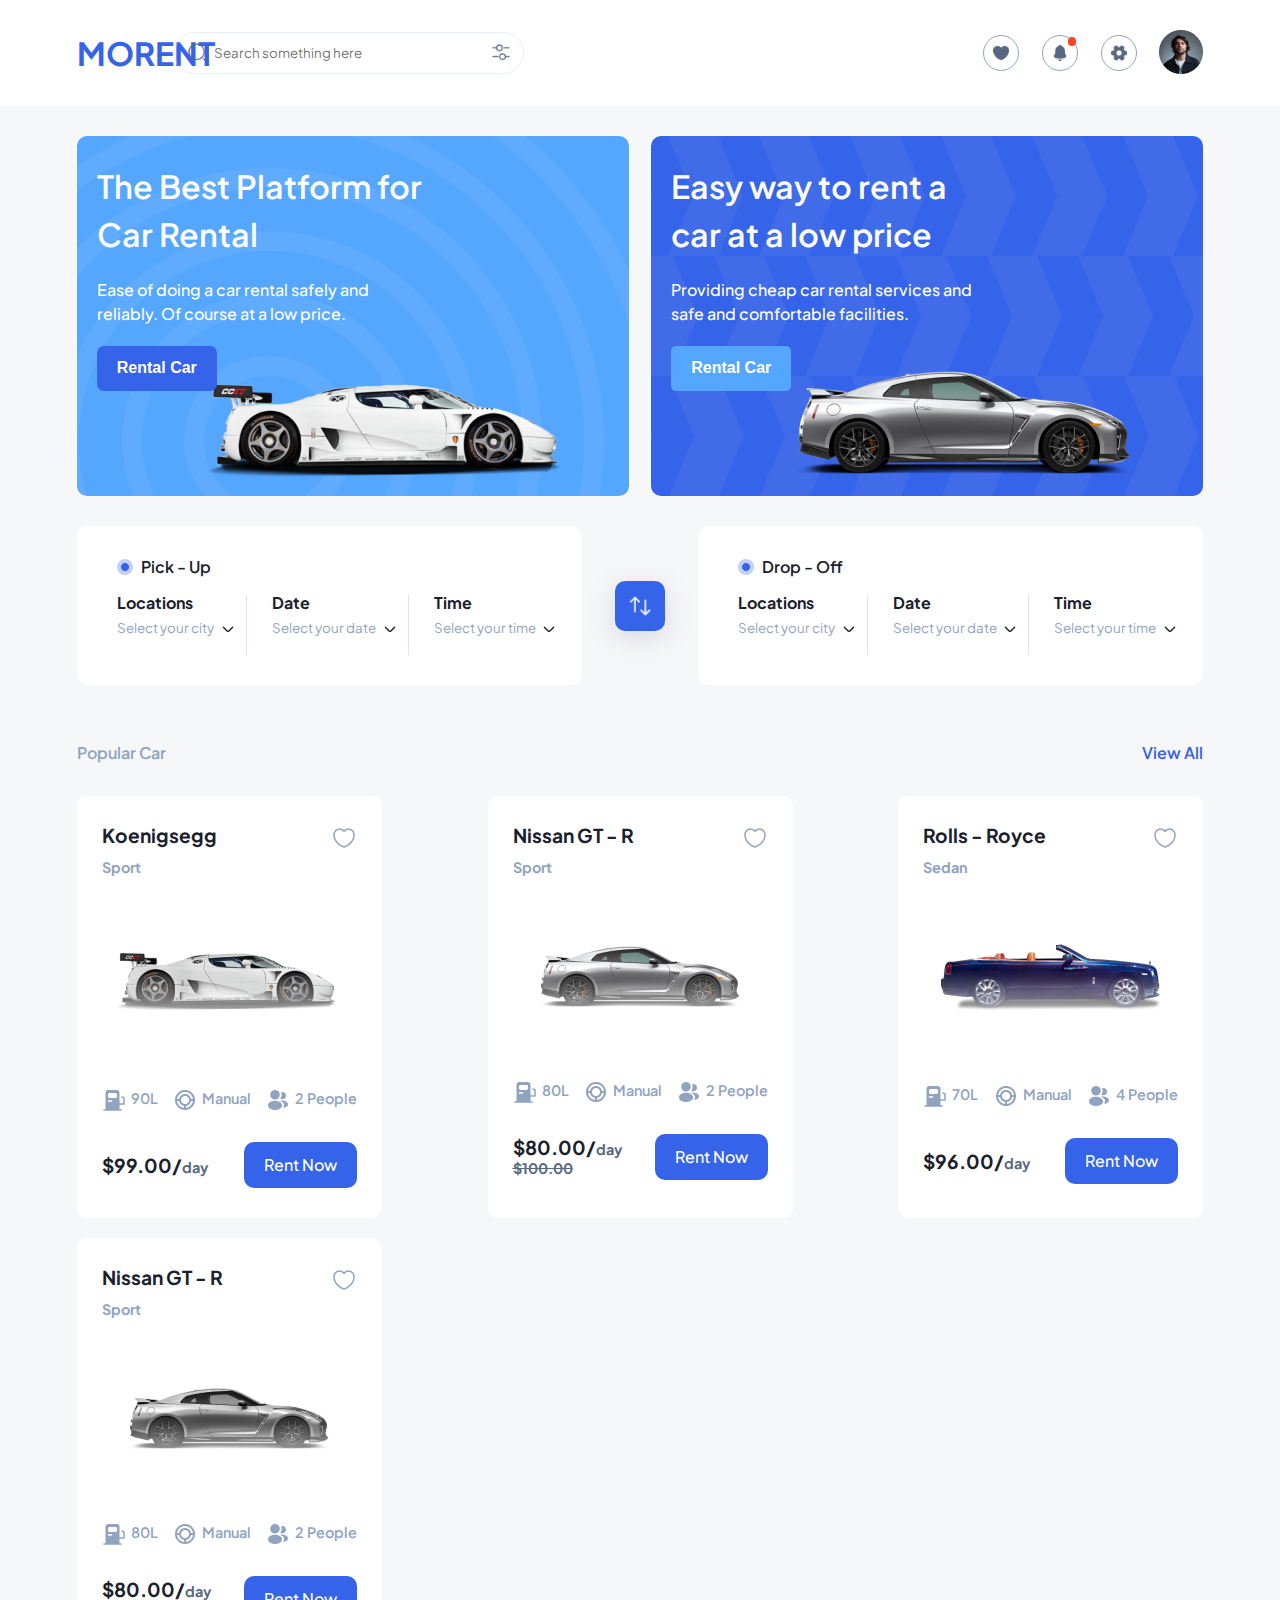
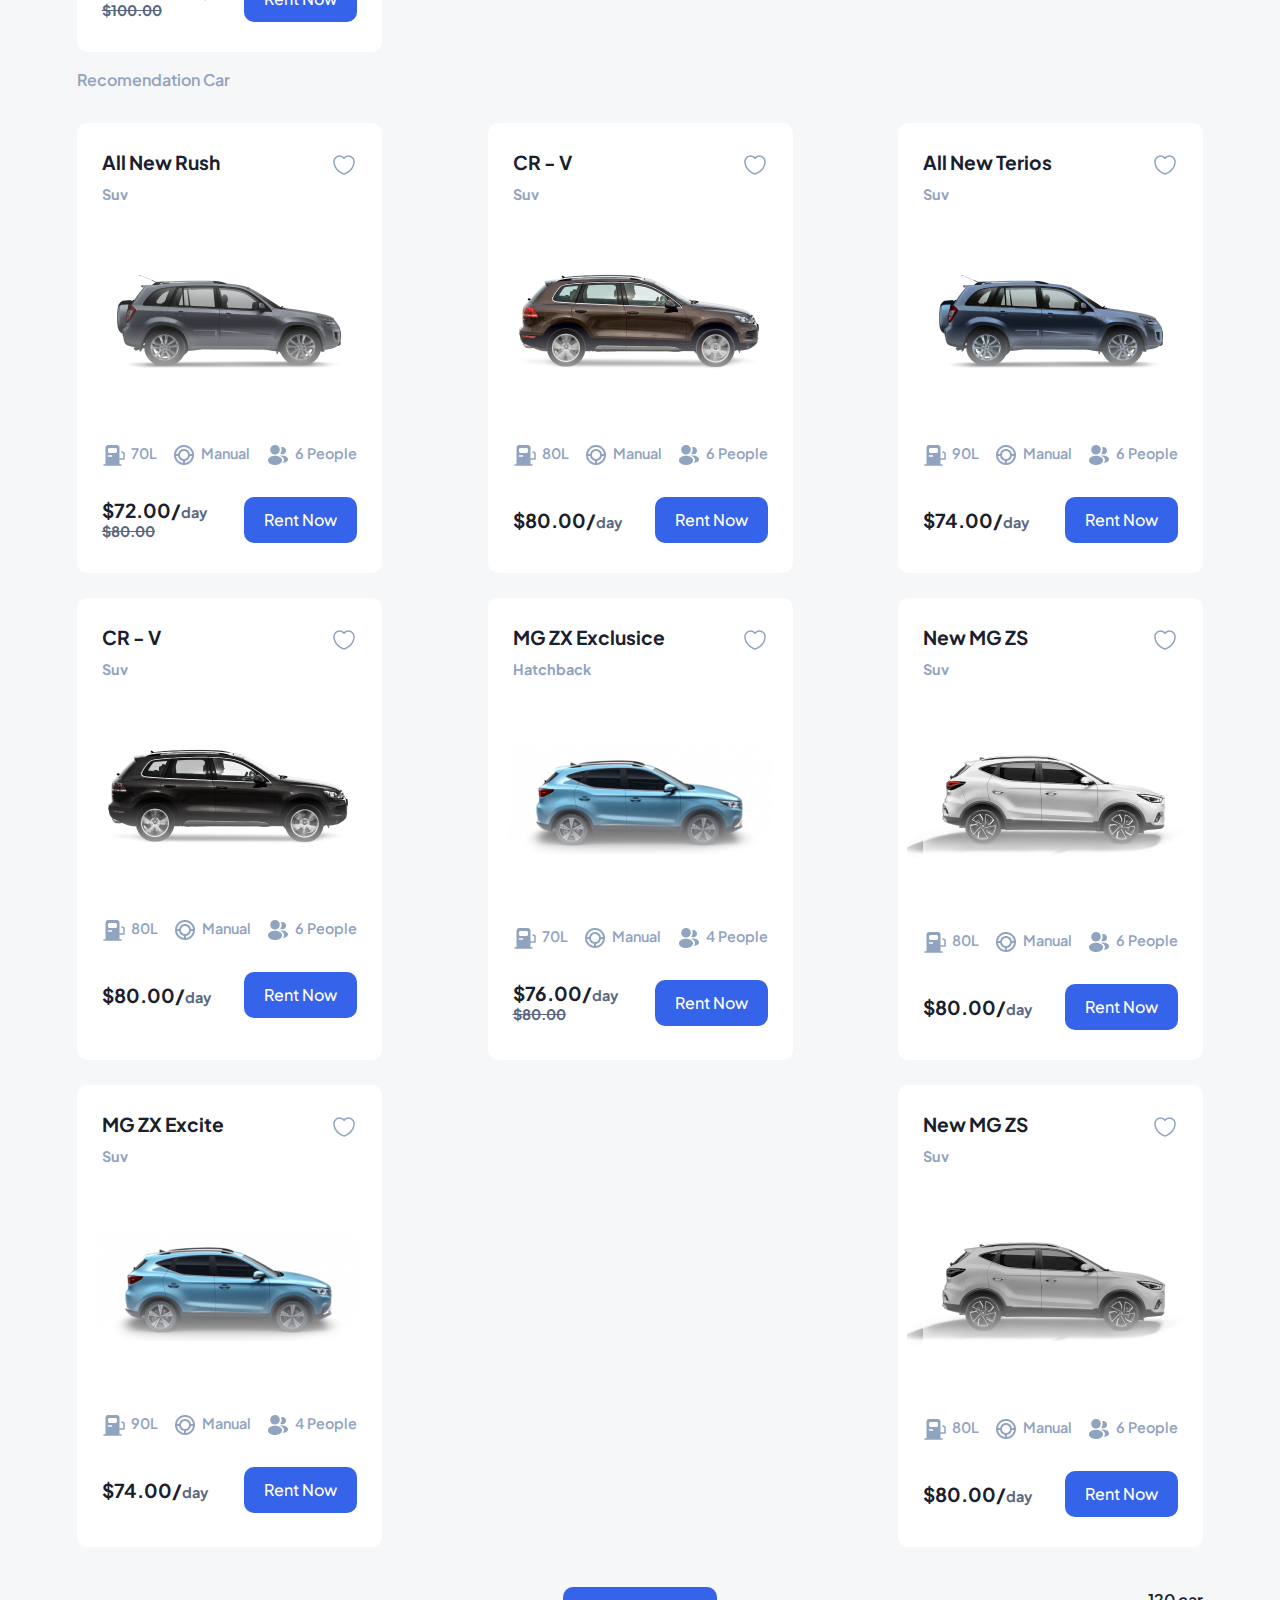
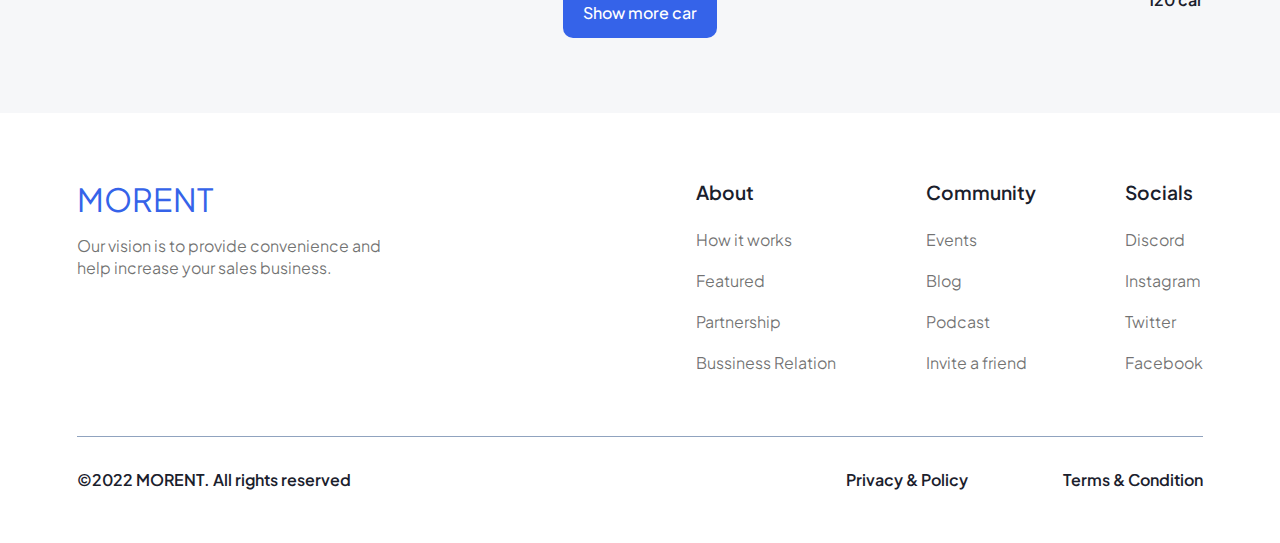
<file: index.html>
<!DOCTYPE html>
<html lang="en">
<head>
    <meta charset="UTF-8">
    <meta name="viewport" content="width=device-width, initial-scale=1.0">
    <title>Home Car Rent</title>
    <!-- Style -->
    <link rel="stylesheet" href="css/style.css">
    <!-- Fonts -->
    <link rel="preconnect" href="https://fonts.googleapis.com">
    <link rel="preconnect" href="https://fonts.gstatic.com" crossorigin>
    <link href="https://fonts.googleapis.com/css2?family=Plus+Jakarta+Sans:ital,wght@0,200..800;1,200..800&display=swap" rel="stylesheet">

    <link
    rel="stylesheet"
    href="https://cdnjs.cloudflare.com/ajax/libs/animate.css/4.1.1/animate.min.css"
  />
</head>
<body>
    
    <!-- Header -->
    <section id="header" class="header">
        <div class="top-bar">
            <h1>MORENT</h1>

            <div class="search">
                <div class="icon">
                    <img src="assets/icon/search-normal.png" alt="search">
                </div>
                <input type="text" name="search" id="search" placeholder="Search something here">
                <div class="icon">
                    <img src="assets/icon/filter.png" alt="filter">
                </div>
            </div>

            <div class="profile-notification">
                <div class="icon">
                    <img src="assets/icon/heart.png" alt="heart">
                </div>
                <div class="icon">
                    <div class="notification-dot"></div>
                    <img src="assets/icon/notification.png" alt="notification">
                </div>
                <div class="icon">
                    <img src="assets/icon/setting.png" alt="setting">
                </div>
                <div class="profile">
                    <img src="assets/img/profil.png" alt="profile">
                </div>
            </div>
        </div>

        <div class="extra-bar">
            <div class="search-bar">
                <div class="icon">
                    <img src="assets/icon/search-normal.png" alt="search">
                </div>
                <input type="text" name="search" id="search" placeholder="Search something here">
            </div>
            <div class="filter-icon">
                <img src="assets/icon/filter.png" alt="filter">
            </div>
        </div>
    </section>

    <!-- Content -->
     <section id="content" class="content">
        <!-- Ads Group -->
        <div class="ads-group">
            <div class="ads-card1">
                <div class="text">
                    <h1>The Best Platform for Car Rental</h1>
                    <p>Ease of doing a car rental safely and reliably. Of course at a low price.</p>
                    <button>Rental Car</button>
                </div>
            </div>
            <div class="ads-card2">
                <div class="text">
                    <h1>Easy way to rent a car at a low price</h1>
                    <p>Providing cheap car rental services and safe and comfortable facilities.</p>
                    <button>Rental Car</button>
                </div>
            </div>
        </div>

        <!-- Pick Drop -->
        <div class="pick-drop">
            <div class="pick-drop-group">
                <div class="row1">
                    <img src="assets/icon/mark.png" class="mark">
                    <p>Pick - Up</p>
                    <div class="card">
                        <div class="location">
                            <h1>Locations</h1>
                            <select name="" id="" class="select1">
                                <option value="">Select your city</option>
                            </select>

                            <!-- Select Mobile Responsive -->
                            <select name="" id="" class="select2">
                                <option value="">City</option>
                            </select>
                            <img src="assets/icon/arrow-down.png">
                        </div>
                        <div class="date">
                            <h1>Date</h1>
                            <select name="" id="" class="select1">
                                <option value="">Select your date</option>
                            </select>
                            <select name="" id="" class="select2">
                                <option value="">Date</option>
                            </select>
                            <img src="assets/icon/arrow-down.png">
                        </div>
                        <div class="time">
                            <h1>Time</h1>
                            <select name="" id="" class="select1">
                                <option value="">Select your time</option>
                            </select>
                            <select name="" id="" class="select2">
                                <option value="">Time</option>
                            </select>
                            <img src="assets/icon/arrow-down.png">
                        </div>
                    </div>
                </div>
                    <div class="icon"><img src="assets/icon/Swap.png"></div>
                <div class="row2">
                    <img src="assets/icon/mark.png" class="mark">
                    <p>Drop - Off</p>
                    <div class="card">
                        <div class="location">
                        <h1>Locations</h1>
                        <select name="" id="" class="select1">
                            <option value="">Select your city</option>
                        </select>
                        <select name="" id="" class="select2">
                            <option value="">City</option>
                        </select>
                        <img src="assets/icon/arrow-down.png">
                    </div>
                    <div class="date">
                        <h1>Date</h1>
                        <select name="" id="" class="select1">
                            <option value="">Select your date</option>
                        </select>
                        <select name="" id="" class="select2">
                            <option value="">Date</option>
                        </select>
                        <img src="assets/icon/arrow-down.png">
                    </div>
                    <div class="time">
                        <h1>Time</h1>
                        <select name="" id="" class="select1">
                            <option value="">Select your time</option>
                        </select>
                        <select name="" id="" class="select2">
                            <option value="">Time</option>
                        </select>
                        <img src="assets/icon/arrow-down.png">
                    </div>
                </div>
            </div>
        </div>

        <!-- Catalog Car -->
         <div class="catalog-car">

            <!-- Popular -->
             <div class="popular">
                 <p>Popular Car</p>
                 <a href="">View All</a>
             </div>
            <div class="popular-car">
                <div class="card">
                    <div class="header-card">
                        <h1>Koenigsegg</h1>
                        <div class="like"></div>
                        <div class="clear"></div>
                        <p>Sport</p>
                    </div>
                    <div class="image-car">
                        <a href="detail.html">
                            <img src="assets/img/car/shadow.png" class="shadow">
                            <img src="assets/img/car/car.png" alt="car" class="car">
                        </a>
                    </div>
                    <div class="spesification">
                        <div class="gasoline">
                            <img src="assets/icon/gas-station.png" alt="gasoline">
                            <p>90L</p>
                        </div>
                        <div class="car">
                            <img src="assets/icon/Car.png" alt="car">
                            <p>Manual</p>
                        </div>
                        <div class="capacity">
                            <img src="assets/icon/profile-2user.png" alt="gasoline">
                            <p>2 People</p>
                        </div>
                    </div>
                    <div class="footer-card">
                        <h1>$99.00/<span>day</span></h1>
                        <a href="payment.html">Rent Now</a>
                    </div>
                </div>
                <div class="card">
                    <div class="header-card">
                        <h1>Nissan GT - R</h1>
                        <div class="like"></div>
                        <div class="clear"></div>
                        <p>Sport</p>
                    </div>
                    <div class="image-car">
                        <a href="detail.html">
                            <img src="assets/img/car/shadow.png" class="shadow">
                            <img src="assets/img/car/car-1.png" alt="car" class="car">
                        </a>
                    </div>
                    <div class="spesification">
                        <div class="gasoline">
                            <img src="assets/icon/gas-station.png" alt="gasoline">
                            <p>80L</p>
                        </div>
                        <div class="car">
                            <img src="assets/icon/Car.png" alt="car">
                            <p>Manual</p>
                        </div>
                        <div class="capacity">
                            <img src="assets/icon/profile-2user.png" alt="gasoline">
                            <p>2 People</p>
                        </div>
                    </div>
                    <div class="footer-card">
                        <h1>$80.00/<span>day<br><span class="strike">$100.00</span></span></h1>
                        <a href="payment.html">Rent Now</a>
                    </div>
                </div>
                <div class="card">
                    <div class="header-card">
                        <h1>Rolls - Royce</h1>
                        <div class="like"></div>
                        <div class="clear"></div>
                        <p>Sedan</p>
                    </div>
                    <div class="image-car">
                        <a href="detail.html">
                            <img src="assets/img/car/shadow.png" class="shadow">
                            <img src="assets/img/car/car-2.png" alt="car" class="car">
                        </a>
                    </div>
                    <div class="spesification">
                        <div class="gasoline">
                            <img src="assets/icon/gas-station.png" alt="gasoline">
                            <p>70L</p>
                        </div>
                        <div class="car">
                            <img src="assets/icon/Car.png" alt="car">
                            <p>Manual</p>
                        </div>
                        <div class="capacity">
                            <img src="assets/icon/profile-2user.png" alt="gasoline">
                            <p>4 People</p>
                        </div>
                    </div>
                    <div class="footer-card">
                        <h1>$96.00/<span>day</span></h1>
                        <a href="payment.html">Rent Now</a>
                    </div>
                </div>
                <div class="card">
                    <div class="header-card">
                        <h1>Nissan GT - R</h1>
                        <div class="like"></div>
                        <div class="clear"></div>
                        <p>Sport</p>
                    </div>
                    <div class="image-car">
                        <a href="detail.html">
                            <img src="assets/img/car/shadow.png" class="shadow">
                            <img src="assets/img/car/car-3.png" alt="car" class="car">
                        </a>
                    </div>
                    <div class="spesification">
                        <div class="gasoline">
                            <img src="assets/icon/gas-station.png" alt="gasoline">
                            <p>80L</p>
                        </div>
                        <div class="car">
                            <img src="assets/icon/Car.png" alt="car">
                            <p>Manual</p>
                        </div>
                        <div class="capacity">
                            <img src="assets/icon/profile-2user.png" alt="gasoline">
                            <p>2 People</p>
                        </div>
                    </div>
                    <div class="footer-card">
                        <h1>$80.00/<span>day<br><span class="strike">$100.00</span></span></h1>
                        <a href="payment.html">Rent Now</a>
                    </div>
                </div>
            </div>

            <!-- Recomendation -->
            <div class="recomendation">
                <p>Recomendation Car</p>
            </div>
            <div class="recomendation-car">
                <div class="card">
                    <div class="header-card">
                        <h1>All New Rush</h1>
                        <div class="like"></div>
                        <div class="clear"></div>
                        <p>Suv</p>
                    </div>
                    <div class="group">
                        <div class="image-car">
                            <a href="detail.html">
                                <img src="assets/img/car/shadow.png" class="shadow">
                                <img src="assets/img/car/car-4.png" alt="car" class="car">
                            </a>
                        </div>
                        <div class="spesification">
                            <div class="gasoline">
                                <img src="assets/icon/gas-station.png" alt="gasoline">
                                <p>70L</p>
                            </div>
                            <div class="car">
                                <img src="assets/icon/Car.png" alt="car">
                                <p>Manual</p>
                            </div>
                            <div class="capacity">
                                <img src="assets/icon/profile-2user.png" alt="gasoline">
                                <p>6 People</p>
                            </div>
                        </div>
                    </div>
                    <div class="footer-card">
                        <h1>$72.00/<span>day<br><span class="strike">$80.00</span></span></h1>
                        <a href="payment.html">Rent Now</a>
                    </div>
                </div>
                <div class="card">
                    <div class="header-card">
                        <h1>CR  - V</h1>
                        <div class="like"></div>
                        <div class="clear"></div>
                        <p>Suv</p>
                    </div>
                    <div class="group">
                        <div class="image-car">
                            <a href="detail.html">
                                <img src="assets/img/car/shadow.png" class="shadow">
                                <img src="assets/img/car/car-5.png" alt="car" class="car">
                            </a>
                        </div>
                        <div class="spesification">
                            <div class="gasoline">
                                <img src="assets/icon/gas-station.png" alt="gasoline">
                                <p>80L</p>
                            </div>
                            <div class="car">
                                <img src="assets/icon/Car.png" alt="car">
                                <p>Manual</p>
                            </div>
                            <div class="capacity">
                                <img src="assets/icon/profile-2user.png" alt="gasoline">
                                <p>6 People</p>
                            </div>
                        </div>
                    </div>
                    <div class="footer-card">
                        <h1>$80.00/<span>day</span></h1>
                        <a href="payment.html">Rent Now</a>
                    </div>
                </div>
                <div class="card">
                    <div class="header-card">
                        <h1>All New Terios</h1>
                        <div class="like"></div>
                        <div class="clear"></div>
                        <p>Suv</p>
                    </div>
                    <div class="group">
                        <div class="image-car">
                            <a href="detail.html">
                                <img src="assets/img/car/shadow.png" class="shadow">
                                <img src="assets/img/car/car-6.png" alt="car" class="car">
                            </a>
                        </div>
                        <div class="spesification">
                            <div class="gasoline">
                                <img src="assets/icon/gas-station.png" alt="gasoline">
                                <p>90L</p>
                            </div>
                            <div class="car">
                                <img src="assets/icon/Car.png" alt="car">
                                <p>Manual</p>
                            </div>
                            <div class="capacity">
                                <img src="assets/icon/profile-2user.png" alt="gasoline">
                                <p>6 People</p>
                            </div>
                        </div>
                    </div>
                    <div class="footer-card">
                        <h1>$74.00/<span>day</span></h1>
                        <a href="payment.html">Rent Now</a>
                    </div>
                </div>
                <div class="card">
                    <div class="header-card">
                        <h1>CR  - V</h1>
                        <div class="like"></div>
                        <div class="clear"></div>
                        <p>Suv</p>
                    </div>
                    <div class="group">
                        <div class="image-car">
                            <a href="detail.html">
                                <img src="assets/img/car/shadow.png" class="shadow">
                                <img src="assets/img/car/car-7.png" alt="car" class="car">
                            </a>
                        </div>
                        <div class="spesification">
                            <div class="gasoline">
                                <img src="assets/icon/gas-station.png" alt="gasoline">
                                <p>80L</p>
                            </div>
                            <div class="car">
                                <img src="assets/icon/Car.png" alt="car">
                                <p>Manual</p>
                            </div>
                            <div class="capacity">
                                <img src="assets/icon/profile-2user.png" alt="gasoline">
                                <p>6 People</p>
                            </div>
                        </div>
                    </div>
                    <div class="footer-card">
                        <h1>$80.00/<span>day</span></h1>
                        <a href="payment.html">Rent Now</a>
                    </div>
                </div>
                <div class="card">
                    <div class="header-card">
                        <h1>MG ZX Exclusice</h1>
                        <div class="like"></div>
                        <div class="clear"></div>
                        <p>Hatchback</p>
                    </div>
                    <div class="group">
                        <div class="image-car">
                            <a href="detail.html">
                                <img src="assets/img/car/shadow.png" class="shadow">
                                <img src="assets/img/car/car-8.png" alt="car" class="car">
                            </a>
                        </div>
                        <div class="spesification">
                            <div class="gasoline">
                                <img src="assets/icon/gas-station.png" alt="gasoline">
                                <p>70L</p>
                            </div>
                            <div class="car">
                                <img src="assets/icon/Car.png" alt="car">
                                <p>Manual</p>
                            </div>
                            <div class="capacity">
                                <img src="assets/icon/profile-2user.png" alt="gasoline">
                                <p>4 People</p>
                            </div>
                        </div>
                    </div>
                    <div class="footer-card">
                        <h1>$76.00/<span>day<br><span class="strike">$80.00</span></span></h1>
                        <a href="payment.html">Rent Now</a>
                    </div>
                </div>
                <div class="card">
                    <div class="header-card">
                        <h1>New MG ZS</h1>
                        <div class="like"></div>
                        <div class="clear"></div>
                        <p>Suv</p>
                    </div>
                    <div class="group">
                        <div class="image-car">
                            <a href="detail.html">
                                <img src="assets/img/car/shadow.png" class="shadow">
                                <img src="assets/img/car/car-9.png" alt="car" class="car">
                            </a>
                        </div>
                        <div class="spesification">
                            <div class="gasoline">
                                <img src="assets/icon/gas-station.png" alt="gasoline">
                                <p>80L</p>
                            </div>
                            <div class="car">
                                <img src="assets/icon/Car.png" alt="car">
                                <p>Manual</p>
                            </div>
                            <div class="capacity">
                                <img src="assets/icon/profile-2user.png" alt="gasoline">
                                <p>6 People</p>
                            </div>
                        </div>
                    </div>
                    <div class="footer-card">
                        <h1>$80.00/<span>day</span></h1>
                        <a href="payment.html">Rent Now</a>
                    </div>
                </div>
                <div class="card">
                    <div class="header-card">
                        <h1>MG ZX Excite</h1>
                        <div class="like"></div>
                        <div class="clear"></div>
                        <p>Suv</p>
                    </div>
                    <div class="group">
                        <div class="image-car">
                            <a href="detail.html">
                                <img src="assets/img/car/shadow.png" class="shadow">
                                <img src="assets/img/car/car-10.png" alt="car" class="car">
                            </a>
                        </div>
                        <div class="spesification">
                            <div class="gasoline">
                                <img src="assets/icon/gas-station.png" alt="gasoline">
                                <p>90L</p>
                            </div>
                            <div class="car">
                                <img src="assets/icon/Car.png" alt="car">
                                <p>Manual</p>
                            </div>
                            <div class="capacity">
                                <img src="assets/icon/profile-2user.png" alt="gasoline">
                                <p>4 People</p>
                            </div>
                        </div>
                    </div>
                    <div class="footer-card">
                        <h1>$74.00/<span>day</span></h1>
                        <a href="payment.html">Rent Now</a>
                    </div>
                </div>
                <div class="card">
                    <div class="header-card">
                        <h1>New MG ZS</h1>
                        <div class="like"></div>
                        <div class="clear"></div>
                        <p>Suv</p>
                    </div>
                    <div class="group">
                        <div class="image-car">
                            <a href="detail.html">
                                <img src="assets/img/car/shadow.png" class="shadow">
                                <img src="assets/img/car/car-11.png" alt="car" class="car">
                            </a>
                        </div>
                        <div class="spesification">
                            <div class="gasoline">
                                <img src="assets/icon/gas-station.png" alt="gasoline">
                                <p>80L</p>
                            </div>
                            <div class="car">
                                <img src="assets/icon/Car.png" alt="car">
                                <p>Manual</p>
                            </div>
                            <div class="capacity">
                                <img src="assets/icon/profile-2user.png" alt="gasoline">
                                <p>6 People</p>
                            </div>
                        </div>
                    </div>
                    <div class="footer-card">
                        <h1>$80.00/<span>day</span></h1>
                        <a href="payment.html">Rent Now</a>
                    </div>
                </div>
            </div>
         </div>

         <div class="show-more">
            <a href="category.html">Show more car</a>
        </div>
        <p class="number-of-cars">120 car</p>
     </section>

     <!-- Footer -->
     <section id="footer" class="footer">
        <div class="group">
            <div class="logo">
                <h1>MORENT</h1>
                <p>Our vision is to provide convenience and help increase your sales business.</p>
            </div>
            <div class="link">
                <div class="about">
                    <h2>About</h2>
                    <a href="#">How it works</a>
                    <a href="#">Featured</a>
                    <a href="#">Partnership</a>
                    <a href="#">Bussiness Relation</a>
                </div>
                <div class="community">
                    <h2>Community</h2>
                    <a href="#">Events</a>
                    <a href="#">Blog</a>
                    <a href="#">Podcast</a>
                    <a href="#">Invite a friend</a>
                </div>
                <div class="about">
                    <h2>Socials</h2>
                    <a href="#">Discord</a>
                    <a href="#">Instagram</a>
                    <a href="#">Twitter</a>
                    <a href="#">Facebook</a>
                </div>
            </div>
        </div>

        <div class="line"></div>

        <div class="copyright">
            <p>&copy;2022 MORENT. All rights reserved</p>
            <p>Privacy & Policy</p>
            <p>Terms & Condition</p>
        </div>

        </div>
     </section>
     <script src="js/script-index.js"></script>
</body>
</html>
</file>
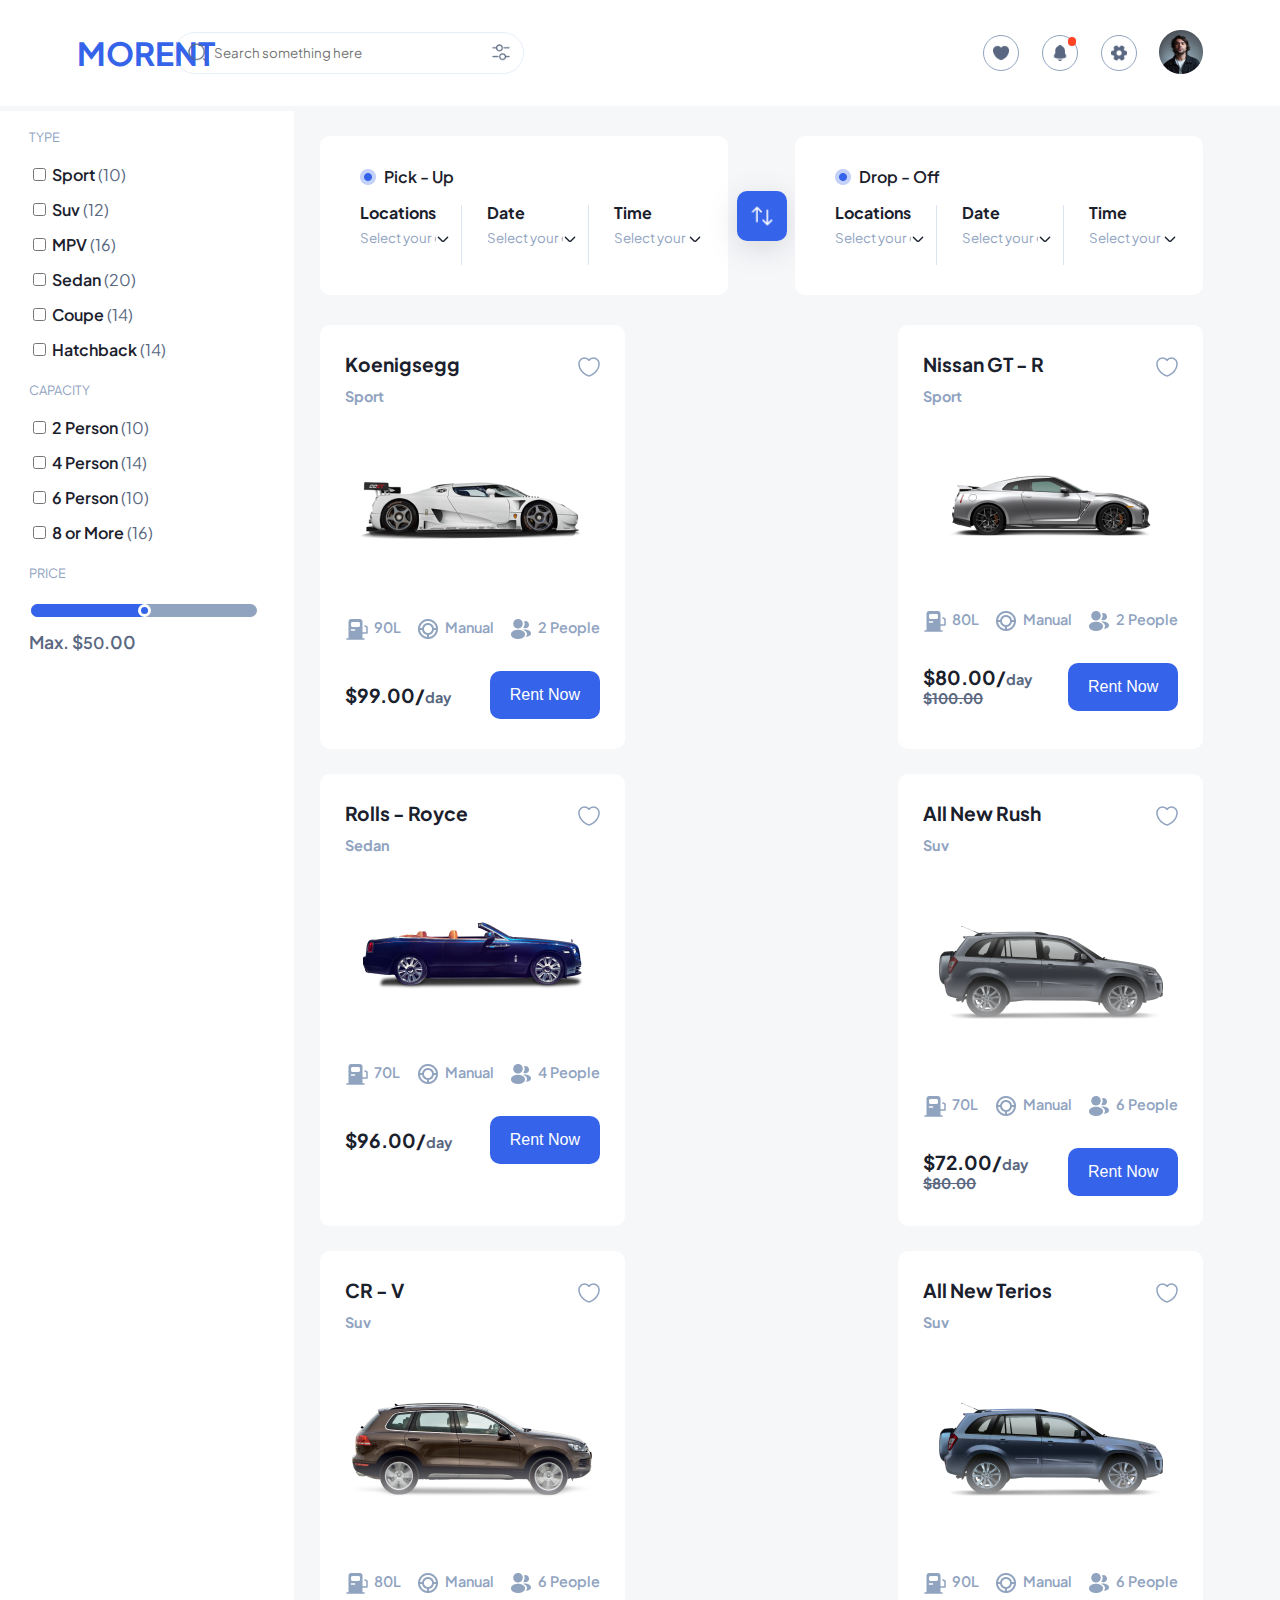
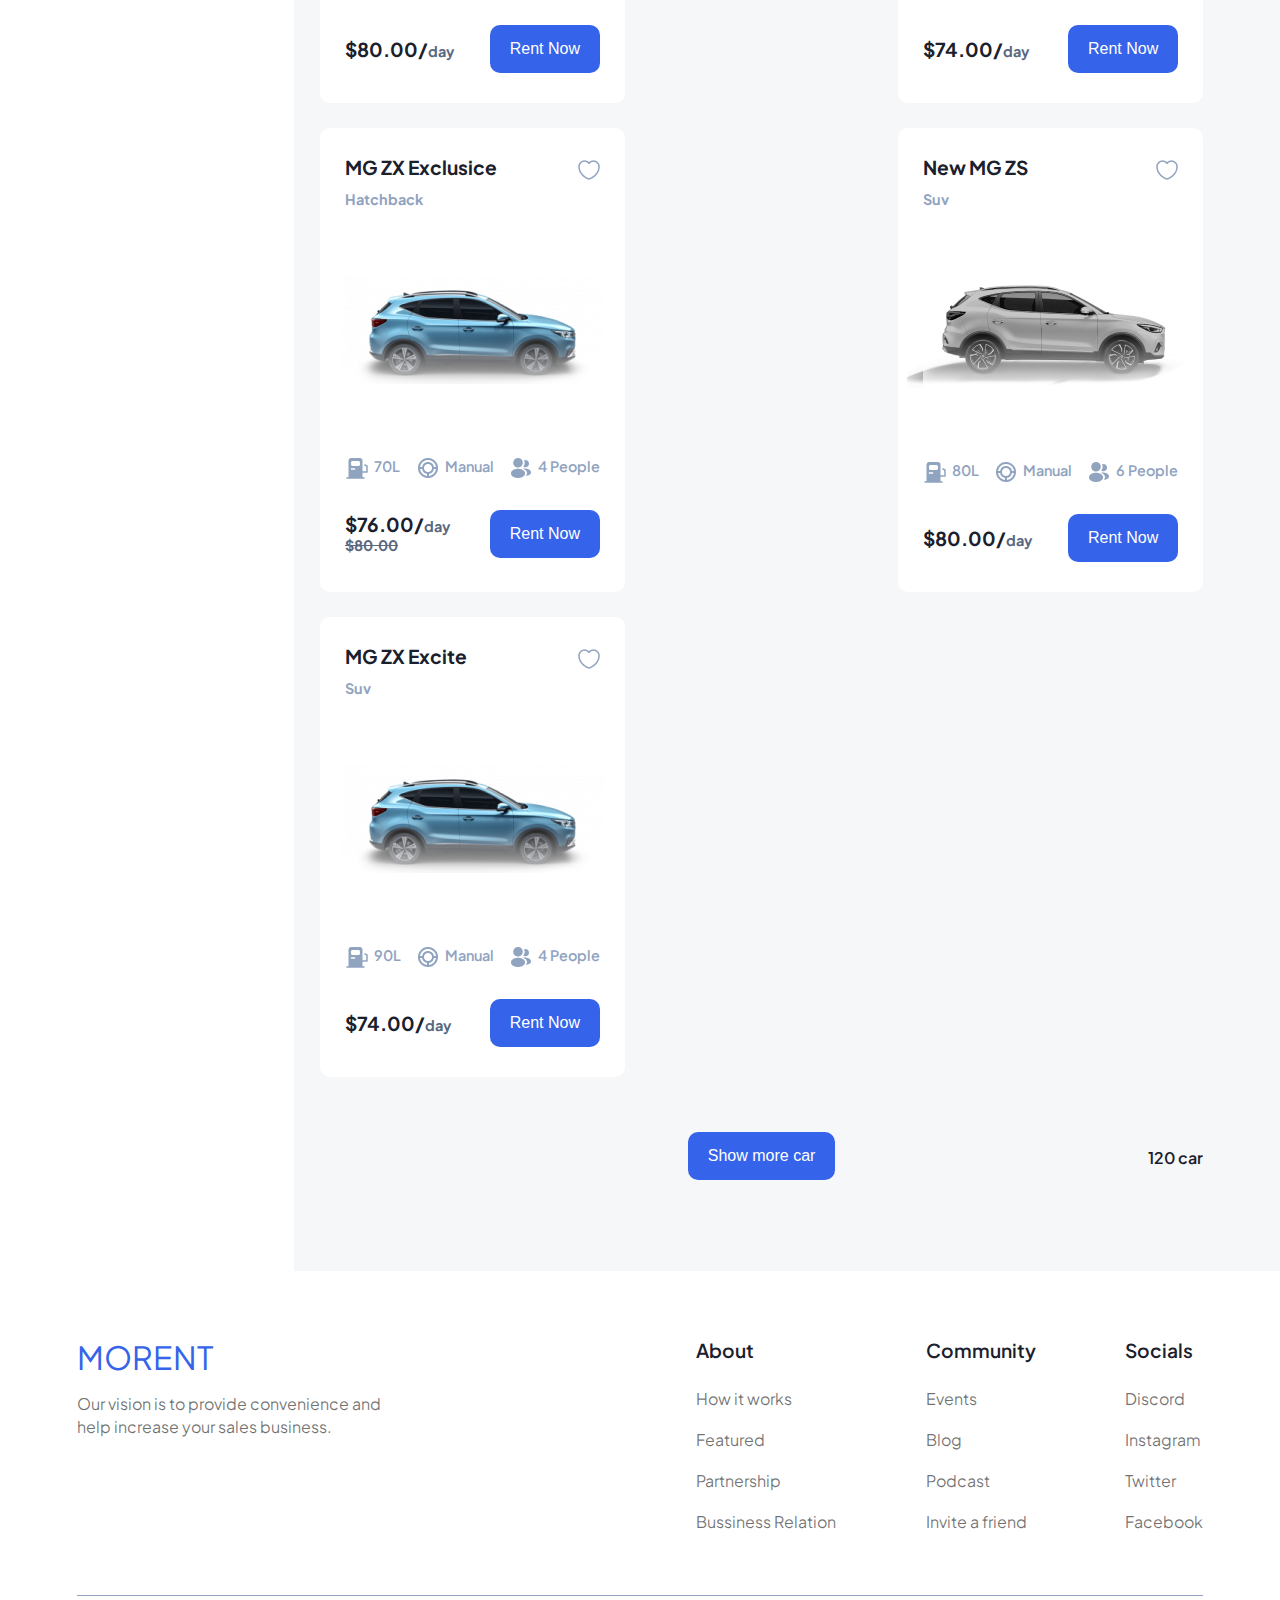
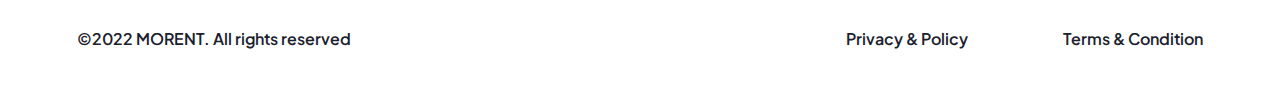
<file: category.html>
<!DOCTYPE html>
<html lang="en">
<head>
    <meta charset="UTF-8">
    <meta name="viewport" content="width=device-width, initial-scale=1.0">
    <title>Home Car Rent</title>
    <!-- Style -->
    <link rel="stylesheet" href="css/category.css">
    <!-- Fonts -->
    <link rel="preconnect" href="https://fonts.googleapis.com">
    <link rel="preconnect" href="https://fonts.gstatic.com" crossorigin>
    <link href="https://fonts.googleapis.com/css2?family=Plus+Jakarta+Sans:ital,wght@0,200..800;1,200..800&display=swap" rel="stylesheet">
</head>
<body>
    
    <!-- Header -->
    <section id="header" class="header">
        <div class="top-bar">
            <h1>MORENT</h1>

            <div class="search">
                <div class="icon">
                    <img src="assets/icon/search-normal.png" alt="search">
                </div>
                <input type="text" name="search" id="search" placeholder="Search something here">
                <div class="icon">
                    <img src="assets/icon/filter.png" alt="filter">
                </div>
            </div>

            <div class="profile-notification">
                <div class="icon">
                    <img src="assets/icon/heart.png" alt="heart">
                </div>
                <div class="icon">
                    <div class="notification-dot"></div>
                    <img src="assets/icon/notification.png" alt="notification">
                </div>
                <div class="icon">
                    <img src="assets/icon/setting.png" alt="setting">
                </div>
                <div class="profile">
                    <img src="assets/img/profil.png" alt="profile">
                </div>
            </div>
        </div>

        <div class="extra-bar">
            <div class="search-bar">
                <div class="icon">
                    <img src="assets/icon/search-normal.png" alt="search">
                </div>
                <input type="text" name="search" id="search" placeholder="Search something here">
            </div>
            <div class="filter-icon">
                <img src="assets/icon/filter.png" alt="filter">
            </div>
        </div>
    </section>

    <div class="container">
        <section class="navbar-side" id="navbar-side">
            <div class="type">
                <h3>TYPE</h3>
                <div class="selection">
                    <input type="checkbox" id="sport">                
                    <a href="#"><label for="sport">Sport</a></label><span> (10)</span>
                </div>
                <div class="selection">
                    <input type="checkbox" id="suv">
                    <a href="#"><label for="suv">Suv</a></label><span> (12)</span>
                </div>
                <div class="selection">
                    <input type="checkbox" id="mpv">
                    <a href="#"><label for="mpv">MPV</a></label><span> (16)</span>
                </div>
                <div class="selection">
                    <input type="checkbox" id="sedan">
                    <a href="#"><label for="sedan">Sedan</a></label><span> (20)</span>
                </div>
                <div class="selection">
                    <input type="checkbox" id="coupe">
                    <a href="#"><label for="coupe">Coupe</a></label><span> (14)</span>
                </div>
                <div class="selection">
                    <input type="checkbox" id="hatchback">
                    <a href="#"><label for="hatchback">Hatchback</a></label><span> (14)</span>
                </div>
            </div>
            <div class="capacity">
                <h3>CAPACITY</h3>
                <div class="selection">
                    <input type="checkbox" id="2person">                
                    <a href="#"><label for="2person">2 Person</a></label><span> (10)</span>
                </div>
                <div class="selection">
                    <input type="checkbox" id="4person">                
                    <a href="#"><label for="4person">4 Person</a></label><span> (14)</span>
                </div>
                <div class="selection">
                    <input type="checkbox" id="6person">                
                    <a href="#"><label for="6person">6 Person</a></label><span> (10)</span>
                </div>
                <div class="selection">
                    <input type="checkbox" id="8person">                
                    <a href="#"><label for="8person">8 or More</a></label><span> (16)</span>
                </div>
            </div>
            <div class="price">
                <h3>PRICE</h3>
                <input type="range" min="0" max="100">
                <p>Max. $<span>50</span>.00</p>
            </div>
        </section>
    
        <!-- Content -->
         <section id="content" class="content">
    
        <!-- Pick Drop -->
        <div class="pick-drop">
            <div class="pick-drop-group">
                <div class="row1">
                    <img src="assets/icon/mark.png" class="mark">
                    <p>Pick - Up</p>
                    <div class="card">
                        <div class="location">
                            <h1>Locations</h1>
                            <select name="" id="" class="select1">
                                <option value="">Select your city</option>
                            </select>
                            <select name="" id="" class="select2">
                                <option value="">City</option>
                            </select>
                            <img src="assets/icon/arrow-down.png">
                        </div>
                        <div class="date">
                            <h1>Date</h1>
                            <select name="" id="" class="select1">
                                <option value="">Select your date</option>
                            </select>
                            <select name="" id="" class="select2">
                                <option value="">Date</option>
                            </select>
                            <img src="assets/icon/arrow-down.png">
                        </div>
                        <div class="time">
                            <h1>Time</h1>
                            <select name="" id="" class="select1">
                                <option value="">Select your time</option>
                            </select>
                            <select name="" id="" class="select2">
                                <option value="">Time</option>
                            </select>
                            <img src="assets/icon/arrow-down.png">
                        </div>
                    </div>
                </div>
                    <div class="icon"><img src="assets/icon/Swap.png"></div>
                <div class="row2">
                    <img src="assets/icon/mark.png" class="mark">
                    <p>Drop - Off</p>
                    <div class="card">
                        <div class="location">
                        <h1>Locations</h1>
                        <select name="" id="" class="select1">
                            <option value="">Select your city</option>
                        </select>

                        <!-- Select Mobile Responsive -->
                        <select name="" id="" class="select2">
                            <option value="">City</option>
                        </select>
                        <img src="assets/icon/arrow-down.png">
                    </div>
                    <div class="date">
                        <h1>Date</h1>
                        <select name="" id="" class="select1">
                            <option value="">Select your date</option>
                        </select>
                        <select name="" id="" class="select2">
                            <option value="">Date</option>
                        </select>
                        <img src="assets/icon/arrow-down.png">
                    </div>
                    <div class="time">
                        <h1>Time</h1>
                        <select name="" id="" class="select1">
                            <option value="">Select your time</option>
                        </select>
                        <select name="" id="" class="select2">
                            <option value="">Time</option>
                        </select>
                        <img src="assets/icon/arrow-down.png">
                    </div>
                </div>
            </div>
        </div>
    
            <!-- Catalog Car -->
             <div class="catalog-car">
                <div class="recomendation-car">
                    <div class="card">
                        <div class="header-card">
                            <h1>Koenigsegg</h1>
                            <div class="like"></div>
                            <div class="clear"></div>
                            <p>Sport</p>
                        </div>
                        <div class="group">
                            <div class="image-car">
                                <a href="detail.html">
                                    <img src="assets/img/car/shadow.png" class="shadow">
                                    <img src="assets/img/car/car.png" alt="car" class="car">
                                </a>
                            </div>
                            <div class="spesification">
                                <div class="gasoline">
                                    <img src="assets/icon/gas-station.png" alt="gasoline">
                                    <p>90L</p>
                                </div>
                                <div class="car">
                                    <img src="assets/icon/Car.png" alt="car">
                                    <p>Manual</p>
                                </div>
                                <div class="capacity">
                                    <img src="assets/icon/profile-2user.png" alt="gasoline">
                                    <p>2 People</p>
                                </div>
                            </div>
                        </div>
                        <div class="footer-card">
                            <h1>$99.00/<span>day</span></h1>
                            <button>Rent Now</button>
                        </div>
                    </div>
                    <div class="card">
                        <div class="header-card">
                            <h1>Nissan GT - R</h1>
                            <div class="like"></div>
                            <div class="clear"></div>
                            <p>Sport</p>
                        </div>
                        <div class="group">
                            <div class="image-car">
                                <a href="detail.html">
                                    <img src="assets/img/car/shadow.png" class="shadow">
                                    <img src="assets/img/car/car-1.png" alt="car" class="car">
                                </a>
                            </div>
                            <div class="spesification">
                                <div class="gasoline">
                                    <img src="assets/icon/gas-station.png" alt="gasoline">
                                    <p>80L</p>
                                </div>
                                <div class="car">
                                    <img src="assets/icon/Car.png" alt="car">
                                    <p>Manual</p>
                                </div>
                                <div class="capacity">
                                    <img src="assets/icon/profile-2user.png" alt="gasoline">
                                    <p>2 People</p>
                                </div>
                            </div>
                        </div>
                        <div class="footer-card">
                            <h1>$80.00/<span>day<br><span class="strike">$100.00</span></span></h1>
                            <button>Rent Now</button>
                        </div>
                    </div>
                    <div class="card">
                        <div class="header-card">
                            <h1>Rolls - Royce</h1>
                            <div class="like"></div>
                            <div class="clear"></div>
                            <p>Sedan</p>
                        </div>
                        <div class="group">
                            <div class="image-car">
                                <a href="detail.html">
                                    <img src="assets/img/car/shadow.png" class="shadow">
                                    <img src="assets/img/car/car-2.png" alt="car" class="car">
                                </a>
                            </div>
                            <div class="spesification">
                                <div class="gasoline">
                                    <img src="assets/icon/gas-station.png" alt="gasoline">
                                    <p>70L</p>
                                </div>
                                <div class="car">
                                    <img src="assets/icon/Car.png" alt="car">
                                    <p>Manual</p>
                                </div>
                                <div class="capacity">
                                    <img src="assets/icon/profile-2user.png" alt="gasoline">
                                    <p>4 People</p>
                                </div>
                            </div>
                        </div>
                        <div class="footer-card">
                            <h1>$96.00/<span>day</span></h1>
                            <button>Rent Now</button>
                        </div>
                    </div>
                    <div class="card">
                        <div class="header-card">
                            <h1>All New Rush</h1>
                            <div class="like"></div>
                            <div class="clear"></div>
                            <p>Suv</p>
                        </div>
                        <div class="group">
                            <div class="image-car">
                                <a href="detail.html">
                                    <img src="assets/img/car/shadow.png" class="shadow">
                                    <img src="assets/img/car/car-4.png" alt="car" class="car">
                                </a>
                            </div>
                            <div class="spesification">
                                <div class="gasoline">
                                    <img src="assets/icon/gas-station.png" alt="gasoline">
                                    <p>70L</p>
                                </div>
                                <div class="car">
                                    <img src="assets/icon/Car.png" alt="car">
                                    <p>Manual</p>
                                </div>
                                <div class="capacity">
                                    <img src="assets/icon/profile-2user.png" alt="gasoline">
                                    <p>6 People</p>
                                </div>
                            </div>
                        </div>
                        <div class="footer-card">
                            <h1>$72.00/<span>day<br><span class="strike">$80.00</span></span></h1>
                            <button>Rent Now</button>
                        </div>
                    </div>
                    <div class="card">
                        <div class="header-card">
                            <h1>CR  - V</h1>
                            <div class="like"></div>
                            <div class="clear"></div>
                            <p>Suv</p>
                        </div>
                        <div class="group">
                            <div class="image-car">
                                <a href="detail.html">
                                    <img src="assets/img/car/shadow.png" class="shadow">
                                    <img src="assets/img/car/car-5.png" alt="car" class="car">
                                </a>
                            </div>
                            <div class="spesification">
                                <div class="gasoline">
                                    <img src="assets/icon/gas-station.png" alt="gasoline">
                                    <p>80L</p>
                                </div>
                                <div class="car">
                                    <img src="assets/icon/Car.png" alt="car">
                                    <p>Manual</p>
                                </div>
                                <div class="capacity">
                                    <img src="assets/icon/profile-2user.png" alt="gasoline">
                                    <p>6 People</p>
                                </div>
                            </div>
                        </div>
                        <div class="footer-card">
                            <h1>$80.00/<span>day</span></h1>
                            <button>Rent Now</button>
                        </div>
                    </div>
                    <div class="card">
                        <div class="header-card">
                            <h1>All New Terios</h1>
                            <div class="like"></div>
                            <div class="clear"></div>
                            <p>Suv</p>
                        </div>
                        <div class="group">
                            <div class="image-car">
                                <a href="detail.html">
                                    <img src="assets/img/car/shadow.png" class="shadow">
                                    <img src="assets/img/car/car-6.png" alt="car" class="car">
                                </a>
                            </div>
                            <div class="spesification">
                                <div class="gasoline">
                                    <img src="assets/icon/gas-station.png" alt="gasoline">
                                    <p>90L</p>
                                </div>
                                <div class="car">
                                    <img src="assets/icon/Car.png" alt="car">
                                    <p>Manual</p>
                                </div>
                                <div class="capacity">
                                    <img src="assets/icon/profile-2user.png" alt="gasoline">
                                    <p>6 People</p>
                                </div>
                            </div>
                        </div>
                        <div class="footer-card">
                            <h1>$74.00/<span>day</span></h1>
                            <button>Rent Now</button>
                        </div>
                    </div>
                    <div class="card">
                        <div class="header-card">
                            <h1>MG ZX Exclusice</h1>
                            <div class="like"></div>
                            <div class="clear"></div>
                            <p>Hatchback</p>
                        </div>
                        <div class="group">
                            <div class="image-car">
                                <a href="detail.html">
                                    <img src="assets/img/car/shadow.png" class="shadow">
                                    <img src="assets/img/car/car-8.png" alt="car" class="car">
                                </a>
                            </div>
                            <div class="spesification">
                                <div class="gasoline">
                                    <img src="assets/icon/gas-station.png" alt="gasoline">
                                    <p>70L</p>
                                </div>
                                <div class="car">
                                    <img src="assets/icon/Car.png" alt="car">
                                    <p>Manual</p>
                                </div>
                                <div class="capacity">
                                    <img src="assets/icon/profile-2user.png" alt="gasoline">
                                    <p>4 People</p>
                                </div>
                            </div>
                        </div>
                        <div class="footer-card">
                            <h1>$76.00/<span>day<br><span class="strike">$80.00</span></span></h1>
                            <button>Rent Now</button>
                        </div>
                    </div>
                    <div class="card">
                        <div class="header-card">
                            <h1>New MG ZS</h1>
                            <div class="like"></div>
                            <div class="clear"></div>
                            <p>Suv</p>
                        </div>
                        <div class="group">
                            <div class="image-car">
                                <a href="detail.html">
                                    <img src="assets/img/car/shadow.png" class="shadow">
                                    <img src="assets/img/car/car-11.png" alt="car" class="car">
                                </a>
                            </div>
                            <div class="spesification">
                                <div class="gasoline">
                                    <img src="assets/icon/gas-station.png" alt="gasoline">
                                    <p>80L</p>
                                </div>
                                <div class="car">
                                    <img src="assets/icon/Car.png" alt="car">
                                    <p>Manual</p>
                                </div>
                                <div class="capacity">
                                    <img src="assets/icon/profile-2user.png" alt="gasoline">
                                    <p>6 People</p>
                                </div>
                            </div>
                        </div>
                        <div class="footer-card">
                            <h1>$80.00/<span>day</span></h1>
                            <button>Rent Now</button>
                        </div>
                    </div>
                    <div class="card">
                        <div class="header-card">
                            <h1>MG ZX Excite</h1>
                            <div class="like"></div>
                            <div class="clear"></div>
                            <p>Suv</p>
                        </div>
                        <div class="group">
                            <div class="image-car">
                                <a href="detail.html">
                                    <img src="assets/img/car/shadow.png" class="shadow">
                                    <img src="assets/img/car/car-10.png" alt="car" class="car">
                                </a>
                            </div>
                            <div class="spesification">
                                <div class="gasoline">
                                    <img src="assets/icon/gas-station.png" alt="gasoline">
                                    <p>90L</p>
                                </div>
                                <div class="car">
                                    <img src="assets/icon/Car.png" alt="car">
                                    <p>Manual</p>
                                </div>
                                <div class="capacity">
                                    <img src="assets/icon/profile-2user.png" alt="gasoline">
                                    <p>4 People</p>
                                </div>
                            </div>
                        </div>
                        <div class="footer-card">
                            <h1>$74.00/<span>day</span></h1>
                            <button>Rent Now</button>
                        </div>
                    </div>
                </div>
             </div>
    
             <div class="show-more">
                <button>Show more car</button>
            </div>
            <p class="number-of-cars">120 car</p>
         </section>
    </div>

     <!-- Footer -->
     <section id="footer" class="footer">
        <div class="group">
            <div class="logo">
                <h1>MORENT</h1>
                <p>Our vision is to provide convenience and help increase your sales business.</p>
            </div>
            <div class="link">
                <div class="about">
                    <h2>About</h2>
                    <a href="#">How it works</a>
                    <a href="#">Featured</a>
                    <a href="#">Partnership</a>
                    <a href="#">Bussiness Relation</a>
                </div>
                <div class="community">
                    <h2>Community</h2>
                    <a href="#">Events</a>
                    <a href="#">Blog</a>
                    <a href="#">Podcast</a>
                    <a href="#">Invite a friend</a>
                </div>
                <div class="about">
                    <h2>Socials</h2>
                    <a href="#">Discord</a>
                    <a href="#">Instagram</a>
                    <a href="#">Twitter</a>
                    <a href="#">Facebook</a>
                </div>
            </div>
        </div>

        <div class="line"></div>

        <div class="copyright">
            <p>&copy;2022 MORENT. All rights reserved</p>
            <p>Privacy & Policy</p>
            <p>Terms & Condition</p>
        </div>

        </div>
     </section>
<script src="js/script-category.js"></script>

</body>
</html>
</file>
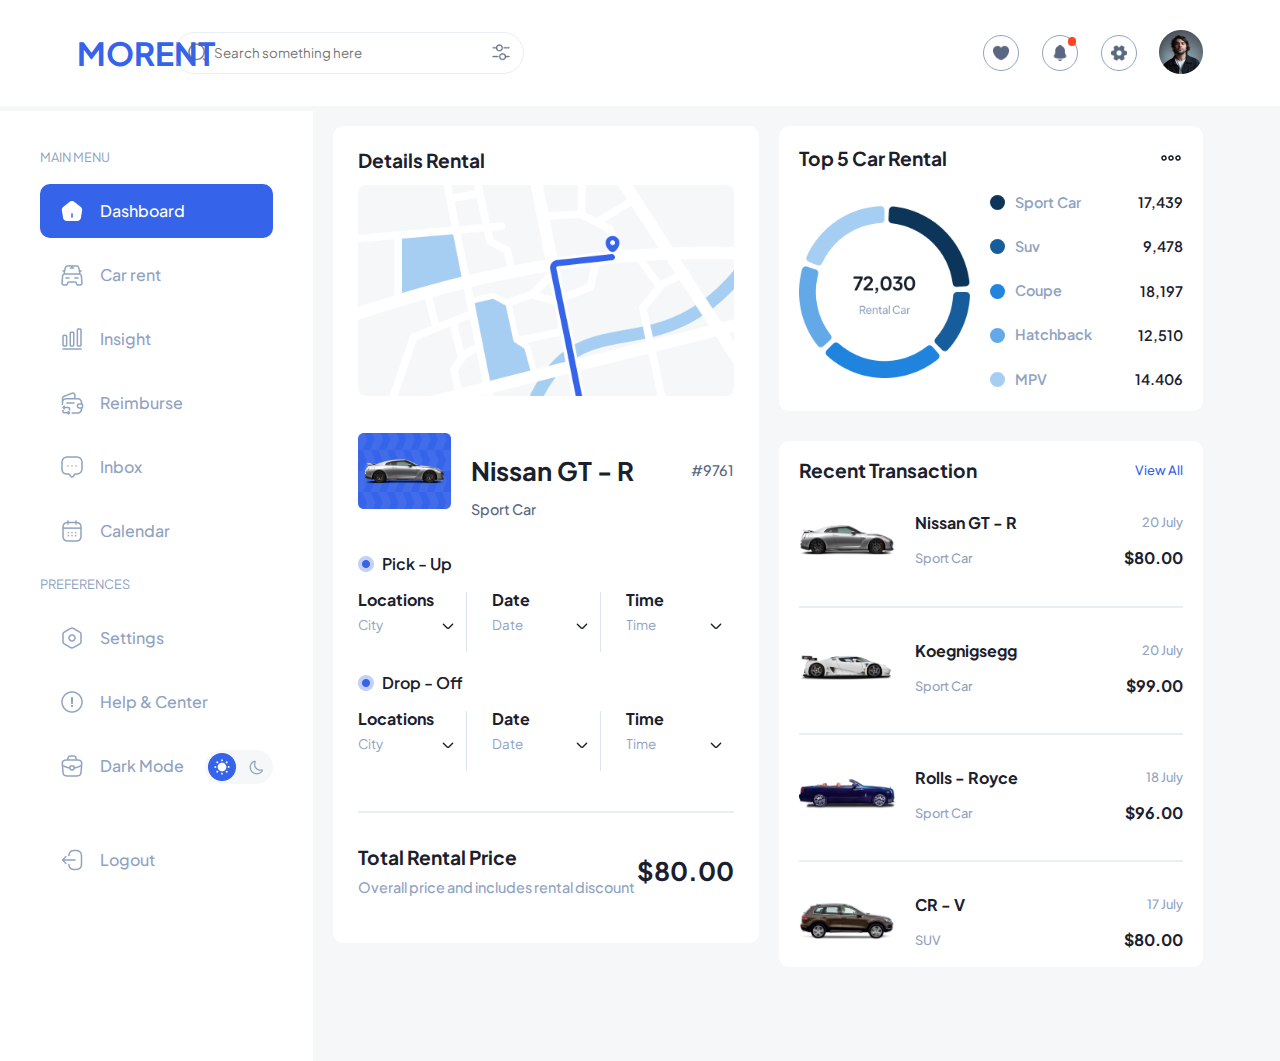
<file: dashboard.html>
<!DOCTYPE html>
<html lang="en">
<head>
    <meta charset="UTF-8">
    <meta name="viewport" content="width=device-width, initial-scale=1.0">
    <title>Home Car Rent</title>
    <!-- Style -->
    <link rel="stylesheet" href="css/dashboard.css">
    <!-- Fonts -->
    <link rel="preconnect" href="https://fonts.googleapis.com">
    <link rel="preconnect" href="https://fonts.gstatic.com" crossorigin>
    <link href="https://fonts.googleapis.com/css2?family=Plus+Jakarta+Sans:ital,wght@0,200..800;1,200..800&display=swap" rel="stylesheet">

    <link
    rel="stylesheet"
    href="https://cdnjs.cloudflare.com/ajax/libs/animate.css/4.1.1/animate.min.css"
  />
</head>
<body>
    
    <!-- Header -->
    <section id="header" class="header">
        <div class="top-bar">
            <h1>MORENT</h1>

            <div class="search">
                <div class="icon">
                    <img src="assets/icon/search-normal.png" alt="search">
                </div>
                <input type="text" name="search" id="search" placeholder="Search something here">
                <div class="icon">
                    <img src="assets/icon/filter.png" alt="filter">
                </div>
            </div>

            <div class="profile-notification">
                <div class="icon">
                    <img src="assets/icon/heart.png" alt="heart">
                </div>
                <div class="icon">
                    <div class="notification-dot"></div>
                    <img src="assets/icon/notification.png" alt="notification">
                </div>
                <div class="icon">
                    <img src="assets/icon/setting.png" alt="setting">
                </div>
                <div class="profile">
                    <img src="assets/img/profil.png" alt="profile">
                </div>
            </div>
        </div>

        <div class="extra-bar">
            <div class="search-bar">
                <div class="icon">
                    <img src="assets/icon/search-normal.png" alt="search">
                </div>
                <input type="text" name="search" id="search" placeholder="Search something here">
            </div>
            <div class="filter-icon">
                <img src="assets/icon/filter.png" alt="filter">
            </div>
        </div>
    </section>

    <section id="content" class="content">

        <!-- Sidebar -->
        <aside>
            <div class="main-menu">
                <h3>MAIN MENU</h3>
                <div class="menu">
                    <img src="assets/icon/menu/home.png">               
                    <a href="#">Dashboard</a>
                </div>
                <div class="menu">
                    <img src="assets/icon/menu/car.png">               
                    <a href="#">Car rent</a>
                </div>
                <div class="menu">
                    <img src="assets/icon/menu/chart.png">               
                    <a href="#">Insight</a>
                </div>
                <div class="menu">
                    <img src="assets/icon/menu/empty-wallet-change.png">               
                    <a href="#">Reimburse</a>
                </div>
                <div class="menu">
                    <img src="assets/icon/menu/message.png">               
                    <a href="#">Inbox</a>
                </div>
                <div class="menu">
                    <img src="assets/icon/menu/calendar.png">               
                    <a href="#">Calendar</a>
                </div>
            </div>
            <div class="main-menu">
                <h3>PREFERENCES</h3>
                <div class="menu">
                    <img src="assets/icon/menu/setting.png">               
                    <a href="#">Settings</a>
                </div>
                <div class="menu">
                    <img src="assets/icon/menu/info-circle.png">               
                    <a href="#">Help & Center</a>
                </div>
                <div class="menu">
                    <img src="assets/icon/menu/briefcase.png">               
                    <a href="#">Dark Mode</a>
                </div>
                <img src="assets/icon/menu/Group 427320609.png" class="switch">                
            </div>
            <div class="logout">
                <img src="assets/icon/menu/logout.png">               
                <a href="#">Logout</a>
            </div>
        </aside>

        <!-- Content -->
        <main>
            <!-- Details Rental -->
            <div class="details-rental">
                <h2>Details Rental</h2>
                <div class="maps">
                    <img src="assets/img/Maps.png" alt="maps">
                </div>
                <div class="row">
                    <div class="col">
                        <img src="assets/img/Look.png" alt="look">
                    </div>
                    <div class="col">
                        <h1>Nissan GT - R</h1>
                        <span>Sport Car</span>
                        <span>#9761</span>
                    </div>
                </div>

                <!-- Pick Drop -->
                <div class="pick-drop">
                    <div class="pick-drop-group">
                        <div class="row1">
                            <img src="assets/icon/mark.png" class="mark">
                            <p>Pick - Up</p>
                            <div class="card">
                                <div class="location">
                                    <h1>Locations</h1>
                                    <select name="" id="">
                                        <option value="">City</option>
                                    </select>
                                    <img src="assets/icon/arrow-down.png">
                                </div>
                                <div class="date">
                                    <h1>Date</h1>
                                    <select name="" id="">
                                        <option value="">Date</option>
                                    </select>
                                    <img src="assets/icon/arrow-down.png">
                                </div>
                                <div class="time">
                                    <h1>Time</h1>
                                    <select name="" id="">
                                        <option value="">Time</option>
                                    </select>
                                    <img src="assets/icon/arrow-down.png">
                                </div>
                            </div>
                        </div>
                        <div class="row2">
                            <img src="assets/icon/mark.png" class="mark">
                            <p>Drop - Off</p>
                            <div class="card">
                                <div class="location">
                                    <h1>Locations</h1>
                                    <select name="" id="">
                                        <option value="">City</option>
                                    </select>
                                    <img src="assets/icon/arrow-down.png">
                                </div>
                                <div class="date">
                                    <h1>Date</h1>
                                    <select name="" id="">
                                        <option value="">Date</option>
                                    </select>
                                    <img src="assets/icon/arrow-down.png">
                                </div>
                                <div class="time">
                                    <h1>Time</h1>
                                    <select name="" id="">
                                        <option value="">Time</option>
                                    </select>
                                    <img src="assets/icon/arrow-down.png">
                                </div>
                            </div>
                        </div>
                    </div>
                </div>

                <!-- Input Select -->
                <div class="input-field">
                    <img src="assets/icon/mark.png" class="mark">
                    <p>Pick - Up</p>
                    <div class="row">
                        <label for="locations">Locations</label>
                        <select id="locations">
                            <option value="">Select your city</option>
                        </select>
                        <img src="assets/icon/arrow-down-1.png">
                    </div>
                    <div class="row">
                        <label for="date">Date</label>
                        <select id="date">
                            <option value="">Select your date</option>
                        </select>
                        <img src="assets/icon/arrow-down-1.png">
                    </div>
                    <div class="row">
                        <label for="time">Time</label>
                        <select id="time">
                            <option value="">Select your time</option>
                        </select>
                        <img src="assets/icon/arrow-down-1.png">
                    </div>
                </div>
                
                <!-- Input Select -->
                <div class="input-field">
                    <img src="assets/icon/mark.png" class="mark">
                    <p>Pick - Up</p>
                    <div class="row">
                        <label for="locations">Locations</label>
                        <select id="locations">
                            <option value="">Select your city</option>
                        </select>
                        <img src="assets/icon/arrow-down-1.png">
                    </div>
                    <div class="row">
                        <label for="date">Date</label>
                        <select id="date">
                            <option value="">Select your date</option>
                        </select>
                        <img src="assets/icon/arrow-down-1.png">
                    </div>
                    <div class="row">
                        <label for="time">Time</label>
                        <select id="time">
                            <option value="">Select your time</option>
                        </select>
                        <img src="assets/icon/arrow-down-1.png">
                    </div>
                </div>
                <div class="line"></div>
                <div class="total-price">
                    <div class="row">
                        <h4>Total Rental Price</h4>
                        <p>Overall price and includes rental discount</p>
                    </div>
                    <div class="row">
                        <h1 class="total-rental-price">$80.00</h1>
                    </div>
                </div>
            </div>

            <!-- Top & Recent Transaction -->
            <div class="right-side">
                <div class="top-rental">
                    <div class="header">
                        <h1>Top 5 Car Rental</h1>
                        <img src="assets/icon/more.png" alt="more">
                    </div>
                    <div class="chart-group">
                        <div class="row">
                            <div class="chart">
                                <img src="assets/img/Chart.png" alt="chart">
                            </div>
                        </div>
                        <div class="row">
                            <div class="col">
                                <div class="mark"></div>
                                <span>Sport Car</span>
                                <h2>17,439</h2>
                            </div>
                            <div class="col">
                                <div class="mark"></div>
                                <span>Suv</span>
                                <h2>9,478</h2>
                            </div>
                            <div class="col">
                                <div class="mark"></div>
                                <span>Coupe</span>
                                <h2>18,197</h2>
                            </div>
                            <div class="col">
                                <div class="mark"></div>
                                <span>Hatchback</span>
                                <h2>12,510</h2>
                            </div>
                            <div class="col">
                                <div class="mark"></div>
                                <span>MPV</span>
                                <h2>14.406</h2>
                            </div>
                        </div>
                    </div>
                </div>
                <div class="recent-transaction">
                    <div class="header">
                        <h1>Recent Transaction</h1>
                        <a href="#">View All</a>
                    </div>
                    <div class="row">
                        <div class="col">
                            <div class="image">
                                <img src="assets/img/transaction/car.png" alt="look">
                            </div>
                        </div>
                        <div class="col">
                            <h1>Nissan GT - R</h1>
                            <span>Sport Car</span>
                            <span>20 July</span>
                            <h2>$80.00</h2>
                        </div>
                    </div>
                    <div class="line"></div>
                    <div class="row">
                        <div class="col">
                            <div class="image">
                                <img src="assets/img/transaction/car-1.png" alt="look">
                            </div>
                        </div>
                        <div class="col">
                            <h1>Koegnigsegg</h1>
                            <span>Sport Car</span>
                            <span>20 July</span>
                            <h2>$99.00</h2>
                        </div>
                    </div>
                    <div class="line"></div>
                    <div class="row">
                        <div class="col">
                            <div class="image">
                                <img src="assets/img/transaction/car-2.png" alt="look">
                            </div>
                        </div>
                        <div class="col">
                            <h1>Rolls - Royce</h1>
                            <span>Sport Car</span>
                            <span>18 July</span>
                            <h2>$96.00</h2>
                        </div>
                    </div>
                    <div class="line"></div>
                    <div class="row">
                        <div class="col">
                            <div class="image">
                                <img src="assets/img/transaction/car-3.png" alt="look">
                            </div>
                        </div>
                        <div class="col">
                            <h1>CR - V</h1>
                            <span>SUV</span>
                            <span>17 July</span>
                            <h2>$80.00</h2>
                        </div>
                    </div>
                </div>
            </div>

        </main>
    </section>
    
    
</body>
</html>
</file>
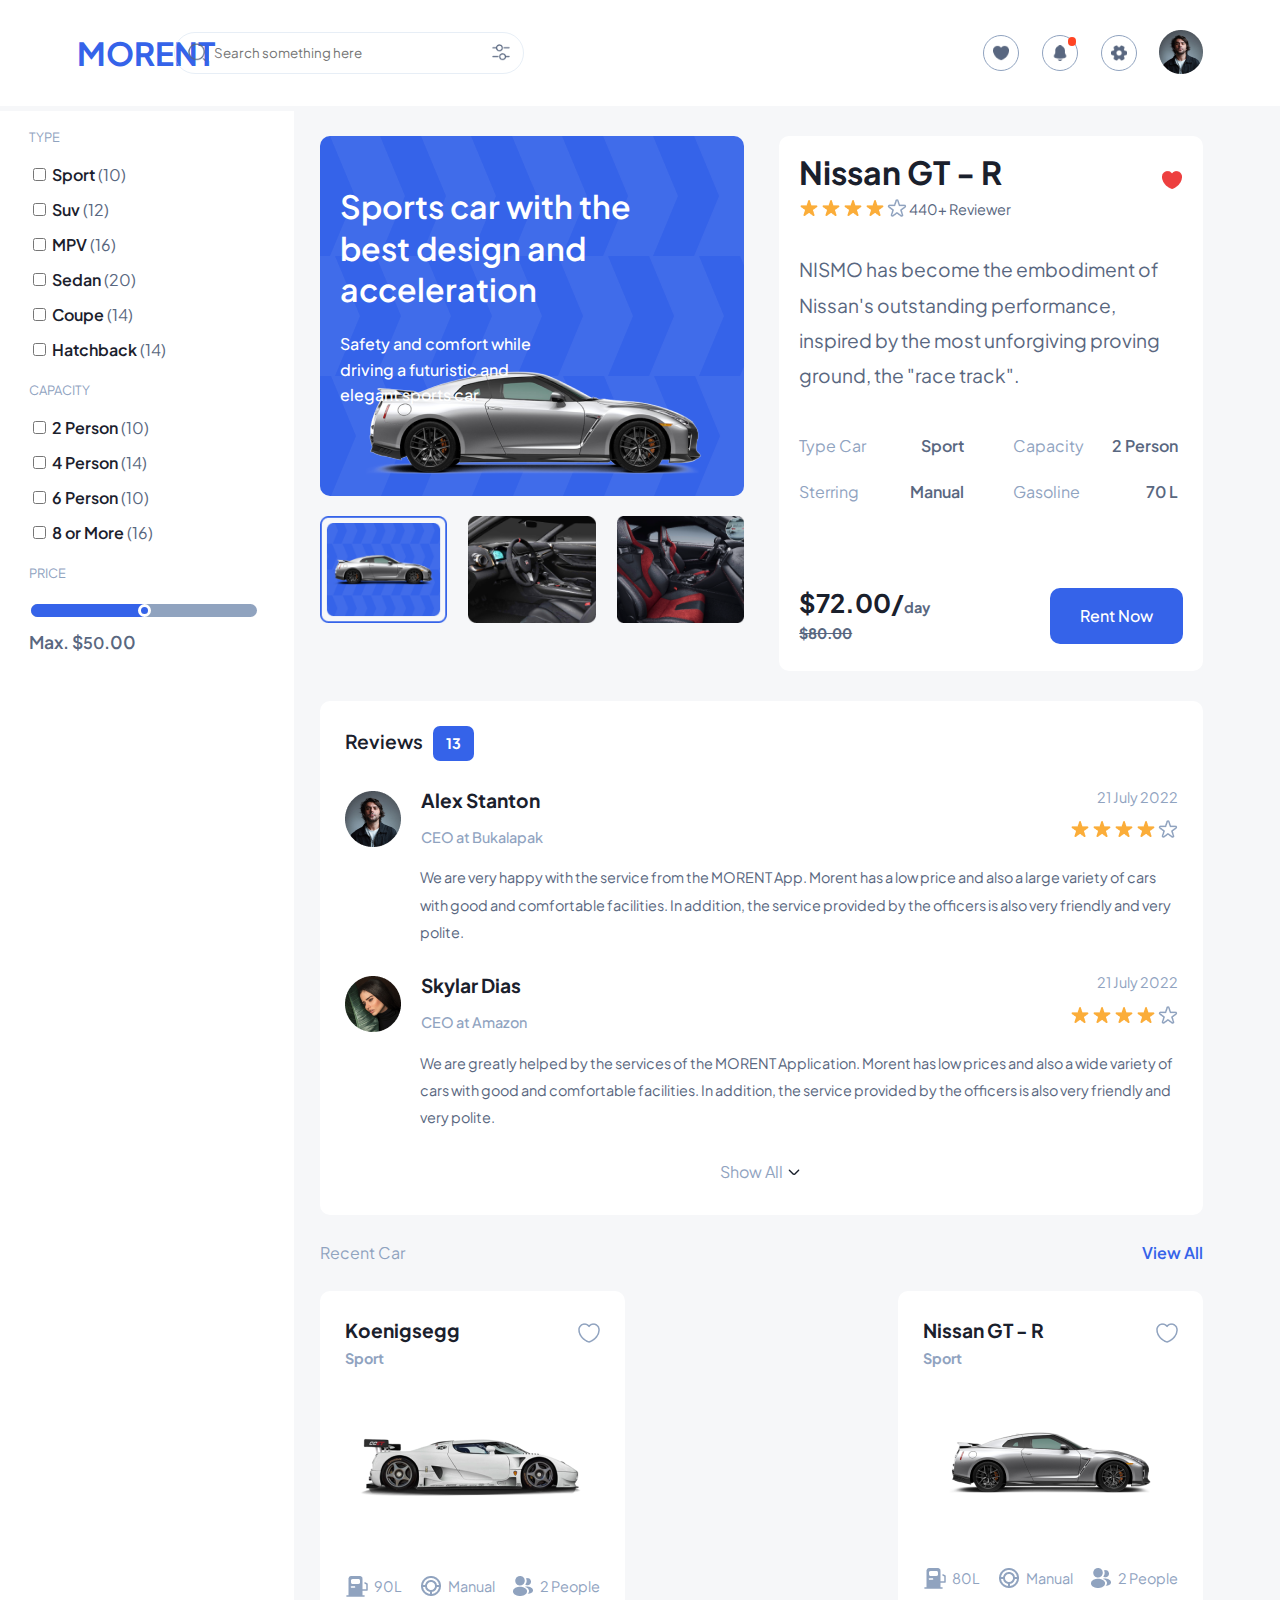
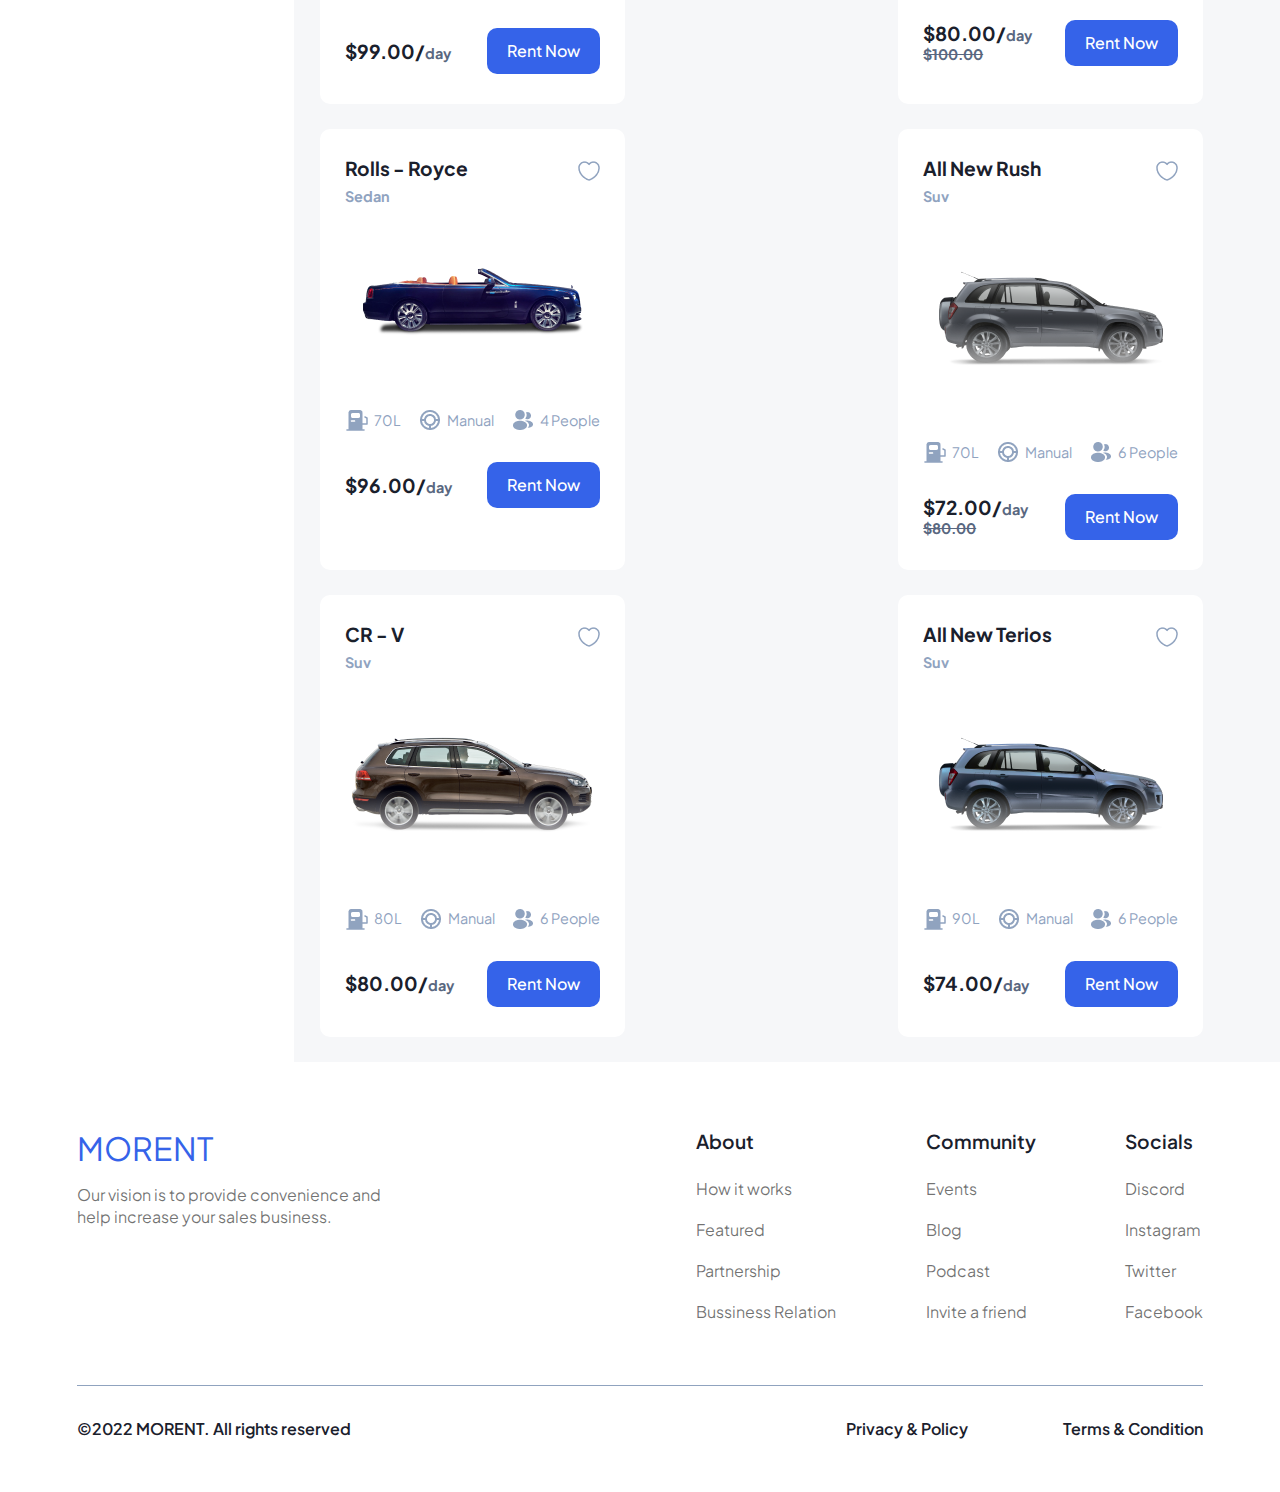
<file: detail.html>
<!DOCTYPE html>
<html lang="en">
<head>
    <meta charset="UTF-8">
    <meta name="viewport" content="width=device-width, initial-scale=1.0">
    <title>Home Car Rent</title>
    <!-- Style -->
    <link rel="stylesheet" href="css/detail.css">
    <!-- Fonts -->
    <link rel="preconnect" href="https://fonts.googleapis.com">
    <link rel="preconnect" href="https://fonts.gstatic.com" crossorigin>
    <link href="https://fonts.googleapis.com/css2?family=Plus+Jakarta+Sans:ital,wght@0,200..800;1,200..800&display=swap" rel="stylesheet">
</head>
<body>
    
    <!-- Header -->
    <section id="header" class="header">
        <div class="top-bar">
            <h1>MORENT</h1>

            <div class="search">
                <div class="icon">
                    <img src="assets/icon/search-normal.png" alt="search">
                </div>
                <input type="text" name="search" id="search" placeholder="Search something here">
                <div class="icon">
                    <img src="assets/icon/filter.png" alt="filter">
                </div>
            </div>

            <div class="profile-notification">
                <div class="icon">
                    <img src="assets/icon/heart.png" alt="heart">
                </div>
                <div class="icon">
                    <div class="notification-dot"></div>
                    <img src="assets/icon/notification.png" alt="notification">
                </div>
                <div class="icon">
                    <img src="assets/icon/setting.png" alt="setting">
                </div>
                <div class="profile">
                    <img src="assets/img/profil.png" alt="profile">
                </div>
            </div>
        </div>

        <div class="extra-bar">
            <div class="search-bar">
                <div class="icon">
                    <img src="assets/icon/search-normal.png" alt="search">
                </div>
                <input type="text" name="search" id="search" placeholder="Search something here">
            </div>
            <div class="filter-icon">
                <img src="assets/icon/filter.png" alt="filter">
            </div>
        </div>
    </section>

    <div class="container">
        <section class="navbar-side" id="navbar-side">
            <div class="type">
                <h3>TYPE</h3>
                <div class="selection">
                    <input type="checkbox" id="sport">                
                    <a href="#"><label for="sport">Sport</a></label><span> (10)</span>
                </div>
                <div class="selection">
                    <input type="checkbox" id="suv">
                    <a href="#"><label for="suv">Suv</a></label><span> (12)</span>
                </div>
                <div class="selection">
                    <input type="checkbox" id="mpv">
                    <a href="#"><label for="mpv">MPV</a></label><span> (16)</span>
                </div>
                <div class="selection">
                    <input type="checkbox" id="sedan">
                    <a href="#"><label for="sedan">Sedan</a></label><span> (20)</span>
                </div>
                <div class="selection">
                    <input type="checkbox" id="coupe">
                    <a href="#"><label for="coupe">Coupe</a></label><span> (14)</span>
                </div>
                <div class="selection">
                    <input type="checkbox" id="hatchback">
                    <a href="#"><label for="hatchback">Hatchback</a></label><span> (14)</span>
                </div>
            </div>
            <div class="capacity">
                <h3>CAPACITY</h3>
                <div class="selection">
                    <input type="checkbox" id="2person">                
                    <a href="#"><label for="2person">2 Person</a></label><span> (10)</span>
                </div>
                <div class="selection">
                    <input type="checkbox" id="4person">                
                    <a href="#"><label for="4person">4 Person</a></label><span> (14)</span>
                </div>
                <div class="selection">
                    <input type="checkbox" id="6person">                
                    <a href="#"><label for="6person">6 Person</a></label><span> (10)</span>
                </div>
                <div class="selection">
                    <input type="checkbox" id="8person">                
                    <a href="#"><label for="8person">8 or More</a></label><span> (16)</span>
                </div>
            </div>
            <div class="price">
                <h3>PRICE</h3>
                <input type="range" min="0" max="100">
                <p>Max. $<span>50</span>.00</p>
            </div>
        </section>
    
        <!-- Content -->
         <section id="content" class="content">
    
            <!-- Detail Group -->
            <div class="detail-group">
                <div class="row">
                    <div class="view">
                        <h1>Sports car with the best design and acceleration</h1>
                        <p>Safety and comfort while driving a futuristic and elegant sports car</p>
                    </div>
                    <div class="view-image">
                        <div class="col">
                            <img src="assets/img/View-1.png" alt="view">
                        </div>
                        <div class="col">
                            <img src="assets/img/View-2.png" alt="view">
                        </div>
                        <div class="col">
                            <img src="assets/img/View-3.png" alt="view">
                        </div>
                    </div>
                </div>
                <div class="row">
                    <h1>Nissan GT - R</h1>
                    <div class="like"></div>
                    <img src="assets/icon/Review-Star.png" alt="star"><span> 440+ Reviewer</span>
                    <p class="description">NISMO has become the embodiment of Nissan's outstanding performance, inspired by the most unforgiving proving ground, the "race track".</p>

                    <div class="specification">
                        <div class="col">
                            <div class="type-car">
                                <p>Type Car</p>
                                <p class="spec">Sport</p>
                            </div>
                            <div class="sterring">
                                <p>Sterring</p>
                                <p class="spec">Manual</p>
                            </div>
                        </div>
                        <div class="col">
                            <div class="capacity">
                                <p>Capacity</p>
                                <p class="spec">2 Person</p>
                            </div>
                            <div class="gasoline">
                                <p>Gasoline</p>
                                <p class="spec">70 L</p>
                            </div>
                        </div>
                    </div>
                    <div class="footer">
                        <h1>$72.00/<span>day<br><span class="strike">$80.00</span></span></h1>
                        <a href="payment.html">Rent Now</a>
                    </div>
                </div>
            </div>

            <!-- Reviews -->
             <div class="reviews">
                <h2>Reviews</h2><span class="number-reviews">13</span>
                <div class="card">
                    <img src="assets/img/Profill-1.png" alt="profile" class="profile">
                    <h1>Alex Stanton</h1>
                    <p class="date">21 July 2022</p>
                    <h3>CEO at Bukalapak</h3>
                    <img src="assets/icon/Review-Star.png" alt="star" class="star">
                    <p class="description">We are very happy with the service from the MORENT App. Morent has a low price and also a large variety of cars with good and comfortable facilities. In addition, the service provided by the officers is also very friendly and very polite.</p>
                    <div class="clear"></div>
                </div>
                <div class="card">
                    <img src="assets/img/Profill-2.png" alt="profile" class="profile">
                    <h1>Skylar Dias</h1>
                    <p class="date">21 July 2022</p>
                    <h3>CEO at Amazon</h3>
                    <img src="assets/icon/Review-Star.png" alt="star" class="star">
                    <p class="description">We are greatly helped by the services of the MORENT Application. Morent has low prices and also a wide variety of cars with good and comfortable facilities. In addition, the service provided by the officers is also very friendly and very polite.</p>
                    <div class="clear"></div>
                </div>
                <div class="show-all">
                    <a href="">Show All</a>
                    <img src="assets/icon/arrow-down.png">
                </div>
                
             </div>

            <!-- Catalog Car -->
            <div class="catalog">
                <p>Recent Car</p>
                <a href="">View All</a>
            </div>
             <div class="catalog-car">
                <div class="recomendation-car">
                    <div class="card">
                        <div class="header-card">
                            <h1>Koenigsegg</h1>
                            <div class="like"></div>
                            <div class="clear"></div>
                            <p>Sport</p>
                        </div>
                        <div class="group">
                            <div class="image-car">
                                <a href="#">
                                    <img src="assets/img/car/shadow.png" class="shadow">
                                    <img src="assets/img/car/car.png" alt="car" class="car">
                                </a>
                            </div>
                            <div class="spesification">
                                <div class="gasoline">
                                    <img src="assets/icon/gas-station.png" alt="gasoline">
                                    <p>90L</p>
                                </div>
                                <div class="car">
                                    <img src="assets/icon/Car.png" alt="car">
                                    <p>Manual</p>
                                </div>
                                <div class="capacity">
                                    <img src="assets/icon/profile-2user.png" alt="gasoline">
                                    <p>2 People</p>
                                </div>
                            </div>
                        </div>
                        <div class="footer-card">
                            <h1>$99.00/<span>day</span></h1>
                            <a href="payment.html">Rent Now</a>
                        </div>
                    </div>
                    <div class="card">
                        <div class="header-card">
                            <h1>Nissan GT - R</h1>
                            <div class="like"></div>
                            <div class="clear"></div>
                            <p>Sport</p>
                        </div>
                        <div class="group">
                            <div class="image-car">
                                <a href="#">
                                    <img src="assets/img/car/shadow.png" class="shadow">
                                    <img src="assets/img/car/car-1.png" alt="car" class="car">
                                </a>
                            </div>
                            <div class="spesification">
                                <div class="gasoline">
                                    <img src="assets/icon/gas-station.png" alt="gasoline">
                                    <p>80L</p>
                                </div>
                                <div class="car">
                                    <img src="assets/icon/Car.png" alt="car">
                                    <p>Manual</p>
                                </div>
                                <div class="capacity">
                                    <img src="assets/icon/profile-2user.png" alt="gasoline">
                                    <p>2 People</p>
                                </div>
                            </div>
                        </div>
                        <div class="footer-card">
                            <h1>$80.00/<span>day<br><span class="strike">$100.00</span></span></h1>
                            <a href="payment.html">Rent Now</a>
                        </div>
                    </div>
                    <div class="card">
                        <div class="header-card">
                            <h1>Rolls - Royce</h1>
                            <div class="like"></div>
                            <div class="clear"></div>
                            <p>Sedan</p>
                        </div>
                        <div class="group">
                            <div class="image-car">
                                <a href="#">
                                    <img src="assets/img/car/shadow.png" class="shadow">
                                    <img src="assets/img/car/car-2.png" alt="car" class="car">
                                </a>
                            </div>
                            <div class="spesification">
                                <div class="gasoline">
                                    <img src="assets/icon/gas-station.png" alt="gasoline">
                                    <p>70L</p>
                                </div>
                                <div class="car">
                                    <img src="assets/icon/Car.png" alt="car">
                                    <p>Manual</p>
                                </div>
                                <div class="capacity">
                                    <img src="assets/icon/profile-2user.png" alt="gasoline">
                                    <p>4 People</p>
                                </div>
                            </div>
                        </div>
                        <div class="footer-card">
                            <h1>$96.00/<span>day</span></h1>
                            <a href="payment.html">Rent Now</a>
                        </div>
                    </div>
                    <div class="card">
                        <div class="header-card">
                            <h1>All New Rush</h1>
                            <div class="like"></div>
                            <div class="clear"></div>
                            <p>Suv</p>
                        </div>
                        <div class="group">
                            <div class="image-car">
                                <a href="#">
                                    <img src="assets/img/car/shadow.png" class="shadow">
                                    <img src="assets/img/car/car-4.png" alt="car" class="car">
                                </a>
                            </div>
                            <div class="spesification">
                                <div class="gasoline">
                                    <img src="assets/icon/gas-station.png" alt="gasoline">
                                    <p>70L</p>
                                </div>
                                <div class="car">
                                    <img src="assets/icon/Car.png" alt="car">
                                    <p>Manual</p>
                                </div>
                                <div class="capacity">
                                    <img src="assets/icon/profile-2user.png" alt="gasoline">
                                    <p>6 People</p>
                                </div>
                            </div>
                        </div>
                        <div class="footer-card">
                            <h1>$72.00/<span>day<br><span class="strike">$80.00</span></span></h1>
                            <a href="payment.html">Rent Now</a>
                        </div>
                    </div>
                    <div class="card">
                        <div class="header-card">
                            <h1>CR  - V</h1>
                            <div class="like"></div>
                            <div class="clear"></div>
                            <p>Suv</p>
                        </div>
                        <div class="group">
                            <div class="image-car">
                                <a href="#">
                                    <img src="assets/img/car/shadow.png" class="shadow">
                                    <img src="assets/img/car/car-5.png" alt="car" class="car">
                                </a>
                            </div>
                            <div class="spesification">
                                <div class="gasoline">
                                    <img src="assets/icon/gas-station.png" alt="gasoline">
                                    <p>80L</p>
                                </div>
                                <div class="car">
                                    <img src="assets/icon/Car.png" alt="car">
                                    <p>Manual</p>
                                </div>
                                <div class="capacity">
                                    <img src="assets/icon/profile-2user.png" alt="gasoline">
                                    <p>6 People</p>
                                </div>
                            </div>
                        </div>
                        <div class="footer-card">
                            <h1>$80.00/<span>day</span></h1>
                            <a href="payment.html">Rent Now</a>
                        </div>
                    </div>
                    <div class="card">
                        <div class="header-card">
                            <h1>All New Terios</h1>
                            <div class="like"></div>
                            <div class="clear"></div>
                            <p>Suv</p>
                        </div>
                        <div class="group">
                            <div class="image-car">
                                <a href="#">
                                    <img src="assets/img/car/shadow.png" class="shadow">
                                    <img src="assets/img/car/car-6.png" alt="car" class="car">
                                </a>
                            </div>
                            <div class="spesification">
                                <div class="gasoline">
                                    <img src="assets/icon/gas-station.png" alt="gasoline">
                                    <p>90L</p>
                                </div>
                                <div class="car">
                                    <img src="assets/icon/Car.png" alt="car">
                                    <p>Manual</p>
                                </div>
                                <div class="capacity">
                                    <img src="assets/icon/profile-2user.png" alt="gasoline">
                                    <p>6 People</p>
                                </div>
                            </div>
                        </div>
                        <div class="footer-card">
                            <h1>$74.00/<span>day</span></h1>
                            <a href="payment.html">Rent Now</a>
                        </div>
                    </div>
                </div>
             </div>
         </section>
    </div>

     <!-- Footer -->
     <section id="footer" class="footer">
        <div class="group">
            <div class="logo">
                <h1>MORENT</h1>
                <p>Our vision is to provide convenience and help increase your sales business.</p>
            </div>
            <div class="link">
                <div class="about">
                    <h2>About</h2>
                    <a href="#">How it works</a>
                    <a href="#">Featured</a>
                    <a href="#">Partnership</a>
                    <a href="#">Bussiness Relation</a>
                </div>
                <div class="community">
                    <h2>Community</h2>
                    <a href="#">Events</a>
                    <a href="#">Blog</a>
                    <a href="#">Podcast</a>
                    <a href="#">Invite a friend</a>
                </div>
                <div class="about">
                    <h2>Socials</h2>
                    <a href="#">Discord</a>
                    <a href="#">Instagram</a>
                    <a href="#">Twitter</a>
                    <a href="#">Facebook</a>
                </div>
            </div>
        </div>

        <div class="line"></div>

        <div class="copyright">
            <p>&copy;2022 MORENT. All rights reserved</p>
            <p>Privacy & Policy</p>
            <p>Terms & Condition</p>
        </div>

        </div>
     </section>
<script src="js/script-category.js"></script>

</body>
</html>
</file>
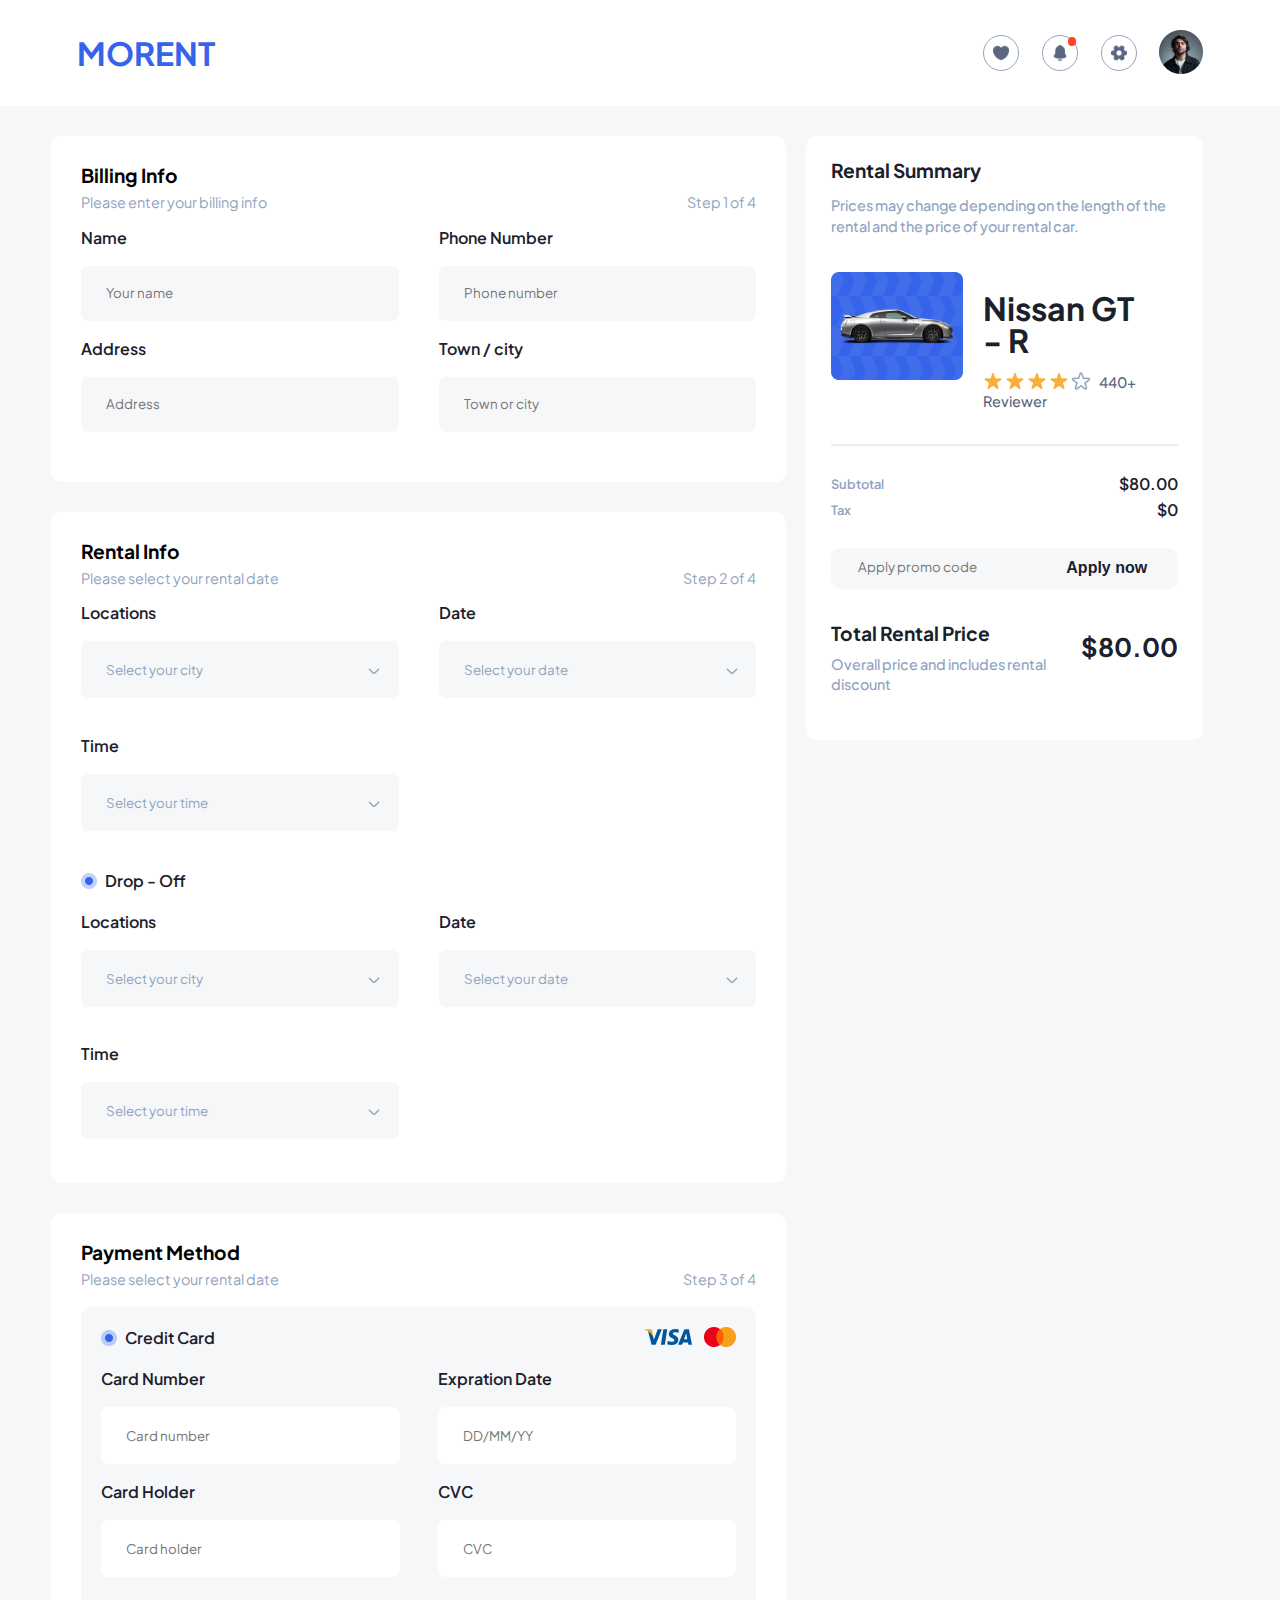
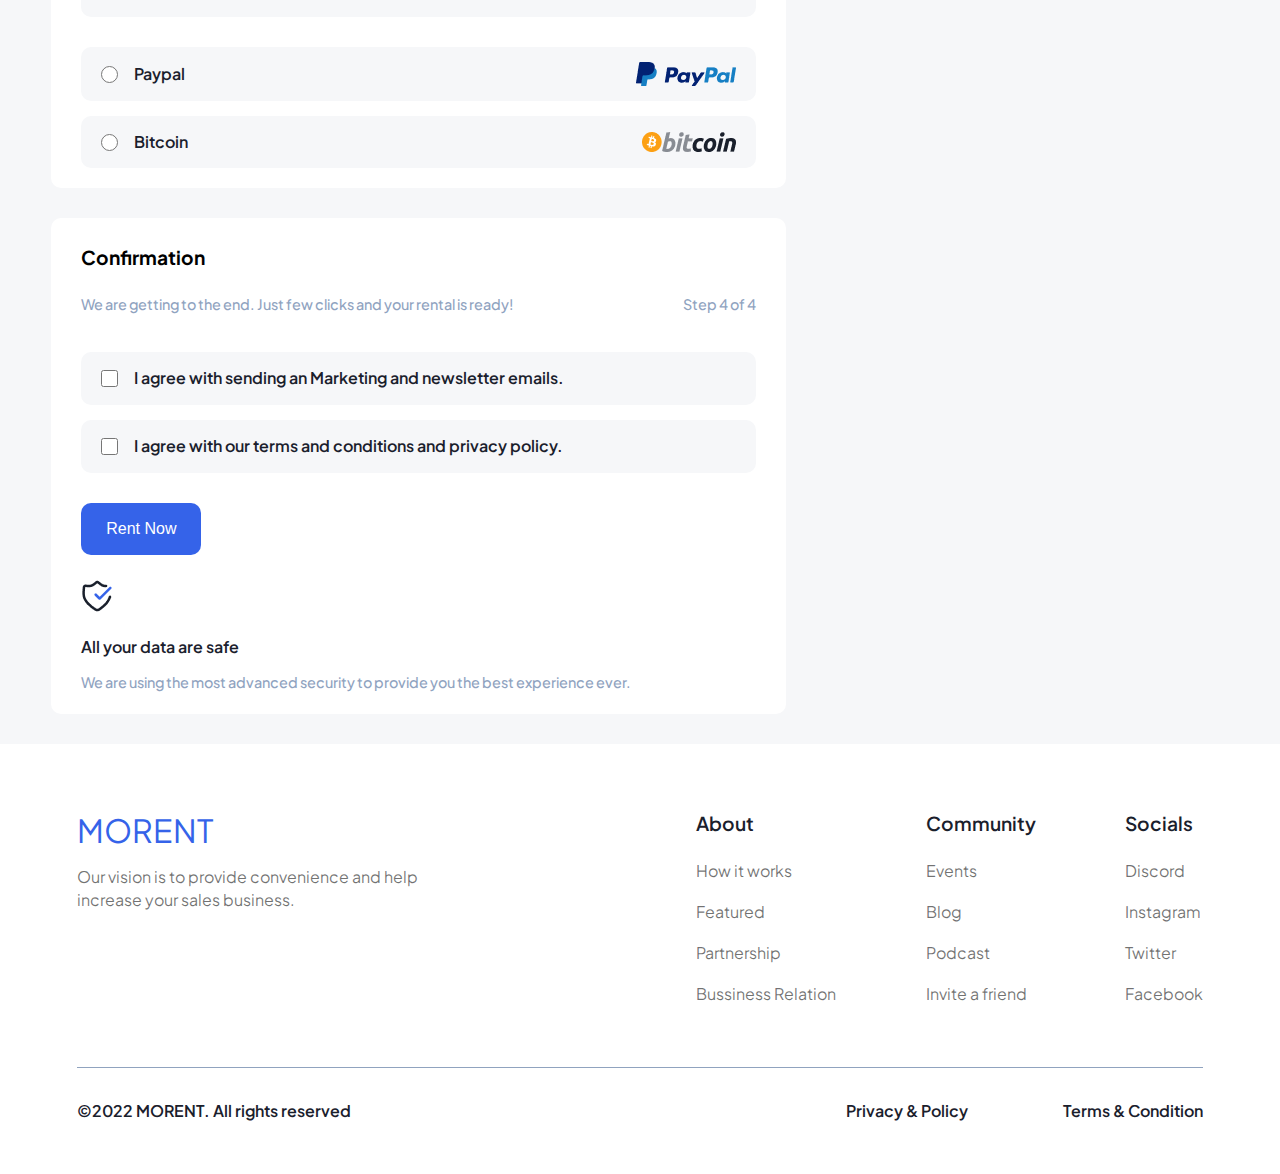
<file: payment.html>
<!DOCTYPE html>
<html lang="en">
<head>
    <meta charset="UTF-8">
    <meta name="viewport" content="width=device-width, initial-scale=1.0">
    <title>Home Car Rent</title>
    <!-- Style -->
    <link rel="stylesheet" href="css/payment.css">
    <!-- Fonts -->
    <link rel="preconnect" href="https://fonts.googleapis.com">
    <link rel="preconnect" href="https://fonts.gstatic.com" crossorigin>
    <link href="https://fonts.googleapis.com/css2?family=Plus+Jakarta+Sans:ital,wght@0,200..800;1,200..800&display=swap" rel="stylesheet">
</head>
<body>
    
    <!-- Header -->
    <section id="header" class="header">
        <div class="top-bar">
            <h1>MORENT</h1>

            <div class="profile-notification">
                <div class="icon">
                    <img src="assets/icon/heart.png" alt="heart">
                </div>
                <div class="icon">
                    <div class="notification-dot"></div>
                    <img src="assets/icon/notification.png" alt="notification">
                </div>
                <div class="icon">
                    <img src="assets/icon/setting.png" alt="setting">
                </div>
                <div class="profile">
                    <img src="assets/img/profil.png" alt="profile">
                </div>
            </div>
        </div>

    </section>

    <!-- Content -->
     <section id="content" class="content">
        <div class="container">
            <div class="payment">

                <!-- Billing Info -->
                <div class="billing-info">
                    <h1>Billing Info</h1>
                    <div class="header">
                        <p>Please enter your billing info</p>
                        <p>Step 1 of 4</p>
                    </div>
                    <div class="input-field">
                        <div class="row">
                            <label for="name">Name</label>
                            <input type="text" id="name" placeholder="Your name">
                        </div>
                        <div class="row">
                            <label for="phone_number">Phone Number</label>
                            <input type="text" id="phone_number" placeholder="Phone number">
                        </div>
                        <div class="row">
                            <label for="address">Address</label>
                            <input type="text" id="address" placeholder="Address">
                        </div>
                        <div class="row">
                            <label for="town_city">Town / city</label>
                            <input type="text" id="town_city" placeholder="Town or city">
                        </div>
                    </div>
                </div>

                <!-- Rental Info -->
                <div class="rental-info">
                    <h1>Rental Info</h1>
                    <div class="header">
                        <p>Please select your rental date</p>
                        <p>Step 2 of 4</p>
                    </div>
                    <div class="input-field">
                        <div class="row">
                            <label for="locations">Locations</label>
                            <select id="locations">
                                <option value="">Select your city</option>
                            </select>
                            <img src="assets/icon/arrow-down-1.png">
                        </div>
                        <div class="row">
                            <label for="date">Date</label>
                            <select id="date">
                                <option value="">Select your date</option>
                            </select>
                            <img src="assets/icon/arrow-down-1.png">
                        </div>
                        <div class="row">
                            <label for="time">Time</label>
                            <select id="time">
                                <option value="">Select your time</option>
                            </select>
                            <img src="assets/icon/arrow-down-1.png">
                        </div>
                    </div>
                    <img src="assets/icon/mark.png" class="mark">
                    <p class="drop">Drop - Off</p>
                    <div class="input-field">
                        <div class="row">
                            <label for="locations">Locations</label>
                            <select id="locations">
                                <option value="">Select your city</option>
                            </select>
                            <img src="assets/icon/arrow-down-1.png">
                        </div>
                        <div class="row">
                            <label for="date">Date</label>
                            <select id="date">
                                <option value="">Select your date</option>
                            </select>
                            <img src="assets/icon/arrow-down-1.png">
                        </div>
                        <div class="row">
                            <label for="time">Time</label>
                            <select id="time">
                                <option value="">Select your time</option>
                            </select>
                            <img src="assets/icon/arrow-down-1.png">
                        </div>
                    </div>
                </div>

                <!-- Payment Method -->
                <div class="payment-method">
                    <h1>Payment Method</h1>
                    <div class="header">
                        <p>Please select your rental date</p>
                        <p>Step 3 of 4</p>
                    </div>
                    <div class="credit-card">
                        <img src="assets/icon/mark.png" class="mark">
                        <p class="drop">Credit Card</p>
                        <img src="assets/icon/Visa.png" alt="visa" class="visa">
                        <div class="clear"></div>
                        <div class="input-field">
                            <div class="row">
                                <label for="card_number">Card Number</label>
                                <input type="text" id="card_number" placeholder="Card number">
                            </div>
                            <div class="row">
                                <label for="expration_date">Expration Date</label>
                                <input type="text" id="expration_date" placeholder="DD/MM/YY">
                            </div>
                            <div class="row">
                                <label for="card_holder">Card Holder</label>
                                <input type="text" id="card_holder" placeholder="Card holder">
                            </div>
                            <div class="row">
                                <label for="cvc">CVC</label>
                                <input type="text" id="cvc" placeholder="CVC">
                            </div>
                        </div>
                    </div>
                    <div class="input-field-radio">
                        <div class="input">
                            <input type="radio" id="paypal" name="pay">
                            <label for="paypal">Paypal</label>
                        </div>
                        <img src="assets/icon/PayPal.png" alt="paypal">
                    </div>
                    <div class="input-field-radio">
                        <div class="input">
                            <input type="radio" id="bitcoin" name="pay">
                            <label for="bitcoin">Bitcoin</label>
                        </div>
                        <img src="assets/icon/Bitcoin.png" alt="bitcoin">
                    </div>
                </div>

                <!-- Confirmation Rental -->
                <div class="confirmation-rental">
                    <h1>Confirmation</h1>
                    <div class="header">
                        <p>We are getting to the end. Just few clicks and your rental is ready!</p>
                        <p>Step 4 of 4</p>
                    </div>
                    <div class="input-field-checkbox">
                        <div class="input">
                            <input type="checkbox" id="sending">
                            <label for="sending">I agree with sending an Marketing and newsletter emails.</label>
                        </div>
                    </div>
                    <div class="input-field-checkbox">
                        <div class="input">
                            <input type="checkbox" id="our-terms">
                            <label for="our-terms">I agree with our terms and conditions and privacy policy.</label>
                        </div>
                    </div>
                    <button>Rent Now</button>
                    <img src="assets/icon/ic-security-safety.png" alt="security" class="security">
                    <h2>All your data are safe</h2>
                    <p>We are using the most advanced security to provide you the best experience ever.</p>
                </div>
            </div>
    
            <div class="rental-summary">
                <h2>Rental Summary</h2>
                <h3>Prices may change depending on the length of the rental and the price of your rental car.</h3>
                <div class="row">
                    <div class="col">
                        <img src="assets/img/Look.png" alt="look">
                    </div>
                    <div class="col">
                        <h1>Nissan GT - R</h1>
                        <img src="assets/icon/Review-Star.png" alt="star" class="star">
                        <span>440+ Reviewer</span>
                    </div>
                </div>
                <div class="line"></div>
                <div class="total">
                    <div class="col-1">
                        <p>Subtotal</p>
                        <p class="price">$80.00</p>
                    </div>
                    <div class="col-2">
                        <p>Tax</p>
                        <p class="price">$0</p>
                    </div>
                </div>
                <div class="apply-now">
                    <input type="text" placeholder="Apply promo code">
                    <button type="submit">Apply now</button>
                </div>
                <div class="total-price">
                    <div class="row">
                        <h4>Total Rental Price</h4>
                        <p>Overall price and includes rental discount</p>
                    </div>
                    <div class="row">
                        <h1 class="total-rental-price">$80.00</h1>
                    </div>
                </div>
            </div>
        </div>
     </section>

     <!-- Footer -->
     <section id="footer" class="footer">
        <div class="group">
            <div class="logo">
                <h1>MORENT</h1>
                <p>Our vision is to provide convenience and help increase your sales business.</p>
            </div>
            <div class="link">
                <div class="about">
                    <h2>About</h2>
                    <a href="#">How it works</a>
                    <a href="#">Featured</a>
                    <a href="#">Partnership</a>
                    <a href="#">Bussiness Relation</a>
                </div>
                <div class="community">
                    <h2>Community</h2>
                    <a href="#">Events</a>
                    <a href="#">Blog</a>
                    <a href="#">Podcast</a>
                    <a href="#">Invite a friend</a>
                </div>
                <div class="about">
                    <h2>Socials</h2>
                    <a href="#">Discord</a>
                    <a href="#">Instagram</a>
                    <a href="#">Twitter</a>
                    <a href="#">Facebook</a>
                </div>
            </div>
        </div>

        <div class="line"></div>

        <div class="copyright">
            <p>&copy;2022 MORENT. All rights reserved</p>
            <p>Privacy & Policy</p>
            <p>Terms & Condition</p>
        </div>

        </div>
     </section>
     <script src="js/script-index.js"></script>
</body>
</html>
</file>
<file: css/style.css>
/* CSS Reset */

html, body, div, span, applet, object, iframe,
h1, h2, h3, h4, h5, h6, p, blockquote, pre,
a, abbr, acronym, address, big, cite, code,
del, dfn, em, img, ins, kbd, q, s, samp,
small, strike, strong, sub, sup, tt, var,
b, u, i, center,
dl, dt, dd, ol, ul, li,
fieldset, form, label, legend,
table, caption, tbody, tfoot, thead, tr, th, td,
article, aside, canvas, details, embed, 
figure, figcaption, footer, header, hgroup, 
menu, nav, output, ruby, section, summary,
time, mark, audio, video {
	margin: 0;
	padding: 0;
	border: 0;
	font-size: 100%;
	font: inherit;
	vertical-align: baseline;
}

article, aside, details, figcaption, figure, 
footer, header, hgroup, menu, nav, section {
	display: block;
}
body {
	line-height: 1;
}
ol, ul {
	list-style: none;
}
blockquote, q {
	quotes: none;
}
blockquote:before, blockquote:after,
q:before, q:after {
	content: '';
	content: none;
}
table {
	border-collapse: collapse;
	border-spacing: 0;
}

/* Root */

:root {
    --primary: #3563E9;
    --secondary-500: #1A202C;
    --secondary-400: #596780;
    --secondary-300: #90A3BF;
    --information: #54A6FF;
    --footer-text: rgba(19, 19, 19, 0.6);
}

.clear {
    clear: both;
}

/* My Style */
body {
    font-size: 1.2rem;
    font-family: "Plus Jakarta Sans", sans-serif;
}

html {
    scroll-behavior: smooth;
}

input::placeholder{
    font-family: "Plus Jakarta Sans", sans-serif;
}

/* Header */
.header {
    margin: 30px 6%;
}

.header .top-bar {
    display: flex;
    justify-content: space-between;
    align-items: center;
}

.header .top-bar h1 {
    font-weight: 700;
    font-size: 2rem;
    color: var(--primary);
}

.header .top-bar .search {
    border: 1px solid rgba(195, 212, 233, 0.4);
    border-radius: 50px;
    display: flex;
    align-items: center;
    justify-content: space-between;
    padding: 7px 10px;
    margin-left: -500px;
}

.header .extra-bar {
    display: none;
}


.header .top-bar .search .icon {
    scale: 0.8;
}

.header .top-bar .search .icon:hover {
    scale: 0.75;
}

.header .top-bar .icon {
    transition: 300ms;
}

.header .top-bar .icon {
    cursor: pointer;
}

.header .top-bar .search input {
    border: none;
    width: 270px;
    padding: 0 5px;
    color: var(--secondary-500);
}

.header .top-bar .search input:focus {
    outline: none;
}

.header .top-bar .profile-notification {
    display: flex;
    align-items: center;
    justify-content: space-between;
    width: 220px;
}

.header .top-bar .profile-notification .icon {
    border: 1px solid var(--secondary-300);
    border-radius: 50px;
    padding: 5px;
    display: flex;
    align-items: center;
}

.header .top-bar .profile-notification .icon img {
    scale: 0.8;
}

.header .top-bar .profile-notification .icon .notification-dot {
    content: "";
    position: absolute;
    top: 37px;
    background-color: rgba(255, 68, 35, 1);
    width: 8.5px;
    height: 8.5px;
    margin-left: 20px;
    border-radius: 50%;
}

.header .top-bar .profile-notification .icon:nth-child(2) {
    border: 1px solid var(--secondary-300);
}

.header .top-bar .profile-notification .profile:hover {
    cursor: pointer;
}

/* Content */
.content {
    padding: 0 6%;
    background-color: rgba(246, 247, 249, 1);
    overflow: hidden;
}

.content .ads-group {
    padding-top: 30px;
    display: flex;
    justify-content: space-between;
}

.content .ads-group .ads-card1 {
    background-color: var(--information);
    background-image: url(../assets/img/bg1.png);
    background-position: center;
    background-size: cover;
    width: 49%;
    height: 360px;
    border-radius: 10px;
    display: flex;
    align-items: center;
    justify-content: space-between;
}

.content .ads-group .ads-card2 {
    background-color: var(--primary);
    background-image: url(../assets/img/bg2.png);
    background-position: center;
    background-size: cover;
    width: 49%;
    height: 360px;
    border-radius: 10px;
    display: flex;
    align-items: center;
    justify-content: space-between;
}

.content .ads-group .text {
    width: 60%;
    color: rgba(255, 255, 255, 1);
    margin-left: 20px;
    margin-top: -80px;
}

.content .ads-group h1 {
    font-size: 2rem;
    line-height: 48px;
    font-weight: 600;
}

.content .ads-group p {
    font-size: 1rem;
    line-height: 24px;
    margin-top: 20px;
    margin-bottom: 20px;
    font-weight: 500;
}

.content .ads-group .ads-card1 button {
    width: 120px;
    height: 45px;
    background-color: var(--primary);
    border: none;
    border-radius: 7px;
    font-size: 1rem;
    color: rgba(255, 255, 255, 1);
    font-weight: 600;
    cursor: pointer;
}

.content .ads-group .ads-card1 button:hover {
    background-color: #3562e9a0;
}

.content .ads-group .ads-card2 button {
    width: 120px;
    height: 45px;
    background-color: var(--information);
    border: none;
    border-radius: 5px;
    font-size: 1rem;
    color: rgba(255, 255, 255, 1);
    font-weight: 600;
    cursor: pointer;
}

.content .ads-group .ads-card2 button:hover {
   background-color: #54a7ffbc;
}

/* Pick Drop */
.pick-drop {
    margin-top: 30px;
}

.pick-drop .pick-drop-group {
    display: flex;
    justify-content: space-between;
    align-items: center;
}

.pick-drop .pick-drop-group .row1,
.pick-drop .pick-drop-group .row2 {
    background-color:#fff;
    border-radius: 10px;
    padding: 30px 15px 30px 40px;
    width: 40%;
}

.pick-drop .pick-drop-group .row1 .mark,
.pick-drop .pick-drop-group .row2 .mark {
    margin-bottom: -2px;
    margin-right: 5px;
}

.pick-drop .pick-drop-group .card {
    display: flex;
    margin-top: 15px;
    justify-content: center;
}

.pick-drop p {
    display: inline-block;
    font-size: 1rem;
    margin-bottom: 5px;
    color: rgba(26, 32, 44, 1);
    font-weight: 600;
}

.pick-drop .pick-drop-group .card h1 {
    font-size: 1rem;
    margin-bottom: 5px;
    color: rgba(26, 32, 44, 1);
    font-weight: 700;
}

.pick-drop .pick-drop-group .card select {
    width: 100%;
    border: none;
    box-sizing: border-box;
    background-color: #fff;
    border-radius: 7px;
    font-family: "Plus Jakarta Sans", sans-serif;
    color: var(--secondary-300);
    cursor: pointer;
    -webkit-appearance: none;
}

.pick-drop .pick-drop-group .card select:focus {
    outline: none;
}

.pick-drop .pick-drop-group .card .select2{
    display: none;
}

.pick-drop .pick-drop-group .card img {
    position: relative;
    left: 100%;
    bottom: 17px;
}

.pick-drop .pick-drop-group .card div {
    padding-right: 25px;
}

.pick-drop .pick-drop-group .card .location, 
.pick-drop .pick-drop-group .card .date {
    border-right: 1px solid rgba(195, 212, 233, 0.6);
}

.pick-drop .pick-drop-group .card .date, 
.pick-drop .pick-drop-group .card .time {
    padding-left: 25px;
}

.pick-drop .pick-drop-group .icon {
    background-color: var(--primary);
    width: 50px;
    height: 50px;
    border-radius: 10px;
    cursor: pointer;
    transition: 300ms;
    box-shadow: rgba(100, 100, 111, 0.2) 0px 7px 29px 0px;
    display: flex;
}

.pick-drop .pick-drop-group .icon:hover {
    scale: 0.93;
}

.pick-drop .pick-drop-group .icon img {
    scale: 0.5;
}

/* Catalog Car */

/* Popular */

.catalog-car {
    margin-top: 60px;
}

.catalog-car .popular {
    display: flex;
    justify-content: space-between;
}

.catalog-car .popular p {
    font-size: 1rem;
    color: var(--secondary-300);
}

.catalog-car .popular a {
    font-size: 1rem;
    color: var(--primary);
    font-weight: 600;
    text-decoration: none;
}

.catalog-car .popular a:hover {
    color: var(--information);
}  

.catalog-car .popular-car {
    margin-top: 30px;
    display: flex;
    justify-content: space-between;
    flex-wrap: wrap;
}

.catalog-car .popular-car .card {
    width: 255px;
    background-color: #fff;
    overflow: hidden;
    border-radius: 10px;
    padding: 30px 25px;
    margin-bottom: 20px;
}

.catalog-car .popular-car .card .header-card h1 {
    font-size: 1.2rem;
    color: var(--secondary-500);
    font-weight: 700;
    margin-bottom: 10px;
}

.heart-fill {
    background-image: url(../assets/icon/Like.png);
    float: right;
    margin-top: -30px;
    cursor: pointer;
    width: 25px;
    height: 25px;
}

.catalog-car .popular-car .card .header-card .like {
    float: right;
    margin-top: -30px;
    cursor: pointer;
    background-image: url(../assets/icon/Like-1.png);
    width: 25px;
    height: 25px;
}

.catalog-car .popular-car .card .header-card p {
    font-size: 0.9rem;
    color: var(--secondary-300);
    font-weight: 700;
}

.catalog-car .popular-car .card .image-car {
    margin: 35px 0 30px;
    cursor: pointer;
}

.catalog-car .popular-car .card .image-car .shadow {
    position: relative;
    z-index: 2;
    top: 55px;
}

.catalog-car .popular-car .card .image-car .car {
    position: relative;
    bottom: 40px;
    left: 50%;
    transform: translateX(-50%);
    z-index: 1;
}

.catalog-car .popular-car .card .spesification {
    display: flex;
    justify-content: space-between;
}

.catalog-car .popular-car .card .spesification div {
    display: flex;
    align-items: center;
}

.catalog-car .popular-car .card .spesification p {
    font-size: 0.9rem;
    margin-left: 5px;
    color: var(--secondary-300);
}

.catalog-car .popular-car .card .footer-card {
    display: flex;
    justify-content: space-between;
    margin-top: 30px;
    align-items: center;
}

.catalog-car .popular-car .card .footer-card h1 {
    font-size: 1.2rem;
    font-weight: 700;
    color: var(--secondary-500);
}

.catalog-car .popular-car .card .footer-card span {
    font-size: 0.9rem;
    color: var(--secondary-400);
}

.catalog-car .popular-car .card .footer-card .strike {
    text-decoration: line-through;
}

.catalog-car .popular-car .card .footer-card a {
    padding: 15px 20px;
    background-color: var(--primary);
    border-radius: 10px;
    border: none;
    font-size: 1rem;
    color: #fff;
    font-weight: 500;
    cursor: pointer;
    transition: 300ms;
    text-decoration: none;
}

.catalog-car .popular-car .card .footer-card a:hover {
    scale: 0.95;
}

/* Recomendation */

.catalog-car .recomendation {
    display: flex;
}

.catalog-car .recomendation p {
    font-size: 1rem;
    color: var(--secondary-300);
}

.catalog-car .recomendation a {
    font-size: 1rem;
    color: var(--primary);
    font-weight: 600;
    text-decoration: none;
}

.catalog-car .recomendation a:hover {
    color: var(--information);
}  

.catalog-car .recomendation-car {
    margin-top: 30px;
    display: flex;
    justify-content: space-between;
    flex-wrap: wrap;
}

.catalog-car .recomendation-car .card {
    width: 255px;
    background-color: #fff;
    overflow: hidden;
    border-radius: 10px;
    padding: 30px 25px;
    margin-bottom: 25px;
}

.catalog-car .recomendation-car .card .header-card h1 {
    font-size: 1.2rem;
    color: var(--secondary-500);
    font-weight: 700;
    margin-bottom: 10px;
}

.catalog-car .recomendation-car .card .header-card .like {
    float: right;
    margin-top: -30px;
    cursor: pointer;
    background-image: url(../assets/icon/Like-1.png);
    width: 25px;
    height: 25px;
}

.catalog-car .recomendation-car .card .header-card p {
    font-size: 0.9rem;
    color: var(--secondary-300);
    font-weight: 700;
}

.catalog-car .recomendation-car .card .image-car {
    margin: 35px 0 30px;
    cursor: pointer;
}

.catalog-car .recomendation-car .card .image-car .shadow {
    position: relative;
    z-index: 2;
    top: 85px;
}

.catalog-car .recomendation-car .card .image-car .car {
    position: relative;
    bottom: 40px;
    left: 50%;
    transform: translateX(-50%);
    z-index: 1;
}

.catalog-car .recomendation-car .card .spesification {
    display: flex;
    justify-content: space-between;
}

.catalog-car .recomendation-car .card .spesification div {
    display: flex;
    align-items: center;
}

.catalog-car .recomendation-car .card .spesification p {
    font-size: 0.9rem;
    margin-left: 5px;
    color: var(--secondary-300);
}

.catalog-car .recomendation-car .card .footer-card {
    display: flex;
    justify-content: space-between;
    margin-top: 30px;
    align-items: center;
}

.catalog-car .recomendation-car .card .footer-card h1 {
    font-size: 1.2rem;
    font-weight: 700;
    color: var(--secondary-500);
}

.catalog-car .recomendation-car .card .footer-card span {
    font-size: 0.9rem;
    color: var(--secondary-400);
}

.catalog-car .recomendation-car .card .footer-card .strike {
    text-decoration: line-through;
}

.catalog-car .recomendation-car .card .footer-card a {
    padding: 15px 20px;
    background-color: var(--primary);
    border-radius: 10px;
    border: none;
    font-size: 1rem;
    color: #fff;
    font-weight: 500;
    cursor: pointer;
    transition: 300ms;
    text-decoration: none;
}

.catalog-car .recomendation-car .card .footer-card a:hover {
    scale: 0.95;
}

/* Show More */

.show-more {
    text-align: center;
    margin-top: 30px;
    padding-bottom: 70px;
}

.show-more a {
    padding: 15px 20px;
    background-color: var(--primary);
    border-radius: 10px;
    border: none;
    font-size: 1rem;
    color: #fff;
    font-weight: 500;
    cursor: pointer;
    transition: 300ms;
    text-decoration: none;
}

.show-more a:hover {
    background-color: var(--information);
}

.number-of-cars {
    position: relative;
    bottom: 100px;
    float: right;
    font-size: 0.9rem;
    color: var(--secondary-300);
}

/* Footer */
.footer {
    background-color: #fff;
    padding: 70px 6% 0;
}

.footer .group {
    display: flex;
    justify-content: space-between;
}

.footer .group .logo {
    width: 30%;
}

.footer .group .logo h1 {
    margin-bottom: 20px;
    font-size: 2rem;
    color: var(--primary);
}

.footer .group .logo p {
    font-size: 1rem;
    line-height: 1.4rem;
    color: rgba(19, 19, 19, 0.6);
}

.footer .group .link {
    display: flex;
    width: 45%;
    justify-content: space-between;
    margin-bottom: 40px;
}

.footer .group .link h2 {
    margin-bottom: 30px;
    color: var(--secondary-500);
    font-size: 1.2rem;
    font-weight: 600;
}

.footer .group .link a {
    display: block;
    margin-bottom: 25px;
    text-decoration: none;
    color: rgba(19, 19, 19, 0.6);
    font-size: 1rem;
}

.footer .line {
    height: 1px;
    background-color: var(--secondary-300);
}

.footer .copyright {
    display: flex;
    justify-content: space-between;
    flex-wrap: wrap;
    color: var(--secondary-500);
    font-size: 1rem;
    font-weight: 600;
    padding: 35px 0;
}

.footer .copyright p:nth-child(2) {
    margin-right: -400px;
}

.footer .copyright p {
    cursor: pointer;
    margin-bottom: 20px;
}

/* Media Queries */

/* Extra Large */
@media ( max-width: 1200px ){
    html {
        font-size: 90%;
    }

    .header .top-bar .search {
        margin-left: -200px;
    }

    .catalog-car .popular-car {
        justify-content: space-evenly;
    }

    .catalog-car .recomendation-car {
        justify-content: space-evenly;
    }
}

/* Laptop */
@media ( max-width: 992px ){
    .header .top-bar .search {
        margin-left: -50px;
    }

    .header .top-bar .search input {
        width: 200px;
    }

    .pick-drop .pick-drop-group .row1,
    .pick-drop .pick-drop-group .row2 {
        width: 100%;
        box-sizing: border-box;
    }

    .pick-drop .pick-drop-group {
        display: inline-block;
        justify-content: center;
        position: relative;
        left: 50%;
        transform: translateX(-50%);
        width: 95%;
    }

    .pick-drop .pick-drop-group .icon {
        position: relative;
        z-index: 999;
        left: 50%;
        transform: translateX(-50%);
        text-align: center;
    }

    .pick-drop .pick-drop-group .row1 {
        position: relative;
        top: 20px;
    }

    .pick-drop .pick-drop-group .row2 {
        position: relative;
        bottom: 20px;
    }

    .footer .copyright p:nth-child(2) {
        margin-right: -200px;
    }
}

/* Tablet */
@media ( max-width: 768px ){
    .header .top-bar .search {
        margin-left: 0;
    }

    .header .top-bar .profile-notification {
        width: 150px;
    }

    .header .top-bar .profile-notification .icon:nth-child(1) {
        display: none;
    }
    
    .content .ads-group .ads-card1 {
        width: 100%;
    }

    .content .ads-group .ads-card2 {
        display: none;
    }

    .footer .copyright p:nth-child(2) {
        margin-right: -100px;
    }
}

/* Mobile Phone */
@media ( max-width: 576px ){
    html {
        font-size: 82.5%;
    }
    
    .header .top-bar .search {
        display: none;
    }

    .header .top-bar .profile-notification {
       justify-content: end;
    }

    .header .top-bar .profile-notification .icon:nth-child(2),
    .header .top-bar .profile-notification .icon:nth-child(3) {
        display: none;
    }

    .pick-drop .pick-drop-group .card .date, 
    .pick-drop .pick-drop-group .card .time {
        padding-left: 25px;
    }

    .pick-drop .pick-drop-group .card .location {
        padding-left: 0;
    }

    .pick-drop .pick-drop-group .card .time {
        padding-right: 0;
    }

    .pick-drop .pick-drop-group .card select {
        text-align: center;
    }
    

    .pick-drop .pick-drop-group .card .select1{
        display: none;
    }

    .pick-drop .pick-drop-group .card .select2{
        display: inline-block;
    }

    .pick-drop .pick-drop-group .card img {
        left: 60%;
        bottom: 15px;
    }

    .pick-drop .pick-drop-group .card .location img {
        left: 42%;
    }

    .pick-drop .pick-drop-group .row1,
    .pick-drop .pick-drop-group .row2 {
        padding: 30px 15px;
    }

    .pick-drop .pick-drop-group .card div {
        padding: 0 25px;
        text-align: center;
    }

    /* Extra Bar */
    .header .extra-bar {
        display: flex;
        align-items: center;
        justify-content: space-between;
        margin-top: 30px;
    }

    .header .extra-bar .search-bar {
        border: 1px solid rgba(195, 212, 233, 0.4);
        border-radius: 10px;
        display: flex;
        align-items: center;
        justify-content: space-between;
        padding: 7px 10px;
        width: 73%;
    }

    .header .extra-bar .search-bar .icon {
        cursor: pointer;
    }

    .header .extra-bar .filter-icon {
        border: 1px solid rgba(195, 212, 233, 0.4);
        padding: 7px 10px;
        border-radius: 10px;
        cursor: pointer;
    }
    
    .header .extra-bar .search-bar input {
        border: none;
        width: 100%;
        padding-left: 10px;
    }

    .header .extra-bar .search-bar input:focus {
        outline: none;
    }

    .content .ads-group .text {
        width: 100%;
    }

    .content .ads-group .text p {
        font-size: 1rem;
    }

    .catalog-car .popular-car {
        justify-content: left;
        flex-wrap: nowrap;
        overflow-x: auto;
        position: relative;
        z-index: 99;
    }

    .catalog-car .popular-car::-webkit-scrollbar {
        height: 5px;
    }

    .catalog-car .popular-car::-webkit-scrollbar-track {
        background-color: rgba(246, 247, 249, 1);
    }

    .catalog-car .popular-car::-webkit-scrollbar-thumb {
        border-radius: 10px;
        background: linear-gradient(90deg, var(--primary) 35%, var(--information) 100%);
    }

    .catalog-car .popular-car .card {
        min-width: 255px;
        margin-right: 15px;
    }

    .catalog-car .recomendation-car .card {
        width: 100%;
        overflow: hidden;
    }

    .catalog-car .recomendation {
        margin-top: 30px;
    }

    .catalog-car .recomendation-car .card .group {
        display: flex;
        justify-content: space-between;
    }

    .catalog-car .recomendation-car .card .image-car {
        width: 70%;
        scale: 0.7;
        margin-top: 80px;
        margin-left: -20px;
    }

    .catalog-car .recomendation-car .card .spesification {
        display: block;
        margin-top: 30px;
        width: 30%;
    }

    .catalog-car .recomendation-car .card .image-car .shadow {
        display: none;
    }

    .catalog-car .recomendation-car .card div {
        margin-bottom: 30px;
    }
    
    .footer .group {
        display: inline-block;
    }

    .footer .group .logo {
        width: 70%;
    }

    .footer .group .link {
        width: 100%;
        flex-wrap: wrap;
        margin-top: 30px;
    }

    .footer .group .link div {
        width: 50%;
    }

    .footer .copyright p:nth-child(1) {
        order: 3;
        width: 100%;
    }

    .footer .copyright p:nth-child(2) {
        order: 1;
    }

    .footer .copyright p:nth-child(3) {
        order: 2;
    }

    .footer .copyright p {
        width: 50%;
    }

    .footer .copyright p:nth-child(3) {
        text-align: right;
    }
}
</file>
<file: css/category.css>
/* CSS Reset */

html, body, div, span, applet, object, iframe,
h1, h2, h3, h4, h5, h6, p, blockquote, pre,
a, abbr, acronym, address, big, cite, code,
del, dfn, em, img, ins, kbd, q, s, samp,
small, strike, strong, sub, sup, tt, var,
b, u, i, center,
dl, dt, dd, ol, ul, li,
fieldset, form, label, legend,
table, caption, tbody, tfoot, thead, tr, th, td,
article, aside, canvas, details, embed, 
figure, figcaption, footer, header, hgroup, 
menu, nav, output, ruby, section, summary,
time, mark, audio, video {
	margin: 0;
	padding: 0;
	border: 0;
	font-size: 100%;
	font: inherit;
	vertical-align: baseline;
}

article, aside, details, figcaption, figure, 
footer, header, hgroup, menu, nav, section {
	display: block;
}
body {
	line-height: 1;
}
ol, ul {
	list-style: none;
}
blockquote, q {
	quotes: none;
}
blockquote:before, blockquote:after,
q:before, q:after {
	content: '';
	content: none;
}
table {
	border-collapse: collapse;
	border-spacing: 0;
}

/* Root */

:root {
    --primary: #3563E9;
    --secondary-500: #1A202C;
    --secondary-400: #596780;
    --secondary-300: #90A3BF;
    --information: #54A6FF;
    --footer-text: rgba(19, 19, 19, 0.6);
}

.clear {
    clear: both;
}

/* My Style */
body {
    font-size: 1.2rem;
    font-family: "Plus Jakarta Sans", sans-serif;
}

html {
    scroll-behavior: smooth;
}

input::placeholder{
    font-family: "Plus Jakarta Sans", sans-serif;
}

/* Header */
.header {
    margin: 30px 6%;
}

.header .top-bar {
    display: flex;
    justify-content: space-between;
    align-items: center;
}

.header .top-bar h1 {
    font-weight: 700;
    font-size: 2rem;
    color: var(--primary);
}

.header .top-bar .search {
    border: 1px solid rgba(195, 212, 233, 0.4);
    border-radius: 50px;
    display: flex;
    align-items: center;
    justify-content: space-between;
    padding: 7px 10px;
    margin-left: -500px;
}

.header .extra-bar {
    display: none;
}


.header .top-bar .search .icon {
    scale: 0.8;
}

.header .top-bar .search .icon:hover {
    scale: 0.75;
}

.header .top-bar .icon {
    transition: 300ms;
}

.header .top-bar .icon {
    cursor: pointer;
}

.header .top-bar .search input {
    border: none;
    width: 270px;
    padding: 0 5px;
    color: var(--secondary-500);
}

.header .top-bar .search input:focus {
    outline: none;
}

.header .top-bar .profile-notification {
    display: flex;
    align-items: center;
    justify-content: space-between;
    width: 220px;
}

.header .top-bar .profile-notification .icon {
    border: 1px solid var(--secondary-300);
    border-radius: 50px;
    padding: 5px;
    display: flex;
    align-items: center;
}

.header .top-bar .profile-notification .icon img {
    scale: 0.8;
}

.header .top-bar .profile-notification .icon .notification-dot {
    content: "";
    position: absolute;
    top: 37px;
    background-color: rgba(255, 68, 35, 1);
    width: 8.5px;
    height: 8.5px;
    margin-left: 20px;
    border-radius: 50%;
}

.header .top-bar .profile-notification .icon:nth-child(2) {
    border: 1px solid var(--secondary-300);
}

.header .top-bar .profile-notification .profile:hover {
    cursor: pointer;
}

/* Container Content */
.container {
    display: flex;
    background-color: rgba(246, 247, 249, 1);
}

.container label {
    cursor: pointer;
}

/* Navbar Side */
.navbar-side {
    width: 25%;
    background-color: #fff;
    min-height: 100%;
    margin-top: 5px;
}

.navbar-side input[type="range"] {
    height: 13px;
    width: 85%;
    -webkit-appearance: none;
    background-color: var(--secondary-300);
    border-radius: 10px;
    overflow: hidden;
}

.navbar-side input[type="range"]::-webkit-slider-thumb {
    -webkit-appearance: none;
    width: 13px;
    height: 13px;
    border-radius: 50px;
    background-color: var(--primary);
    cursor: pointer;
    border: 3px solid #fff;
    box-shadow: -407px 0 0 400px var(--primary);
    position: relative;
    z-index: 1;
}

.navbar-side h3 {
    color: var(--secondary-300);
    font-size: 0.8rem;
    margin: 20px 0;
}

.navbar-side a {
    color: var(--secondary-500);
    text-decoration: none;
    font-size: 1rem;
    font-weight: 600;
}

.navbar-side span {
    color: var(--secondary-400);
    font-size: 1rem;
}

.navbar-side .selection {
    margin-bottom: 15px;
}

.navbar-side .type,
.navbar-side .capacity, 
.navbar-side .price {
    margin-bottom: 25px;
    margin-left: 10%;
}

.navbar-side .price p {
    font-size: 1.1rem;
    margin-top: 15px;
    color: var(--secondary-400);
    font-weight: 600;
}

/* Content */
.content {
    padding: 0 6% 0 2%;
    overflow: hidden;
    width: 75%;
}

/* Pick Drop */
.pick-drop {
    margin-top: 30px;
}

.pick-drop .pick-drop-group {
    display: flex;
    justify-content: space-between;
    align-items: center;
}

.pick-drop .pick-drop-group .row1,
.pick-drop .pick-drop-group .row2 {
    background-color:#fff;
    border-radius: 10px;
    padding: 30px 15px 30px 40px;
    width: 40%;
}

.pick-drop .pick-drop-group .row1 .mark,
.pick-drop .pick-drop-group .row2 .mark {
    margin-bottom: -2px;
    margin-right: 5px;
}

.pick-drop .pick-drop-group .card {
    display: flex;
    margin-top: 15px;
    justify-content: center;
}

.pick-drop p {
    display: inline-block;
    font-size: 1rem;
    margin-bottom: 5px;
    color: rgba(26, 32, 44, 1);
    font-weight: 600;
}

.pick-drop .pick-drop-group .card h1 {
    font-size: 1rem;
    margin-bottom: 5px;
    color: rgba(26, 32, 44, 1);
    font-weight: 700;
}

.pick-drop .pick-drop-group .card select {
    width: 100%;
    border: none;
    box-sizing: border-box;
    background-color: #fff;
    border-radius: 7px;
    font-family: "Plus Jakarta Sans", sans-serif;
    color: var(--secondary-300);
    cursor: pointer;
    -webkit-appearance: none;
}

.pick-drop .pick-drop-group .card select:focus {
    outline: none;
}

.pick-drop .pick-drop-group .card .select2{
    display: none;
}

.pick-drop .pick-drop-group .card img {
    position: relative;
    left: 100%;
    bottom: 17px;
}

.pick-drop .pick-drop-group .card div {
    padding-right: 25px;
}

.pick-drop .pick-drop-group .card .location, 
.pick-drop .pick-drop-group .card .date {
    border-right: 1px solid rgba(195, 212, 233, 0.6);
}

.pick-drop .pick-drop-group .card .date, 
.pick-drop .pick-drop-group .card .time {
    padding-left: 25px;
}

.pick-drop .pick-drop-group .icon {
    background-color: var(--primary);
    width: 50px;
    height: 50px;
    border-radius: 10px;
    cursor: pointer;
    transition: 300ms;
    box-shadow: rgba(100, 100, 111, 0.2) 0px 7px 29px 0px;
    display: flex;
}

.pick-drop .pick-drop-group .icon:hover {
    scale: 0.93;
}

.pick-drop .pick-drop-group .icon img {
    scale: 0.5;
}

/* Catalog Car */

/* Recomendation */

.catalog-car .recomendation-car {
    margin-top: 30px;
    display: flex;
    justify-content: space-between;
    flex-wrap: wrap;
}

.catalog-car .recomendation-car .card {
    width: 255px;
    background-color: #fff;
    overflow: hidden;
    border-radius: 10px;
    padding: 30px 25px;
    margin-bottom: 25px;
}

.catalog-car .recomendation-car .card .header-card h1 {
    font-size: 1.2rem;
    color: var(--secondary-500);
    font-weight: 700;
    margin-bottom: 10px;
}

.heart-fill {
    background-image: url(../assets/icon/Like.png);
    float: right;
    margin-top: -30px;
    cursor: pointer;
    width: 23px;
    height: 23px;
}

.catalog-car .recomendation-car .card .header-card .like {
    float: right;
    margin-top: -30px;
    cursor: pointer;
    background-image: url(../assets/icon/Like-1.png);
    width: 23px;
    height: 23px;
}

.catalog-car .recomendation-car .card .header-card p {
    font-size: 0.9rem;
    color: var(--secondary-300);
    font-weight: 700;
}

.catalog-car .recomendation-car .card .image-car {
    margin: 35px 0 30px;
    cursor: pointer;
}

.catalog-car .recomendation-car .card .image-car .shadow {
    position: relative;
    z-index: 2;
    top: 85px;
}

.catalog-car .recomendation-car .card .image-car .car {
    position: relative;
    bottom: 40px;
    left: 50%;
    transform: translateX(-50%);
    z-index: 1;
}

.catalog-car .recomendation-car .card .spesification {
    display: flex;
    justify-content: space-between;
}

.catalog-car .recomendation-car .card .spesification div {
    display: flex;
    align-items: center;
}

.catalog-car .recomendation-car .card .spesification p {
    font-size: 0.9rem;
    margin-left: 5px;
    color: var(--secondary-300);
}

.catalog-car .recomendation-car .card .footer-card {
    display: flex;
    justify-content: space-between;
    margin-top: 30px;
    align-items: center;
}

.catalog-car .recomendation-car .card .footer-card h1 {
    font-size: 1.2rem;
    font-weight: 700;
    color: var(--secondary-500);
}

.catalog-car .recomendation-car .card .footer-card span {
    font-size: 0.9rem;
    color: var(--secondary-400);
}

.catalog-car .recomendation-car .card .footer-card .strike {
    text-decoration: line-through;
}

.catalog-car .recomendation-car .card .footer-card button {
    padding: 15px 20px;
    background-color: var(--primary);
    border-radius: 10px;
    border: none;
    font-size: 1rem;
    color: #fff;
    font-weight: 500;
    cursor: pointer;
    transition: 300ms;
}

.catalog-car .recomendation-car .card .footer-card button:hover {
    scale: 0.95;
}

/* Show More */

.show-more {
    text-align: center;
    margin-top: 30px;
    padding-bottom: 70px;
}

.show-more button {
    padding: 15px 20px;
    background-color: var(--primary);
    border-radius: 10px;
    border: none;
    font-size: 1rem;
    color: #fff;
    font-weight: 500;
    cursor: pointer;
    transition: 300ms;
}

.show-more button:hover {
    scale: 0.95;
}

.number-of-cars {
    position: relative;
    bottom: 100px;
    float: right;
    font-size: 0.9rem;
    color: var(--secondary-300);
}

/* Footer */
.footer {
    background-color: #fff;
    padding: 70px 6% 0;
}

.footer .group {
    display: flex;
    justify-content: space-between;
}

.footer .group .logo {
    width: 30%;
}

.footer .group .logo h1 {
    margin-bottom: 20px;
    font-size: 2rem;
    color: var(--primary);
}

.footer .group .logo p {
    font-size: 1rem;
    line-height: 1.4rem;
    color: rgba(19, 19, 19, 0.6);
}

.footer .group .link {
    display: flex;
    width: 45%;
    justify-content: space-between;
    margin-bottom: 40px;
}

.footer .group .link h2 {
    margin-bottom: 30px;
    color: var(--secondary-500);
    font-size: 1.2rem;
    font-weight: 600;
}

.footer .group .link a {
    display: block;
    margin-bottom: 25px;
    text-decoration: none;
    color: rgba(19, 19, 19, 0.6);
    font-size: 1rem;
}

.footer .line {
    height: 1px;
    background-color: var(--secondary-300);
}

.footer .copyright {
    display: flex;
    justify-content: space-between;
    flex-wrap: wrap;
    color: var(--secondary-500);
    font-size: 1rem;
    font-weight: 600;
    padding: 35px 0;
}

.footer .copyright p:nth-child(2) {
    margin-right: -400px;
}

.footer .copyright p {
    cursor: pointer;
    margin-bottom: 20px;
}

/* Media Queries */

/* Extra Large */
@media ( max-width: 1200px ){
    html {
        font-size: 90%;
    }

    .header .top-bar .search {
        margin-left: -200px;
    }

    .catalog-car .recomendation-car {
        justify-content: space-evenly;
    }
}

/* Laptop */
@media ( max-width: 992px ){
    .header .top-bar .search {
        margin-left: -50px;
    }

    .header .top-bar .search input {
        width: 200px;
    }

    .pick-drop .pick-drop-group .row1,
    .pick-drop .pick-drop-group .row2 {
        width: 100%;
        box-sizing: border-box;
    }

    .pick-drop .pick-drop-group {
        display: inline-block;
        justify-content: center;
        position: relative;
        left: 50%;
        transform: translateX(-50%);
        width: 95%;
    }

    .pick-drop .pick-drop-group .icon {
        position: relative;
        z-index: 999;
        left: 50%;
        transform: translateX(-50%);
        text-align: center;
    }

    .pick-drop .pick-drop-group .row1 {
        position: relative;
        top: 20px;
    }

    .pick-drop .pick-drop-group .row2 {
        position: relative;
        bottom: 20px;
    }

    .footer .copyright p:nth-child(2) {
        margin-right: -200px;
    }
}

/* Tablet */
@media ( max-width: 768px ){
    .content {
        width: 100%;
    }

    .header .top-bar .search {
        margin-left: 0;
    }

    .header .top-bar .profile-notification {
        width: 150px;
    }

    .header .top-bar .profile-notification .icon:nth-child(1) {
        display: none;
    }
    
    .navbar-side {
        display: none;
    }

    .footer .copyright p:nth-child(2) {
        margin-right: -100px;
    }
}

/* Mobile Phone */
@media ( max-width: 576px ){
    html {
        font-size: 82.5%;
    }

    .header .top-bar .search {
        display: none;
    }

    .header .top-bar .profile-notification {
       justify-content: end;
    }

    .header .top-bar .profile-notification .icon:nth-child(2),
    .header .top-bar .profile-notification .icon:nth-child(3) {
        display: none;
    }

    .pick-drop .pick-drop-group .row1,
    .pick-drop .pick-drop-group .row2 {
        padding: 30px 15px;
    }

    .pick-drop .pick-drop-group .card .date, 
    .pick-drop .pick-drop-group .card .time {
        padding-left: 25px;
    }

    .pick-drop .pick-drop-group .card .location {
        padding-left: 0;
    }

    .pick-drop .pick-drop-group .card .time {
        padding-right: 0;
    }

    .pick-drop .pick-drop-group .card select {
        text-align: center;
    }
    

    .pick-drop .pick-drop-group .card .select1{
        display: none;
    }

    .pick-drop .pick-drop-group .card .select2{
        display: inline-block;
    }

    .pick-drop .pick-drop-group .card img {
        left: 60%;
        bottom: 15px;
    }

    .pick-drop .pick-drop-group .card .location img {

        left: 42%;
    }

    .pick-drop .pick-drop-group .card div {
        padding: 0 25px;
        text-align: center;
    }

    .pick-drop .pick-drop-group .card p {
        display: none;
    }

    /* Extra Bar */
    .header .extra-bar {
        display: flex;
        align-items: center;
        justify-content: space-between;
        margin-top: 30px;
    }

    .header .extra-bar .search-bar {
        border: 1px solid rgba(195, 212, 233, 0.4);
        border-radius: 10px;
        display: flex;
        align-items: center;
        justify-content: space-between;
        padding: 7px 10px;
        width: 73%;
    }

    .header .extra-bar .search-bar .icon {
        cursor: pointer;
    }

    .header .extra-bar .filter-icon {
        border: 1px solid rgba(195, 212, 233, 0.4);
        padding: 7px 10px;
        border-radius: 10px;
        cursor: pointer;
    }
    
    .header .extra-bar .search-bar input {
        border: none;
        width: 100%;
        padding-left: 10px;
    }

    .header .extra-bar .search-bar input:focus {
        outline: none;
    }

    .content {
        padding: 0 6%;
    }

    .catalog-car .recomendation-car .card {
        width: 100%;
        overflow: hidden;
    }

    .catalog-car .recomendation {
        margin-top: 30px;
    }

    .catalog-car .recomendation-car .card .group {
        display: flex;
        justify-content: space-between;
    }

    .catalog-car .recomendation-car .card .image-car {
        width: 70%;
        scale: 0.7;
        margin-top: 80px;
        margin-left: -20px;
    }

    .catalog-car .recomendation-car .card .spesification {
        display: block;
        margin-top: 30px;
        width: 30%;
    }

    .catalog-car .recomendation-car .card .image-car .shadow {
        display: none;
    }

    .catalog-car .recomendation-car .card div {
        margin-bottom: 30px;
    }
    
    .footer .group {
        display: inline-block;
    }

    .footer .group .logo {
        width: 70%;
    }

    .footer .group .link {
        width: 100%;
        flex-wrap: wrap;
        margin-top: 30px;
    }

    .footer .group .link div {
        width: 50%;
    }

    .footer .copyright p:nth-child(1) {
        order: 3;
        width: 100%;
    }

    .footer .copyright p:nth-child(2) {
        order: 1;
    }

    .footer .copyright p:nth-child(3) {
        order: 2;
    }

    .footer .copyright p {
        width: 50%;
    }

    .footer .copyright p:nth-child(3) {
        text-align: right;
    }
}
</file>
<file: css/dashboard.css>
/* CSS Reset */

html, body, div, span, applet, object, iframe,
h1, h2, h3, h4, h5, h6, p, blockquote, pre,
a, abbr, acronym, address, big, cite, code,
del, dfn, em, img, ins, kbd, q, s, samp,
small, strike, strong, sub, sup, tt, var,
b, u, i, center,
dl, dt, dd, ol, ul, li,
fieldset, form, label, legend,
table, caption, tbody, tfoot, thead, tr, th, td,
article, aside, canvas, details, embed, 
figure, figcaption, footer, header, hgroup, 
menu, nav, output, ruby, section, summary,
time, mark, audio, video {
	margin: 0;
	padding: 0;
	border: 0;
	font-size: 100%;
	font: inherit;
	vertical-align: baseline;
}

article, aside, details, figcaption, figure, 
footer, header, hgroup, menu, nav, section {
	display: block;
}
body {
	line-height: 1;
}
ol, ul {
	list-style: none;
}
blockquote, q {
	quotes: none;
}
blockquote:before, blockquote:after,
q:before, q:after {
	content: '';
	content: none;
}
table {
	border-collapse: collapse;
	border-spacing: 0;
}

/* Root */

:root {
    --primary: #3563E9;
    --secondary-500: #1A202C;
    --secondary-400: #596780;
    --secondary-300: #90A3BF;
    --information: #54A6FF;
    --footer-text: rgba(19, 19, 19, 0.6);
}

.clear {
    clear: both;
}

/* My Style */
body {
    font-size: 1.2rem;
    font-family: "Plus Jakarta Sans", sans-serif;
}

html {
    scroll-behavior: smooth;
}

input::placeholder{
    font-family: "Plus Jakarta Sans", sans-serif;
}

/* Header */
.header {
    margin: 30px 6%;
}

.header .top-bar {
    display: flex;
    justify-content: space-between;
    align-items: center;
}

.header .top-bar h1 {
    font-weight: 700;
    font-size: 2rem;
    color: var(--primary);
}

.header .top-bar .search {
    border: 1px solid rgba(195, 212, 233, 0.4);
    border-radius: 50px;
    display: flex;
    align-items: center;
    justify-content: space-between;
    padding: 7px 10px;
    margin-left: -500px;
}

.header .extra-bar {
    display: none;
}


.header .top-bar .search .icon {
    scale: 0.8;
}

.header .top-bar .search .icon:hover {
    scale: 0.75;
}

.header .top-bar .icon {
    transition: 300ms;
}

.header .top-bar .icon {
    cursor: pointer;
}

.header .top-bar .search input {
    border: none;
    width: 270px;
    padding: 0 5px;
    color: var(--secondary-500);
}

.header .top-bar .search input:focus {
    outline: none;
}

.header .top-bar .profile-notification {
    display: flex;
    align-items: center;
    justify-content: space-between;
    width: 220px;
}

.header .top-bar .profile-notification .icon {
    border: 1px solid var(--secondary-300);
    border-radius: 50px;
    padding: 5px;
    display: flex;
    align-items: center;
}

.header .top-bar .profile-notification .icon img {
    scale: 0.8;
}

.header .top-bar .profile-notification .icon .notification-dot {
    content: "";
    position: absolute;
    top: 37px;
    background-color: rgba(255, 68, 35, 1);
    width: 8.5px;
    height: 8.5px;
    margin-left: 20px;
    border-radius: 50%;
}

.header .top-bar .profile-notification .icon:nth-child(2) {
    border: 1px solid var(--secondary-300);
}

.header .top-bar .profile-notification .profile:hover {
    cursor: pointer;
}

/* Content */

/* Side Bar */

.content {
    display: flex;
    justify-content: space-between;
    background-color: rgba(246, 247, 249, 1);
}

aside {
    width: 25%;
    background-color: #fff;
    min-height: 950px;
    box-sizing: border-box;
    padding: 20px 40px;
    margin-top: 5px;
}

aside h3 {
    color: var(--secondary-300);
    font-size: 0.8rem;
    margin: 20px 0;
}

aside span {
    color: var(--secondary-400);
    font-size: 1rem;
}

aside .main-menu:nth-child(1) .menu:nth-child(2) {
    background-color: var(--primary);
}

aside .main-menu:nth-child(1) .menu:nth-child(2) a {
    color: #fff;
}

aside .main-menu .menu {
    display: flex;
    padding: 15px 20px;
    border-radius: 10px;
    cursor: pointer;
    margin-bottom: 10px;
}

aside .main-menu .menu a {
    color: var(--secondary-300);
    text-decoration: none;
    font-size: 1rem;
    font-weight: 500;
    padding-left: 1rem;
    box-sizing: border-box;
    position: relative;
    top: 4px;
}

aside .main-menu .switch {
    float: right;
    margin-top: -3.3rem;
}

aside .logout {
    display: flex;
    padding: 15px 20px;
    border-radius: 10px;
    cursor: pointer;
    margin-top: 40px;
}

aside .logout a {
    color: var(--secondary-300);
    text-decoration: none;
    font-size: 1rem;
    font-weight: 500;
    padding-left: 1rem;
    box-sizing: border-box;
    position: relative;
    top: 4px;
}

/* Main */

main {
    width: 70%;
    margin-right: 6%;
    margin-top: 20px;
    margin-left: 20px;
    display: flex;
    justify-content: space-between;
}

/* Details Rental */

.details-rental {
    background-color: #fff;
    border-radius: 10px;
    width: 50%;
    padding: 25px 25px 10px;
    box-sizing: border-box;
    height: 100%;
    margin-right: 20px;
}

.details-rental h2 {
    font-size: 1.2rem;
    font-weight: 700;
    color: var(--secondary-500);
    margin-bottom: 15px;
}

.details-rental .maps {
    width: 100%;
}

.details-rental .maps img {
    width: 100%;
}

.details-rental .row {
    margin: 35px 0;
    display: flex;
    justify-content: space-between;
}

.details-rental .row .col:nth-child(2) {
    width: 100%;
    margin-left: 20px;
}

.details-rental .row .col img {
    width: 100%;
}

.details-rental .row .col h1 {
    margin-top: 25px;
    font-size: 1.6rem;
    color: var(--secondary-500);
    font-weight: 700;
    margin-bottom: 15px;
}

.details-rental .col span {
    font-size: 0.9rem;
    color: var(--secondary-400);
    font-weight: 500;
}

.details-rental .col span:nth-child(3) {
    float: right;
    margin-top: -35px;
}

/* Pick Drop */
.pick-drop {
    margin-top: 30px;
}

.pick-drop .pick-drop-group .row1,
.pick-drop .pick-drop-group .row2 {
    background-color:#fff;
    border-radius: 10px;
    width: 100%;
    box-sizing: border-box;
    margin-bottom: 20px;
}

.pick-drop .pick-drop-group .row1 .mark,
.pick-drop .pick-drop-group .row2 .mark {
    margin-bottom: -2px;
    margin-right: 5px;
}

.pick-drop .pick-drop-group .card {
    display: flex;
    margin-top: 15px;
    justify-content: center;
}

.pick-drop .pick-drop-group .card div {
    width: 100%;
}

.pick-drop p {
    display: inline-block;
    font-size: 1rem;
    margin-bottom: 5px;
    color: rgba(26, 32, 44, 1);
    font-weight: 600;
}

.pick-drop .pick-drop-group .card h1 {
    font-size: 1rem;
    margin-bottom: 5px;
    color: rgba(26, 32, 44, 1);
    font-weight: 700;
}

.pick-drop .pick-drop-group .card select {
    width: 100%;
    border: none;
    box-sizing: border-box;
    background-color: #fff;
    border-radius: 7px;
    font-family: "Plus Jakarta Sans", sans-serif;
    color: var(--secondary-300);
    cursor: pointer;
    -webkit-appearance: none;
}

.pick-drop .pick-drop-group .card select:focus {
    outline: none;
}

.pick-drop .pick-drop-group .card img {
    position: relative;
    left: 100%;
    bottom: 17px;
}

.pick-drop .pick-drop-group .card div {
    padding-right: 25px;
}

.pick-drop .pick-drop-group .card .location, 
.pick-drop .pick-drop-group .card .date {
    border-right: 1px solid rgba(195, 212, 233, 0.6);
}

.pick-drop .pick-drop-group .card .date, 
.pick-drop .pick-drop-group .card .time {
    padding-left: 25px;
}

/* Total Price */
.details-rental .line {
    height: 2px;
    background-color: rgba(195, 212, 233, 0.4);
    width: 100%;
    margin-top: 40px;
}

.details-rental .total-price {
    display: flex;
    justify-content: space-between;
    width: 100%;
}

.details-rental .total p.price {
    font-size: 1rem;
    color: var(--secondary-500);
    font-weight: 600;
}

.details-rental .total-price {
    display: flex;
}

.details-rental .total-price .row {
    display: inline-block;
}

.details-rental .total-price .row h4 {
    font-size: 1.2rem;
    font-weight: 700;
    color: var(--secondary-500);
    margin-bottom: 10px;
}

.details-rental .total-price .row p {
    font-size: 0.9rem;
    font-weight: 500;
    color: var(--secondary-300);
    line-height: 1.3rem;
}

.details-rental .total-price .row h1.total-rental-price {
    font-size: 1.6rem;
    font-weight: 700;
    color: var(--secondary-500);
    position: relative;
    top: 10px;
}

.details-rental .input-field {
    display: none;
    justify-content: space-between;
    flex-wrap: wrap;
}

.details-rental .input-field .row {
    width: 47%;
    margin-bottom: 20px;
}

.details-rental .input-field .row label {
    display: block;
    font-size: 1rem;
    color: var(--secondary-500);
    font-weight: 600;
    margin-bottom: 20px;
}

.details-rental .input-field .row select {
    width: 100%;
    border: none;
    background-color: rgba(246, 247, 249, 1);
    padding: 20px 25px;
    box-sizing: border-box;
    border-radius: 7px;
    font-family: "Plus Jakarta Sans", sans-serif;
    color: var(--secondary-300);
    cursor: pointer;
    -webkit-appearance: none;
}

.details-rental .input-field .row img {
    position: relative;
    left: 90%;
    bottom: 37px;
    cursor: pointer;
}

.details-rental .input-field .row select:focus {
    outline: none;
}

/* Top & Recent Transaction */
main {
    height: 100%;
}

main .right-side {
    width: 50%;
}

/* Top Rental */
.top-rental {
    background-color: #fff;
    border-radius: 10px;
    padding: 20px;
    margin-bottom: 30px;
}

.top-rental .header {
    display: flex;
    justify-content: space-between;
    align-items: center;
    margin: 0;
    margin-bottom: 25px;
}

.top-rental .header h1 {
    color: var(--secondary-500);
    font-size: 1.2rem;
    font-weight: 700;
}

.top-rental .chart-group {
    display: flex;
    justify-content: space-between;
    align-items: center;
}

.top-rental .chart-group .row:nth-child(1){
    width: 47%;
    margin-right: 20px;
}

.top-rental .chart-group .row:nth-child(2){
    width: 53%;
}

.top-rental .chart-group .row .chart {
    position: relative;
    display: inline-block;
}

.top-rental .chart-group .row img {
    width: 100%;
    display: inline;
}

.top-rental .chart-group .row .total {
    display: inline;
}

.top-rental .chart-group .row h1 {
    color: var(--secondary-500);
    font-weight: 700;
    font-size: 1.4rem;
    text-align: center;
}

.top-rental .chart-group .row p {
    font-size: 1rem;
    color: var(--secondary-300);
    font-weight: 500;
    text-align: center;
}

.top-rental .chart-group .row .col {
    margin-bottom: 25px;
}

.top-rental .chart-group .row .col:last-child {
    margin-bottom: 0;
}

.top-rental .chart-group .row .col span {
    color: var(--secondary-300);
    font-weight: 600;
    font-size: 0.9rem;
    position: relative;
    left: 10px;
    bottom: 4.5px;
}

.top-rental .chart-group .row .col h2 {
    color: var(--secondary-500);
    font-weight: 600;
    font-size: 0.9rem;
    float: right;
}

.top-rental .chart-group .row .col .mark {
    width: 15px;
    height: 15px;
    border-radius: 50%;
    float: left;
}

.top-rental .chart-group .row .col:nth-child(1) .mark {
    background-color: rgba(13, 53, 89, 1);
}

.top-rental .chart-group .row .col:nth-child(2) .mark {
    background-color: rgba(23, 93, 156, 1);
}

.top-rental .chart-group .row .col:nth-child(3) .mark {
    background-color: rgba(33, 133, 222, 1);
}

.top-rental .chart-group .row .col:nth-child(4) .mark {
    background-color: rgba(99, 169, 232, 1);
}

.top-rental .chart-group .row .col:nth-child(5) .mark {
    background-color: rgba(166, 206, 242, 1);
}

/* Recent Transaction */
.recent-transaction {
    background-color: #fff;
    border-radius: 10px;
    padding: 20px;
    margin-bottom: 30px;
}

.recent-transaction .header {
    display: flex;
    justify-content: space-between;
    align-items: center;
    margin: 0;
    margin-bottom: 25px;
}

.recent-transaction .header h1 {
    color: var(--secondary-500);
    font-size: 1.2rem;
    font-weight: 700;
}

.recent-transaction .header a {
    color: var(--primary);
    font-size: 0.8rem;
    font-weight: 500;
    text-decoration: none;
}

.recent-transaction .row {
    margin: 35px 0 0;
    display: flex;
    justify-content: space-between;
}

.recent-transaction .row .col:nth-child(1) {
    display: flex;
    align-items: center;
    width: 25%;
}

.recent-transaction .row .col img {
    width: 100%;
}

.recent-transaction .row .col:nth-child(2) {
    width: 70%;
    margin-left: 20px;
}

.recent-transaction .row .col h1 {
    font-size: 1rem;
    color: var(--secondary-500);
    font-weight: 700;
    margin-bottom: 15px;    
}

.recent-transaction .col span {
    font-size: 0.8rem;
    color: var(--secondary-300);
    font-weight: 500;
}

.recent-transaction .col span:nth-child(3) {
    position: relative;
    top: 5px;
}

.recent-transaction .col h2 {
    font-size: 1rem;
    color: var(--secondary-500);
    font-weight: 700;
    float: right;
    position: relative;
    top: 4px;
}

.recent-transaction .col span:nth-child(3) {
    float: right;
    margin-top: -35px;
}

.recent-transaction .line {
    height: 2px;
    background-color: rgba(195, 212, 233, 0.4);
    width: 100%;
    margin-top: 40px;
}


/* Media Queries */

/* Extra Large */
@media ( max-width: 1200px ){
    html {
        font-size: 90%;
    }

    .header .top-bar .search {
        margin-left: -200px;
    }

}

/* Laptop */
@media ( max-width: 992px ){
    .header .top-bar .search {
        margin-left: -50px;
    }

    .header .top-bar .search input {
        width: 200px;
    }

    aside {
        display: none;
    }

    main {
        width: 100%;
        margin: 0 6%;
    }
}

/* Tablet */
@media ( max-width: 768px ){
    .header .top-bar .search {
        margin-left: 0;
    }

    .header .top-bar .profile-notification {
        width: 150px;
    }

    .header .top-bar .profile-notification .icon:nth-child(1) {
        display: none;
    }

    main {
        display: inline-block;
    }

    main .right-side {
        padding: 0;
        margin: 0;
        width: 100%;
    }

    main .details-rental,
    main .top-rental,
    main .recent-transaction {
        width: 100%;
        box-sizing: border-box;
    }
    
}

/* Mobile Phone */
@media ( max-width: 576px ){
    html {
        font-size: 82.5%;
    }

    .header .top-bar .search {
        display: none;
    }

    .header .top-bar .profile-notification {
       justify-content: end;
    }

    .header .top-bar .profile-notification .icon:nth-child(2),
    .header .top-bar .profile-notification .icon:nth-child(3) {
        display: none;
    }

    .pick-drop {
        display: none;
    }

    .top-rental .chart-group {
        display: inline-block;
        width: 100%;
    }

    .top-rental .chart-group .row:nth-child(1){
        width: 100%;
        text-align: center;
        margin-right: 20px;
        margin-bottom: 30px;
    }
    
    .top-rental .chart-group .row:nth-child(2){
        width: 100%;
    }

    .details-rental {
        margin: 30px 0;
    }

    .details-rental .input-field {
        display: inline-block;
        width: 100%;
    }

    .details-rental .input-field .row {
        width: 100%;
        display: block;
    }

    .details-rental .input-field p {
        display: inline-block;
        font-size: 1rem;
        margin-bottom: 5px;
        color: rgba(26, 32, 44, 1);
        font-weight: 600;
        position: relative;
        bottom: 3px;
        left: 10px;
    }

    .details-rental .total-price .row h1.total-rental-price {
        font-size: 1.4rem;
    }

    .details-rental .col span:nth-child(3) {
        margin-top: 4px;
    }

    .details-rental .row .col:nth-child(1) {
        width: 40%;
    }

    .details-rental .row .col:nth-child(2) {
        width: 60%;
    }

    .details-rental .row .col h1 {
        font-size: 1.4rem;
    }

    .details-rental .line {
        margin-top: 0px;
    }

    .recent-transaction .row {
        margin: 20px 0 0;
    }

    .recent-transaction .line {
        margin-top: 15px;
    }
}
</file>
<file: css/detail.css>
/* CSS Reset */

html, body, div, span, applet, object, iframe,
h1, h2, h3, h4, h5, h6, p, blockquote, pre,
a, abbr, acronym, address, big, cite, code,
del, dfn, em, img, ins, kbd, q, s, samp,
small, strike, strong, sub, sup, tt, var,
b, u, i, center,
dl, dt, dd, ol, ul, li,
fieldset, form, label, legend,
table, caption, tbody, tfoot, thead, tr, th, td,
article, aside, canvas, details, embed, 
figure, figcaption, footer, header, hgroup, 
menu, nav, output, ruby, section, summary,
time, mark, audio, video {
	margin: 0;
	padding: 0;
	border: 0;
	font-size: 100%;
	font: inherit;
	vertical-align: baseline;
}

article, aside, details, figcaption, figure, 
footer, header, hgroup, menu, nav, section {
	display: block;
}
body {
	line-height: 1;
}
ol, ul {
	list-style: none;
}
blockquote, q {
	quotes: none;
}
blockquote:before, blockquote:after,
q:before, q:after {
	content: '';
	content: none;
}
table {
	border-collapse: collapse;
	border-spacing: 0;
}

/* Root */

:root {
    --primary: #3563E9;
    --secondary-500: #1A202C;
    --secondary-400: #596780;
    --secondary-300: #90A3BF;
    --information: #54A6FF;
    --footer-text: rgba(19, 19, 19, 0.6);
}

.clear {
    clear: both;
}

/* My Style */
body {
    font-size: 1.2rem;
    font-family: "Plus Jakarta Sans", sans-serif;
}

html {
    scroll-behavior: smooth;
}

input::placeholder{
    font-family: "Plus Jakarta Sans", sans-serif;
}

/* Header */
.header {
    margin: 30px 6%;
}

.header .top-bar {
    display: flex;
    justify-content: space-between;
    align-items: center;
}

.header .top-bar h1 {
    font-weight: 700;
    font-size: 2rem;
    color: var(--primary);
}

.header .top-bar .search {
    border: 1px solid rgba(195, 212, 233, 0.4);
    border-radius: 50px;
    display: flex;
    align-items: center;
    justify-content: space-between;
    padding: 7px 10px;
    margin-left: -500px;
}

.header .extra-bar {
    display: none;
}


.header .top-bar .search .icon {
    scale: 0.8;
}

.header .top-bar .search .icon:hover {
    scale: 0.75;
}

.header .top-bar .icon {
    transition: 300ms;
}

.header .top-bar .icon {
    cursor: pointer;
}

.header .top-bar .search input {
    border: none;
    width: 270px;
    padding: 0 5px;
    color: var(--secondary-500);
}

.header .top-bar .search input:focus {
    outline: none;
}

.header .top-bar .profile-notification {
    display: flex;
    align-items: center;
    justify-content: space-between;
    width: 220px;
}

.header .top-bar .profile-notification .icon {
    border: 1px solid var(--secondary-300);
    border-radius: 50px;
    padding: 5px;
    display: flex;
    align-items: center;
}

.header .top-bar .profile-notification .icon img {
    scale: 0.8;
}

.header .top-bar .profile-notification .icon .notification-dot {
    content: "";
    position: absolute;
    top: 37px;
    background-color: rgba(255, 68, 35, 1);
    width: 8.5px;
    height: 8.5px;
    margin-left: 20px;
    border-radius: 50%;
}

.header .top-bar .profile-notification .icon:nth-child(2) {
    border: 1px solid var(--secondary-300);
}

.header .top-bar .profile-notification .profile:hover {
    cursor: pointer;
}

/* Container Content */
.container {
    display: flex;
    background-color: rgba(246, 247, 249, 1);
}

.container label {
    cursor: pointer;
}

/* Navbar Side */
.navbar-side {
    width: 25%;
    background-color: #fff;
    min-height: 100%;
    margin-top: 5px;
}

.navbar-side input[type="range"] {
    height: 13px;
    width: 85%;
    -webkit-appearance: none;
    background-color: var(--secondary-300);
    border-radius: 10px;
    overflow: hidden;
}

.navbar-side input[type="range"]::-webkit-slider-thumb {
    -webkit-appearance: none;
    width: 13px;
    height: 13px;
    border-radius: 50px;
    background-color: var(--primary);
    cursor: pointer;
    border: 3px solid #fff;
    box-shadow: -407px 0 0 400px var(--primary);
    position: relative;
    z-index: 1;
}

.navbar-side h3 {
    color: var(--secondary-300);
    font-size: 0.8rem;
    margin: 20px 0;
}

.navbar-side a {
    color: var(--secondary-500);
    text-decoration: none;
    font-size: 1rem;
    font-weight: 600;
}

.navbar-side span {
    color: var(--secondary-400);
    font-size: 1rem;
}

.navbar-side .selection {
    margin-bottom: 15px;
}

.navbar-side .type,
.navbar-side .capacity, 
.navbar-side .price {
    margin-bottom: 25px;
    margin-left: 10%;
}

.navbar-side .price p {
    font-size: 1.1rem;
    margin-top: 15px;
    color: var(--secondary-400);
    font-weight: 600;
}

/* Content */
.content {
    padding: 0 6% 0 2%;
    overflow: hidden;
    width: 75%;
}

/* Detail Group */
.detail-group {
    display: flex;
    justify-content: space-between;
    margin-top: 30px;
}

.detail-group .row {
    width: 48%;
}

.detail-group .row .view {
    background-image: url(../assets/img/bg2-detail.png);
    background-color: var(--primary);
    background-position: center;
    background-size: cover;
    width: 100%;
    min-height: 360px;
    border-radius: 10px;
}

.detail-group .row .view h1 {
    font-size: 2rem;
    color: #fff;
    font-weight: 600;
    padding: 50px 20px 20px;
    line-height: 2.6rem;
    width: 80%;
}

.detail-group .row .view p {
    font-size: 1rem;
    color: #fff;
    font-weight: 500;
    width: 50%;
    padding: 0 20px;
    line-height: 1.6rem;
}

.detail-group .row .view-image {
    display: flex;
    flex-wrap: wrap;
    justify-content: space-between;
    margin-top: 20px;
}

.detail-group .row .view-image .col {
    width: 30%;
}

.detail-group .row .view-image .col img {
    width: 100%;
}

.detail-group .row:nth-child(2){
    background-color: #fff;
    border-radius: 10px;
    box-sizing: border-box;
    padding: 20px;
}

.detail-group .row:nth-child(2) h1 {
    font-size: 2rem;
    font-weight: 700;
    color: var(--secondary-500);
    margin-bottom: 10px;
}

.detail-group .row:nth-child(2) .like {
    float: right;
    margin-top: -30px;
    cursor: pointer;
    background-image: url(../assets/icon/Like.png);
    width: 23px;
    height: 23px;
}

.detail-group .row:nth-child(2) img {
    margin-bottom: -3px;
}

.detail-group .row:nth-child(2) span {
    font-size: 0.9rem;
    color: var(--secondary-400);
}

.detail-group .row:nth-child(2) p.description {
    font-weight: 400;
    font-size: 1.2rem;
    line-height: 2.2rem;
    color: var(--secondary-400);
    margin-top: 35px;
}

.detail-group .row:nth-child(2) .specification {
    display: flex;
    justify-content: space-between;
    margin: 30px 0;
}

.detail-group .row:nth-child(2) .specification .col {
    display: flex;
    width: 43%;
    margin-right: 5px;
    justify-content: space-between;
    flex-wrap: wrap;
}

.detail-group .row:nth-child(2) .specification .col p {
    font-size: 1rem;
    color: var(--secondary-300);
    font-weight: 400;
    margin: 15px 0;
}

.detail-group .row:nth-child(2) .specification .col p.spec {
    font-weight: 600;
    color: var(--secondary-400);
}

.detail-group .row:nth-child(2) .specification .col .type-car,
.detail-group .row:nth-child(2) .specification .col .sterring,
.detail-group .row:nth-child(2) .specification .col .capacity,
.detail-group .row:nth-child(2) .specification .col .gasoline {
    display: flex;
    width: 100%;
    justify-content: space-between;
}

.detail-group .row:nth-child(2) .footer {
    display: flex;
    justify-content: space-between;
    align-items: center;
    padding: 45px 0 0;
}

.detail-group .row:nth-child(2) .footer h1 {
    font-size: 1.6rem;
    font-weight: 700;
    color: var(--secondary-500);
}

.detail-group .row:nth-child(2) .footer span {
    font-size: 0.9rem;
    color: var(--secondary-400);
}

.detail-group .row:nth-child(2) .footer .strike {
    text-decoration: line-through;
}

.detail-group .row:nth-child(2) .footer a {
    padding: 20px 30px;
    background-color: var(--primary);
    border-radius: 10px;
    border: none;
    font-size: 1rem;
    color: #fff;
    font-weight: 500;
    cursor: pointer;
    transition: 300ms;
    margin-top: -10px;
    text-decoration: none;
}

.detail-group .row:nth-child(2) .footer a:hover {
    scale: 0.95;
}

/* Reviews */

.reviews {
    background-color: #fff;
    margin-top: 30px;
    border-radius: 10px;
    padding: 25px 25px 35px;
}

.reviews h2 {
    font-size: 1.2rem;
    font-weight: 600;
    color: var(--secondary-500);
    display: inline-block;
}

.reviews span.number-reviews {
    background-color: var(--primary);
    color: #fff;
    display: inline-block;
    font-size: 0.9rem;
    font-weight: 700;
    padding: 10px 13px;
    border-radius: 7px;
    margin-left: 10px;
}

.reviews .card {
    margin-top: 30px;
}

.reviews .card img.profile {
    float: left;
    margin-right: 20px;
}

.reviews .card h1 {
    color: var(--secondary-500);
    font-size: 1.2rem;
    font-weight: 700;
    margin-bottom: 20px;
}

.reviews .card h3 {
    color: var(--secondary-300);
    font-size: 0.9rem;
    font-weight: 500;
}

.reviews .card .date,
.reviews .card img.star {
    float: right;
    margin-top: -40px;
}

.reviews .card .date {
    font-size: 0.9rem;
    color: var(--secondary-300);
}

.reviews .card img.star {
    position: relative;
    top: 15px;
}

.reviews .card p.description {
    color: var(--secondary-400);
    font-size: 0.9rem;
    line-height: 1.7rem;
    margin-top: 20px;
    padding-left: 75px;
}

.reviews .show-all {
    margin-top: 30px;
}

.reviews .show-all a {
    position: relative;
    left: 45%;
    transform: translateX(-50%);
    color: var(--secondary-300);
    font-size: 1rem;
    text-decoration: none;
}

.reviews .show-all img {
    position: relative;
    left: 46%;
    transform: translateX(-50%);
    top: 1px;
}


/* Catalog Car */


.content .catalog {
    display: flex;
    justify-content: space-between;
    margin-top: 30px;
}

.content .catalog p {
    font-size: 1rem;
    color: var(--secondary-300);
}

.content .catalog a {
    font-size: 1rem;
    color: var(--primary);
    font-weight: 600;
    text-decoration: none;
}

.content .catalog a:hover {
    color: var(--information);
}

.catalog-car .recomendation-car {
    margin-top: 30px;
    display: flex;
    justify-content: space-between;
    flex-wrap: wrap;
}

.catalog-car .recomendation-car .card {
    width: 255px;
    background-color: #fff;
    overflow: hidden;
    border-radius: 10px;
    padding: 30px 25px;
    margin-bottom: 25px;
}

.catalog-car .recomendation-car .card .header-card h1 {
    font-size: 1.2rem;
    color: var(--secondary-500);
    font-weight: 700;
    margin-bottom: 10px;
}

.heart-fill {
    background-image: url(../assets/icon/Like.png);
    float: right;
    margin-top: -30px;
    cursor: pointer;
    width: 23px;
    height: 23px;
}

.catalog-car .recomendation-car .card .header-card .like {
    float: right;
    margin-top: -30px;
    cursor: pointer;
    background-image: url(../assets/icon/Like-1.png);
    width: 23px;
    height: 23px;
}

.catalog-car .recomendation-car .card .header-card p {
    font-size: 0.9rem;
    color: var(--secondary-300);
    font-weight: 700;
}

.catalog-car .recomendation-car .card .image-car {
    margin: 35px 0 30px;
    cursor: pointer;
}

.catalog-car .recomendation-car .card .image-car .shadow {
    position: relative;
    z-index: 2;
    top: 85px;
}

.catalog-car .recomendation-car .card .image-car .car {
    position: relative;
    bottom: 40px;
    left: 50%;
    transform: translateX(-50%);
    z-index: 1;
}

.catalog-car .recomendation-car .card .spesification {
    display: flex;
    justify-content: space-between;
}

.catalog-car .recomendation-car .card .spesification div {
    display: flex;
    align-items: center;
}

.catalog-car .recomendation-car .card .spesification p {
    font-size: 0.9rem;
    margin-left: 5px;
    color: var(--secondary-300);
}

.catalog-car .recomendation-car .card .footer-card {
    display: flex;
    justify-content: space-between;
    margin-top: 30px;
    align-items: center;
}

.catalog-car .recomendation-car .card .footer-card h1 {
    font-size: 1.2rem;
    font-weight: 700;
    color: var(--secondary-500);
}

.catalog-car .recomendation-car .card .footer-card span {
    font-size: 0.9rem;
    color: var(--secondary-400);
}

.catalog-car .recomendation-car .card .footer-card .strike {
    text-decoration: line-through;
}

.catalog-car .recomendation-car .card .footer-card a {
    padding: 15px 20px;
    background-color: var(--primary);
    border-radius: 10px;
    border: none;
    font-size: 1rem;
    color: #fff;
    font-weight: 500;
    text-decoration: none;
    cursor: pointer;
    transition: 300ms;
}

.catalog-car .recomendation-car .card .footer-card a:hover {
    scale: 0.95;
}

/* Footer */
.footer {
    background-color: #fff;
    padding: 70px 6% 0;
}

.footer .group {
    display: flex;
    justify-content: space-between;
}

.footer .group .logo {
    width: 30%;
}

.footer .group .logo h1 {
    margin-bottom: 20px;
    font-size: 2rem;
    color: var(--primary);
}

.footer .group .logo p {
    font-size: 1rem;
    line-height: 1.4rem;
    color: rgba(19, 19, 19, 0.6);
}

.footer .group .link {
    display: flex;
    width: 45%;
    justify-content: space-between;
    margin-bottom: 40px;
}

.footer .group .link h2 {
    margin-bottom: 30px;
    color: var(--secondary-500);
    font-size: 1.2rem;
    font-weight: 600;
}

.footer .group .link a {
    display: block;
    margin-bottom: 25px;
    text-decoration: none;
    color: rgba(19, 19, 19, 0.6);
    font-size: 1rem;
}

.footer .line {
    height: 1px;
    background-color: var(--secondary-300);
}

.footer .copyright {
    display: flex;
    justify-content: space-between;
    flex-wrap: wrap;
    color: var(--secondary-500);
    font-size: 1rem;
    font-weight: 600;
    padding: 35px 0;
}

.footer .copyright p:nth-child(2) {
    margin-right: -400px;
}

.footer .copyright p {
    cursor: pointer;
    margin-bottom: 20px;
}

/* Media Queries */

/* Extra Large */
@media ( max-width: 1200px ){
    html {
        font-size: 90%;
    }

    .header .top-bar .search {
        margin-left: -200px;
    }

    .catalog-car .recomendation-car {
        justify-content: space-evenly;
    }
}

/* Laptop */
@media ( max-width: 992px ){
    .header .top-bar .search {
        margin-left: -50px;
    }

    .header .top-bar .search input {
        width: 200px;
    }
    
    .detail-group {
        display: inline-block;
    }

    .detail-group .row {
        width: 100%;
        margin-bottom: 20px;
    }

    .footer .copyright p:nth-child(2) {
        margin-right: -200px;
    }
}

/* Tablet */
@media ( max-width: 768px ){
    .content {
        width: 100%;
        padding: 0 6%;
    }

    .header .top-bar .search {
        margin-left: 0;
    }

    .header .top-bar .profile-notification {
        width: 150px;
    }

    .header .top-bar .profile-notification .icon:nth-child(1) {
        display: none;
    }
    
    .navbar-side {
        display: none;
    }

    .footer .copyright p:nth-child(2) {
        margin-right: -100px;
    }
}

/* Mobile Phone */
@media ( max-width: 576px ){
    html {
        font-size: 82.5%;
    }

    .header .top-bar .search {
        display: none;
    }

    .header .top-bar .profile-notification {
       justify-content: end;
    }

    .header .top-bar .profile-notification .icon:nth-child(2),
    .header .top-bar .profile-notification .icon:nth-child(3) {
        display: none;
    }

    /* Extra Bar */
    .header .extra-bar {
        display: flex;
        align-items: center;
        justify-content: space-between;
        margin-top: 30px;
    }

    .header .extra-bar .search-bar {
        border: 1px solid rgba(195, 212, 233, 0.4);
        border-radius: 10px;
        display: flex;
        align-items: center;
        justify-content: space-between;
        padding: 7px 10px;
        width: 73%;
    }

    .header .extra-bar .search-bar .icon {
        cursor: pointer;
    }

    .header .extra-bar .filter-icon {
        border: 1px solid rgba(195, 212, 233, 0.4);
        padding: 7px 10px;
        border-radius: 10px;
        cursor: pointer;
    }
    
    .header .extra-bar .search-bar input {
        border: none;
        width: 100%;
        padding-left: 10px;
    }

    .header .extra-bar .search-bar input:focus {
        outline: none;
    }

    .content {
        padding: 0 6%;
    }

    .detail-group .row .view-image {
        justify-content: space-between;
    }

    .detail-group .row .view-image .col {
        width: 30%;
    }

    .detail-group .row .view-image img {
        width: 100%;
    }

    .detail-group .row:nth-child(2) .specification .col {
        width: 46%;
    }

    .reviews .card img.profile {
        scale: 0.8;
        margin-right: 10px;
    }

    .reviews .card .date {
        position: relative;
        top: 7px;
    }

    .reviews .card img.star {
        scale: 0.7;
        margin-right: -17px;
        top: 22px;
    }

    .reviews .card p.description {
        padding-left: 66px;
    }

    .reviews .show-all img {
        left: 44%;
    }

    .reviews .show-all a {
        left: 40%;
    }

    .catalog-car .recomendation-car .card {
        width: 100%;
        overflow: hidden;
    }

    .catalog-car .recomendation {
        margin-top: 30px;
    }

    .catalog-car .recomendation-car .card .group {
        display: flex;
        justify-content: space-between;
    }

    .catalog-car .recomendation-car .card .image-car {
        width: 70%;
        scale: 0.7;
        margin-top: 80px;
        margin-left: -20px;
    }

    .catalog-car .recomendation-car .card .spesification {
        display: block;
        margin-top: 30px;
        width: 30%;
    }

    .catalog-car .recomendation-car .card .image-car .shadow {
        display: none;
    }

    .catalog-car .recomendation-car .card div {
        margin-bottom: 30px;
    }
    
    .footer .group {
        display: inline-block;
    }

    .footer .group .logo {
        width: 70%;
    }

    .footer .group .link {
        width: 100%;
        flex-wrap: wrap;
        margin-top: 30px;
    }

    .footer .group .link div {
        width: 50%;
    }

    .footer .copyright p:nth-child(1) {
        order: 3;
        width: 100%;
    }

    .footer .copyright p:nth-child(2) {
        order: 1;
    }

    .footer .copyright p:nth-child(3) {
        order: 2;
    }

    .footer .copyright p {
        width: 50%;
    }

    .footer .copyright p:nth-child(3) {
        text-align: right;
    }
}
</file>
<file: css/payment.css>
/* CSS Reset */

html, body, div, span, applet, object, iframe,
h1, h2, h3, h4, h5, h6, p, blockquote, pre,
a, abbr, acronym, address, big, cite, code,
del, dfn, em, img, ins, kbd, q, s, samp,
small, strike, strong, sub, sup, tt, var,
b, u, i, center,
dl, dt, dd, ol, ul, li,
fieldset, form, label, legend,
table, caption, tbody, tfoot, thead, tr, th, td,
article, aside, canvas, details, embed, 
figure, figcaption, footer, header, hgroup, 
menu, nav, output, ruby, section, summary,
time, mark, audio, video {
	margin: 0;
	padding: 0;
	border: 0;
	font-size: 100%;
	font: inherit;
	vertical-align: baseline;
}

article, aside, details, figcaption, figure, 
footer, header, hgroup, menu, nav, section {
	display: block;
}
body {
	line-height: 1;
}
ol, ul {
	list-style: none;
}
blockquote, q {
	quotes: none;
}
blockquote:before, blockquote:after,
q:before, q:after {
	content: '';
	content: none;
}
table {
	border-collapse: collapse;
	border-spacing: 0;
}

/* Root */

:root {
    --primary: #3563E9;
    --secondary-500: #1A202C;
    --secondary-400: #596780;
    --secondary-300: #90A3BF;
    --information: #54A6FF;
    --footer-text: rgba(19, 19, 19, 0.6);
}

.clear {
    clear: both;
}

/* My Style */
body {
    font-size: 1.2rem;
    font-family: "Plus Jakarta Sans", sans-serif;
}

html {
    scroll-behavior: smooth;
}

input::placeholder{
    font-family: "Plus Jakarta Sans", sans-serif;
}

/* Header */

.header {
    margin: 30px 6%;
}

.header .top-bar {
    display: flex;
    justify-content: space-between;
    align-items: center;
}

.header .top-bar h1 {
    font-weight: 700;
    font-size: 2rem;
    color: var(--primary);
}

.header .top-bar .search .icon {
    scale: 0.8;
}

.header .top-bar .search .icon:hover {
    scale: 0.75;
}

.header .top-bar .icon {
    transition: 300ms;
}

.header .top-bar .icon {
    cursor: pointer;
}

.header .top-bar .search input {
    border: none;
    width: 270px;
    padding: 0 5px;
    color: var(--secondary-500);
}

.header .top-bar .search input:focus {
    outline: none;
}

.header .top-bar .profile-notification {
    display: flex;
    align-items: center;
    justify-content: space-between;
    width: 220px;
}

.header .top-bar .profile-notification .icon {
    border: 1px solid var(--secondary-300);
    border-radius: 50px;
    padding: 5px;
    display: flex;
    align-items: center;
}

.header .top-bar .profile-notification .icon img {
    scale: 0.8;
}

.header .top-bar .profile-notification .icon .notification-dot {
    content: "";
    position: absolute;
    top: 37px;
    background-color: rgba(255, 68, 35, 1);
    width: 8.5px;
    height: 8.5px;
    margin-left: 20px;
    border-radius: 50%;
}

.header .top-bar .profile-notification .icon:nth-child(2) {
    border: 1px solid var(--secondary-300);
}

.header .top-bar .profile-notification .profile:hover {
    cursor: pointer;
}

/* Content */
.content {
    padding: 0 6% 0 4%;
    background-color: rgba(246, 247, 249, 1);
    overflow: hidden;
}

.container {
    display: flex;
    width: 100%;
    margin-top: 30px;
}

/* Payment */

.container .payment {
    width: 65%;
    margin-right: 20px;
}

/* Billing Info */

.container .payment .billing-info {
    background-color: #fff;
    border-radius: 10px;
    padding: 30px;
    margin-bottom: 30px;
}

.container .payment .billing-info h1 {
    font-size: 1.2rem;
    font-weight: 700;
}

.container .payment .billing-info .header {
    display: flex;
    justify-content: space-between;
    margin: 0;
    color: var(--secondary-300);
    font-size: 0.9rem;
    margin-top: 10px;
}

.container .payment .billing-info .input-field {
    display: flex;
    justify-content: space-between;
    flex-wrap: wrap;
    margin-top: 20px;
}

.container .payment .billing-info .input-field .row {
    width: 47%;
    margin-bottom: 20px;
}

.container .payment .billing-info .input-field .row label {
    display: block;
    font-size: 1rem;
    color: var(--secondary-500);
    font-weight: 600;
    margin-bottom: 20px;
}

.container .payment .billing-info .input-field .row input {
    width: 100%;
    border: none;
    background-color: rgba(246, 247, 249, 1);
    padding: 20px 25px;
    box-sizing: border-box;
    border-radius: 7px;
}

.container .payment .billing-info .input-field .row input:focus {
    outline: none;
}

/* Rental Info */
.container .payment .rental-info {
    background-color: #fff;
    border-radius: 10px;
    padding: 30px 30px 5px;
    margin-bottom: 30px;
}

.container .payment .rental-info h1 {
    font-size: 1.2rem;
    font-weight: 700;
}

.container .payment .rental-info .header {
    display: flex;
    justify-content: space-between;
    margin: 0;
    color: var(--secondary-300);
    font-size: 0.9rem;
    margin-top: 10px;
}

.container .payment .rental-info .input-field {
    display: flex;
    justify-content: space-between;
    flex-wrap: wrap;
    margin-top: 20px;
}

.container .payment .rental-info .input-field .row {
    width: 47%;
    margin-bottom: 20px;
}

.container .payment .rental-info .input-field .row label {
    display: block;
    font-size: 1rem;
    color: var(--secondary-500);
    font-weight: 600;
    margin-bottom: 20px;
}

.container .payment .rental-info .input-field .row select {
    width: 100%;
    border: none;
    background-color: rgba(246, 247, 249, 1);
    padding: 20px 25px;
    box-sizing: border-box;
    border-radius: 7px;
    font-family: "Plus Jakarta Sans", sans-serif;
    color: var(--secondary-300);
    cursor: pointer;
    -webkit-appearance: none;
}

.container .payment .rental-info .input-field .row img {
    position: relative;
    left: 90%;
    bottom: 37px;
    cursor: pointer;
}

.container .payment .rental-info .input-field .row select:focus {
    outline: none;
}

.container .payment .rental-info .mark {
    margin-bottom: -2px;
    margin-right: 5px;
}

.container .payment .rental-info p.drop {
    display: inline-block;
    font-size: 1rem;
    margin-bottom: 5px;
    color: rgba(26, 32, 44, 1);
    font-weight: 600;
}

/* Payment Method */
.container .payment .payment-method {
    background-color: #fff;
    border-radius: 10px;
    padding: 30px 30px 5px;
    margin-bottom: 30px;
}

.container .payment .payment-method h1 {
    font-size: 1.2rem;
    font-weight: 700;
}

.container .payment .payment-method .header {
    display: flex;
    justify-content: space-between;
    margin: 0;
    color: var(--secondary-300);
    font-size: 0.9rem;
    margin-top: 10px;
    margin-bottom: 20px;
}

.container .payment .payment-method .credit-card {
    background-color: rgba(246, 247, 249, 1);
    padding: 20px;
    border-radius: 10px;
    margin-bottom: 30px;
}

.container .payment .payment-method .credit-card .visa {
    float: right;
}

.container .payment .payment-method .input-field {
    display: flex;
    justify-content: space-between;
    flex-wrap: wrap;
    margin-top: 20px;
}

.container .payment .payment-method .input-field .row {
    width: 47%;
    margin-bottom: 20px;
}

.container .payment .payment-method .input-field .row label {
    display: block;
    font-size: 1rem;
    color: var(--secondary-500);
    font-weight: 600;
    margin-bottom: 20px;
}

.container .payment .payment-method .input-field .row input {
    width: 100%;
    border: none;
    background-color: #fff;
    padding: 20px 25px;
    box-sizing: border-box;
    border-radius: 7px;
    font-family: "Plus Jakarta Sans", sans-serif;
    color: var(--secondary-500);
    -webkit-appearance: none;
}

.container .payment .payment-method .input-field .row input:focus {
    outline: none;
}

.container .payment .payment-method .mark {
    margin-bottom: -2px;
    margin-right: 5px;
}

.container .payment .payment-method p.drop {
    display: inline-block;
    font-size: 1rem;
    margin-bottom: 5px;
    color: rgba(26, 32, 44, 1);
    font-weight: 600;
}

.container .payment .payment-method .input-field-radio {
    padding-right: 17px;
    background-color: rgba(246, 247, 249, 1);
    display: flex;
    justify-content: space-between;
    align-items: center;
    border-radius: 10px;
    padding: 15px 0;
    margin-bottom: 15px;
}

.container .payment .payment-method .input-field-radio input {
    width: 17px;
    height: 17px;
    margin-left: 20px;
    cursor: pointer;
}

.container .payment .payment-method .input-field-radio .input label {
    font-size: 1rem;
    color: var(--secondary-500);
    font-weight: 600;
    position: relative;
    bottom: 3px;
    left: 10px;
    cursor: pointer;
}

.container .payment .payment-method .input-field-radio img {
    margin-right: 20px;
}

/* Confirmation Rental */
.container .payment .confirmation-rental {
    background-color: #fff;
    border-radius: 10px;
    padding: 30px 30px 5px;
    margin-bottom: 30px;
}

.container .payment .confirmation-rental h1 {
    font-size: 1.2rem;
    font-weight: 700;
}

.container .payment .confirmation-rental .header {
    display: flex;
    justify-content: space-between;
    margin: 0;
    color: var(--secondary-300);
    font-size: 0.9rem;
    margin-top: 10px;
    margin-bottom: 20px;
}

.container .payment .confirmation-rental .input-field-checkbox {
    padding-right: 17px;
    background-color: rgba(246, 247, 249, 1);
    display: flex;
    justify-content: space-between;
    align-items: center;
    border-radius: 10px;
    padding: 15px 0;
    margin-bottom: 15px;
}

.container .payment .confirmation-rental .input-field-checkbox input {
    width: 17px;
    height: 17px;
    margin-left: 20px;
    cursor: pointer;
}

.container .payment .confirmation-rental .input-field-checkbox .input label {
    font-size: 1rem;
    color: var(--secondary-500);
    font-weight: 600;
    position: relative;
    bottom: 3px;
    left: 10px;
    cursor: pointer;
    display: inline-block;
}

.container .payment .confirmation-rental .input-field-checkbox img {
    margin-right: 20px;
}

.container .payment .confirmation-rental button {
    background-color: var(--primary);
    display: block;
    border: none;
    color: #fff;
    font-size: 1rem;
    padding: 17px 25px;
    border-radius: 10px;
    margin-top: 30px;
    cursor: pointer;
    transition: 300ms;
}

.container .payment .confirmation-rental button:hover {
    scale: 0.95;
}

.container .payment .confirmation-rental img{
    margin: 25px 0;
}

.container .payment .confirmation-rental h2 {
    color: var(--secondary-500);
    font-weight: 600;
    font-size: 1rem;
}

.container .payment .confirmation-rental p {
    color: var(--secondary-300);
    font-size: 0.9rem;
    font-weight: 500;
    margin: 20px 0;
}

/* Rental Summary */

.container .rental-summary {
    background-color: #fff;
    border-radius: 10px;
    width: 35%;
    padding: 25px 25px 10px;
    box-sizing: border-box;
    height: 100%;
}

.container .rental-summary h2 {
    font-size: 1.2rem;
    font-weight: 700;
    color: var(--secondary-500);
    margin-bottom: 15px;
}

.container .rental-summary h3 {
    color: var(--secondary-300);
    font-size: 0.9rem;
    font-weight: 500;
    line-height: 1.3rem;
}

.container .rental-summary .row {
    margin: 35px 0;
    display: flex;
}

.container .rental-summary .row .col {
    margin-right: 20px;
}


.container .rental-summary .row .col h1 {
    margin-top: 20px;
    font-size: 2rem;
    color: var(--secondary-500);
    font-weight: 700;
    margin-bottom: 15px;
}

.container .rental-summary .row .col .star {
    margin-right: 5px;
    margin-bottom: -3px;
}

.container .rental-summary .col span {
    font-size: 0.9rem;
    color: var(--secondary-400);
    font-weight: 500;
}

.container .rental-summary .line {
    height: 2px;
    background-color: rgba(195, 212, 233, 0.4);
    width: 100%;
}

.container .rental-summary .total {
    margin: 30px 0;
}

.container .rental-summary .total .col-1 {
    display: flex;
    justify-content: space-between;
    margin-bottom: 10px;
    align-items: center;
}

.container .rental-summary .total .col-2 {
    display: flex;
    justify-content: space-between;
    align-items: center;
}

.container .rental-summary .total p {
    font-size: 0.8rem;
    color: var(--secondary-300);
    font-weight: 600;
}

.container .rental-summary .total-price {
    display: flex;
    justify-content: space-between;
    width: 100%;
}

.container .rental-summary .total p.price {
    font-size: 1rem;
    color: var(--secondary-500);
    font-weight: 600;
}

.container .rental-summary .apply-now {
    background-color: rgba(246, 247, 249, 1);
    padding: 10px 25px;
    border-radius: 10px;
}

.container .rental-summary .apply-now button {
    float: right;
    border: none;
    background-color: rgba(246, 247, 249, 1);
    font-size: 1rem;
    font-weight: 600;
    color: var(--secondary-500);
    cursor: pointer;
}

.container .rental-summary .apply-now input {
    background-color: rgba(246, 247, 249, 1);
    border: none;
    position: relative;
    bottom: 3px;
    width: 57%;
}

.container .rental-summary .apply-now input:focus {
    outline: none;
}

.container .rental-summary .total-price {
    display: flex;
}

.container .rental-summary .total-price .row {
    display: inline-block;
}

.container .rental-summary .total-price .row h4 {
    font-size: 1.2rem;
    font-weight: 700;
    color: var(--secondary-500);
    margin-bottom: 10px;
}

.container .rental-summary .total-price .row p {
    font-size: 0.9rem;
    font-weight: 500;
    color: var(--secondary-300);
    line-height: 1.3rem;
}

.container .rental-summary .total-price .row h1.total-rental-price {
    font-size: 1.6rem;
    font-weight: 700;
    color: var(--secondary-500);
    position: relative;
    top: 10px;
}

/* Footer */
.footer {
    background-color: #fff;
    padding: 70px 6% 0;
}

.footer .group {
    display: flex;
    justify-content: space-between;
}

.footer .group .logo {
    width: 35%;
}

.footer .group .logo h1 {
    margin-bottom: 20px;
    font-size: 2rem;
    color: var(--primary);
}

.footer .group .logo p {
    font-size: 1rem;
    line-height: 1.4rem;
    color: rgba(19, 19, 19, 0.6);
}

.footer .group .link {
    display: flex;
    width: 45%;
    justify-content: space-between;
    margin-bottom: 40px;
}

.footer .group .link h2 {
    margin-bottom: 30px;
    color: var(--secondary-500);
    font-size: 1.2rem;
    font-weight: 600;
}

.footer .group .link a {
    display: block;
    margin-bottom: 25px;
    text-decoration: none;
    color: rgba(19, 19, 19, 0.6);
    font-size: 1rem;
}

.footer .line {
    height: 1px;
    background-color: var(--secondary-300);
}

.footer .copyright {
    display: flex;
    justify-content: space-between;
    flex-wrap: wrap;
    color: var(--secondary-500);
    font-size: 1rem;
    font-weight: 600;
    padding: 35px 0;
}

.footer .copyright p:nth-child(2) {
    margin-right: -400px;
}

.footer .copyright p {
    cursor: pointer;
    margin-bottom: 20px;
}

/* Media Queries */

/* Extra Large */
@media ( max-width: 1200px ){
    html {
        font-size: 90%;
    }
}

/* Laptop */
@media ( max-width: 992px ){
    .footer .copyright p:nth-child(2) {
        margin-right: -200px;
    }

    .content {
        padding: 0 6%;
    }

    .container {
        flex-direction: column;
    }

    .container .payment,
    .container .rental-summary {
        width: 100%;
    }

    .container .payment .billing-info {
        margin-top: 30px;
    }

    .container .payment {
        order: 2;
    }

    .container .rental-summary {
        order: 1;
    }
}

/* Tablet */
@media ( max-width: 768px ){
    .header .top-bar .profile-notification {
        width: 150px;
    }

    .header .top-bar .profile-notification .icon:nth-child(1) {
        display: none;
    }

    .footer .copyright p:nth-child(2) {
        margin-right: -100px;
    }
}

/* Mobile Phone */
@media ( max-width: 576px ){
    html {
        font-size: 82.5%;
    }

    .header .top-bar .profile-notification {
       justify-content: end;
    }

    .header .top-bar .profile-notification .icon:nth-child(2),
    .header .top-bar .profile-notification .icon:nth-child(3) {
        display: none;
    }

    .container .rental-summary .row .col h1 {
        font-size: 1.4rem;
    }
    
    .container .rental-summary .row .col .star {
        scale: 0.8;
        position: relative;
        right: 12px;
    }

    .container .rental-summary .apply-now {
        padding: 10px 15px;
    }

    .container .rental-summary .apply-now input {
        bottom: 0;
    }

    .container .payment .billing-info {
        margin-top: 30px;
    }

    .container .payment .billing-info .input-field {
        display: inline-block;
        width: 100%;
    }

    .container .payment .billing-info .input-field .row {
        width: 100%;
    }
    

    .container .payment .rental-info {
        margin-top: 30px;
    }

    .container .payment .rental-info .input-field {
        display: inline-block;
        width: 100%;
    }

    .container .payment .rental-info .input-field .row {
        width: 100%;
    }
    

    .container .payment .payment-method {
        margin-top: 30px;
    }

    .container .payment .payment-method .input-field {
        display: inline-block;
        width: 100%;
    }

    .container .payment .payment-method .input-field .row {
        width: 100%;
    }

    .container .payment .confirmation-rental .header p:first-child{
        width: 68%;
        line-height: 1.4rem;
    }

    .container .payment .confirmation-rental .header p:last-child{
        top: 5px;
        position: relative;
    }

    .container .payment .confirmation-rental .input-field-checkbox .input label {
        float: right;
        width: 75%;
        line-height: 1.4rem;
        left: -30px;
    }

    .container .payment .confirmation-rental .input-field-checkbox input {
        margin-left: 10px;
        top: 5px;
        position: relative;
    }
    
    .footer .group {
        display: inline-block;
    }

    .footer .group .logo {
        width: 70%;
    }

    .footer .group .link {
        width: 100%;
        flex-wrap: wrap;
        margin-top: 30px;
    }

    .footer .group .link {
        width: 100%;
        flex-wrap: wrap;
        margin-top: 30px;
    }

    .footer .group .link div {
        width: 50%;
    }

    .footer .copyright p:nth-child(1) {
        order: 3;
        width: 100%;
    }

    .footer .copyright p:nth-child(2) {
        order: 1;
    }

    .footer .copyright p:nth-child(3) {
        order: 2;
    }

    .footer .copyright p {
        width: 50%;
    }

    .footer .copyright p:nth-child(3) {
        text-align: right;
    }
}
</file>
